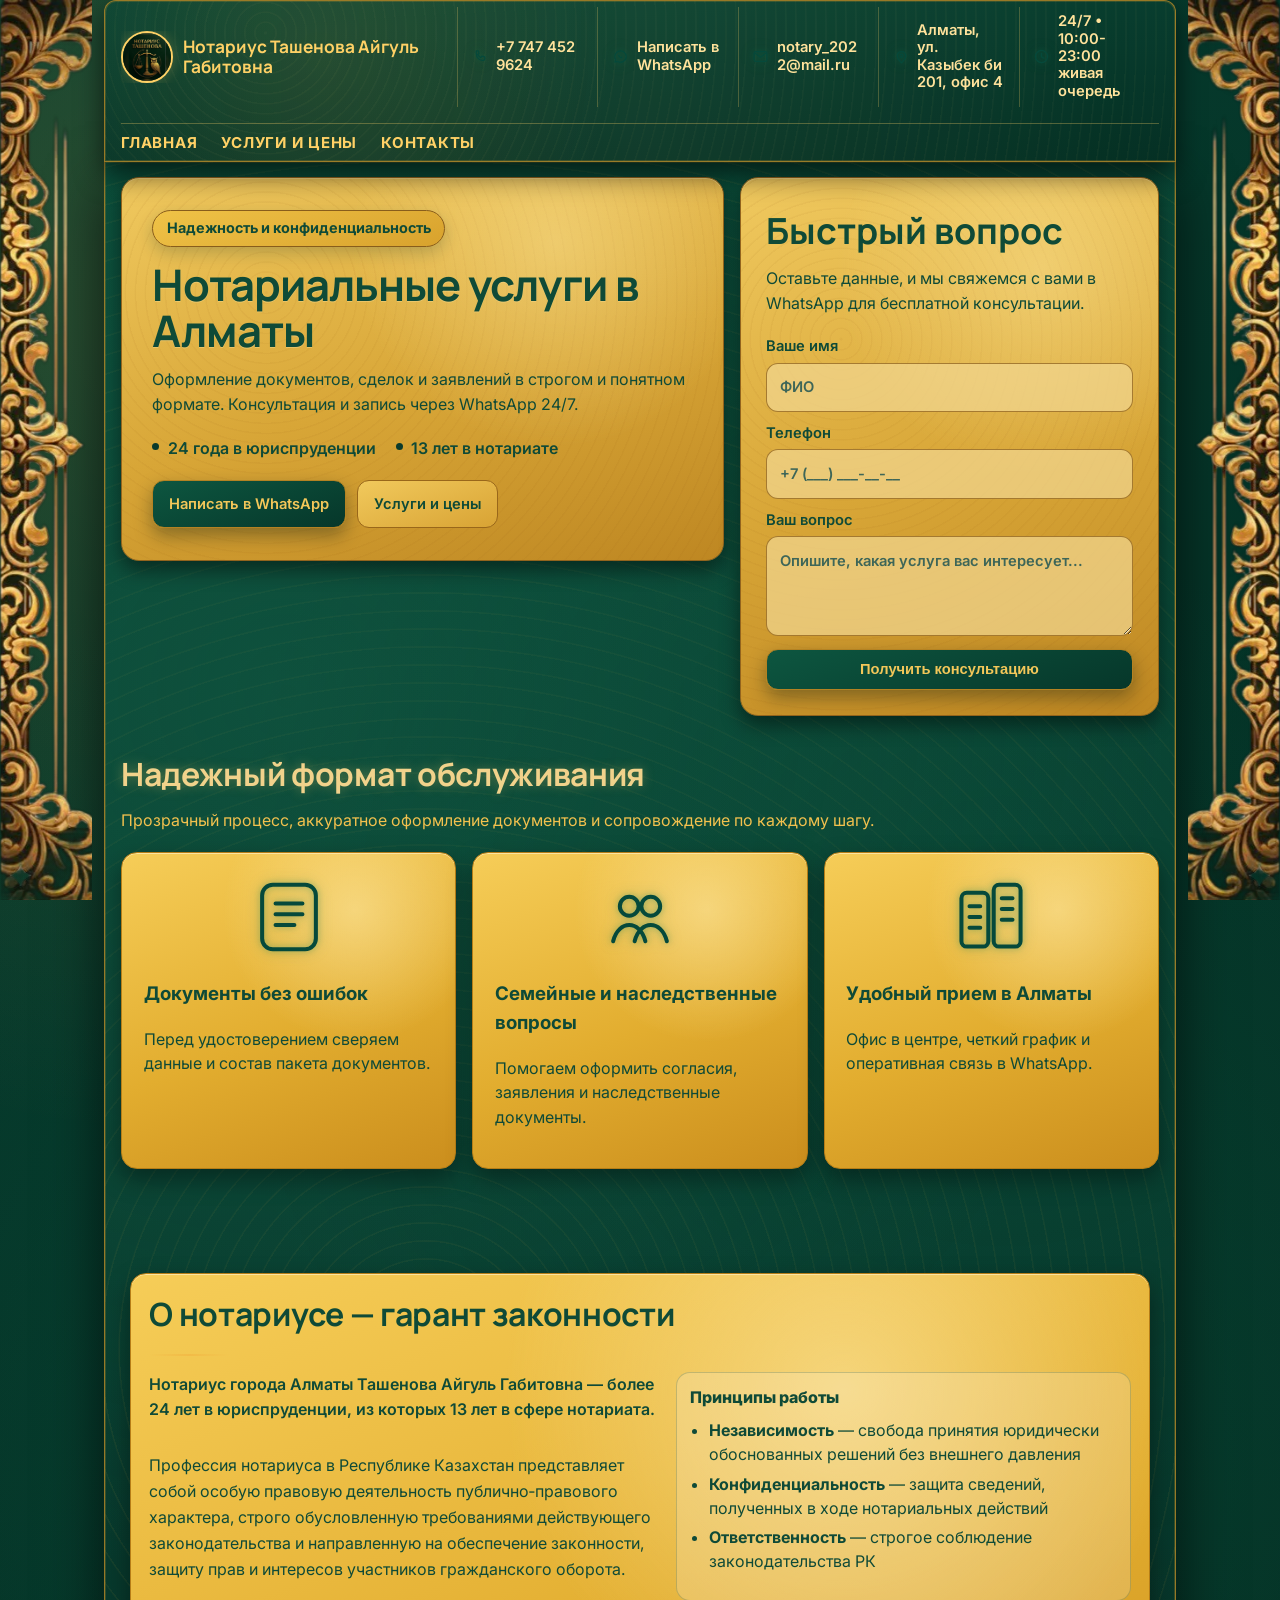
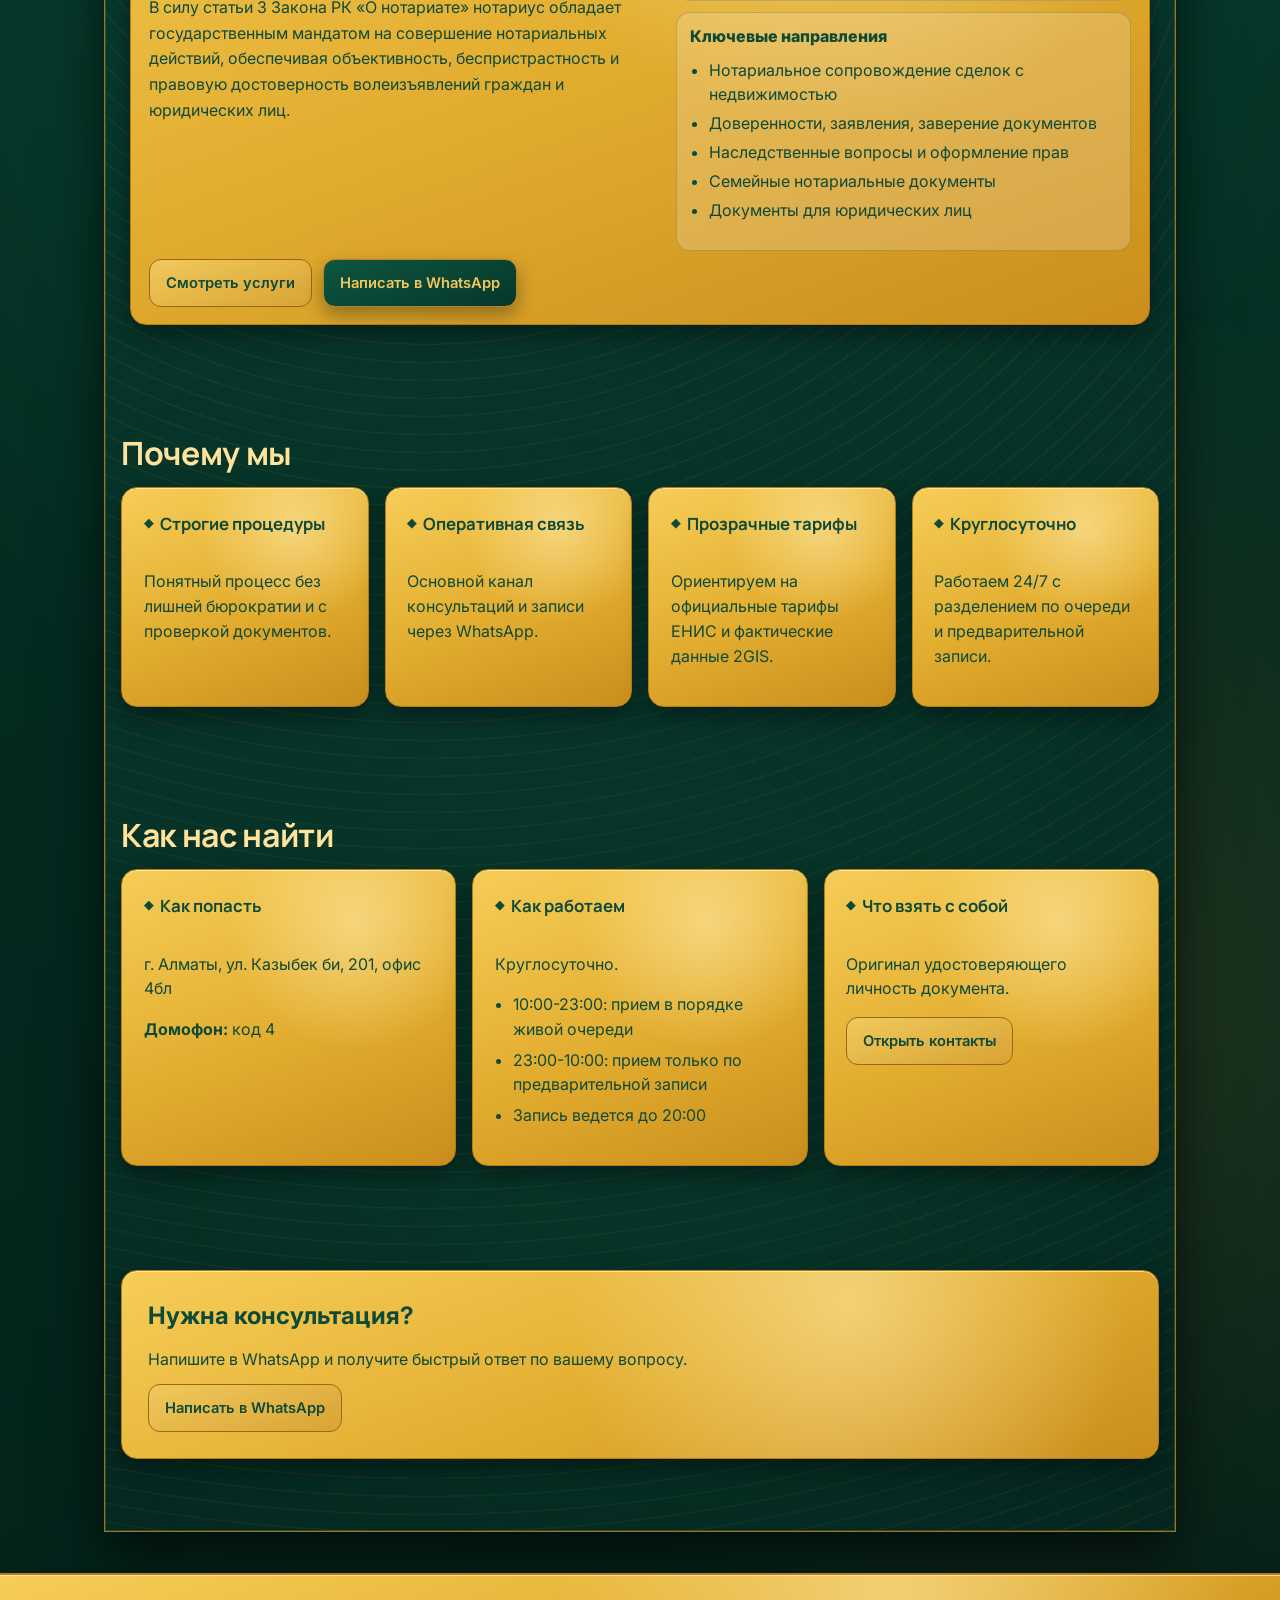
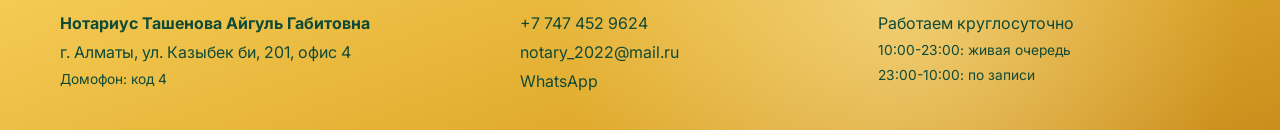
<file: Aigul_project_updated/Aigul project/index.html>
﻿<!doctype html>
<html lang="ru">
<head>
  <meta charset="UTF-8" />
  <meta name="viewport" content="width=device-width, initial-scale=1.0" />
  <title>Нотариус Ташенова Айгуль Габитовна | Нотариальные услуги в Алматы</title>
  <meta name="description" content="Нотариальные услуги в Алматы: доверенности, наследство, сделки, заявления. Связь и запись через WhatsApp." />
  <link rel="preconnect" href="https://fonts.googleapis.com" />
  <link rel="preconnect" href="https://fonts.gstatic.com" crossorigin />
  <link href="https://fonts.googleapis.com/css2?family=Inter:wght@400;500;600;700&family=Manrope:wght@600;700;800&display=swap" rel="stylesheet" />
  <link rel="stylesheet" href="css/style.css" />
  <script type="application/ld+json">
  {
    "@context": "https://schema.org",
    "@type": "Notary",
    "name": "Нотариус Ташенова Айгуль Габитовна",
    "address": {
      "@type": "PostalAddress",
      "streetAddress": "ул. Казыбек би, 201, офис 4",
      "addressLocality": "Алматы",
      "addressCountry": "KZ"
    },
    "telephone": "+77474529624",
    "email": "notary_2022@mail.ru",
    "url": "[Заменить домен]"
  }
  </script>
</head>
<body class="home-reference home-index">
  <div class="topbar">
    <div class="container topbar__inner">
      <a class="topbar__brand" href="index.html">
        <img class="topbar__avatar" src="assets/topbar-avatar.jpeg" alt="Логотип нотариуса" />
        <span class="topbar__brand-text">Нотариус Ташенова Айгуль Габитовна</span>
      </a>
      <div class="topbar__items">
        <a class="topbar__item" href="tel:+77474529624">
          <img class="topbar__icon" src="assets/icons/contact-phone.svg" alt="" aria-hidden="true" />
          <span class="topbar__meta"><span class="topbar__value">+7 747 452 9624</span></span>
        </a>
        <a class="topbar__item" href="https://wa.me/77474529624">
          <img class="topbar__icon" src="assets/icons/contact-wa.svg" alt="" aria-hidden="true" />
          <span class="topbar__meta"><span class="topbar__value">Написать в WhatsApp</span></span>
        </a>
        <a class="topbar__item" href="mailto:notary_2022@mail.ru">
          <img class="topbar__icon" src="assets/icons/contact-mail.svg" alt="" aria-hidden="true" />
          <span class="topbar__meta"><span class="topbar__value">notary_2022@mail.ru</span></span>
        </a>
        <a class="topbar__item" href="https://2gis.kz/almaty/geo/70000001065609643" target="_blank" rel="noopener noreferrer">
          <img class="topbar__icon" src="assets/icons/contact-loc.svg" alt="" aria-hidden="true" />
          <span class="topbar__meta"><span class="topbar__value">Алматы, ул. Казыбек би 201, офис 4</span></span>
        </a>
        <div class="topbar__item">
          <img class="topbar__icon" src="assets/icons/contact-time.svg" alt="" aria-hidden="true" />
          <span class="topbar__meta"><span class="topbar__value">24/7 • 10:00-23:00 живая очередь</span></span>
        </div>
      </div>
      <nav class="topbar__nav" aria-label="Навигация сайта">
        <a href="index.html">Главная</a>
        <a href="services.html">Услуги и цены</a>
        <a href="contacts.html">Контакты</a>
      </nav>
    </div>
  </div>
<main>
    <section class="hero">
      <div class="container hero-wrap">
        <div class="hero-card hero-lead reveal">
          <span class="hero-eyebrow">Надежность и конфиденциальность</span>
          <h1>Нотариальные услуги в Алматы</h1>
          <p>Оформление документов, сделок и заявлений в строгом и понятном формате. Консультация и запись через WhatsApp 24/7.</p>
          <ul class="hero-facts" aria-label="Ключевые показатели">
            <li>24 года в юриспруденции</li>
            <li>13 лет в нотариате</li>
          </ul>
          <div class="actions">
            <a class="btn btn-primary" href="https://wa.me/77474529624" data-wa-message="Здравствуйте, Айгуль Габитовна. Меня зовут [Заменить]. Нахожусь в Алматы. Вопрос: [Заменить]">Написать в WhatsApp</a>
            <a class="btn btn-secondary" href="services.html">Услуги и цены</a>
          </div>
        </div>
        <div class="hero-card hero-quick reveal delay-1">
          <h2>Быстрый вопрос</h2>
          <p>Оставьте данные, и мы свяжемся с вами в WhatsApp для бесплатной консультации.</p>
          <form id="consultationForm" class="consult-form">
            <label>Ваше имя
              <input type="text" name="name" placeholder="ФИО" required />
            </label>
            <label>Телефон
              <input type="tel" name="phone" placeholder="+7 (___) ___-__-__" required />
            </label>
            <label>Ваш вопрос
              <textarea name="message" placeholder="Опишите, какая услуга вас интересует..." required></textarea>
            </label>
            <button class="btn btn-primary" type="submit">Получить консультацию</button>
          </form>
        </div>
      </div>
    </section>

    <section class="home-trust-section">
      <div class="container">
        <h2 class="section-title">Надежный формат обслуживания</h2>
        <p class="section-subtitle">Прозрачный процесс, аккуратное оформление документов и сопровождение по каждому шагу.</p>
        <div class="image-grid">
          <article class="card glass-card image-card reveal">
            <img class="feature-icon" src="assets/icons/docs.svg" alt="Иконка документов" loading="lazy" />
            <h3>Документы без ошибок</h3>
            <p>Перед удостоверением сверяем данные и состав пакета документов.</p>
          </article>
          <article class="card glass-card image-card reveal delay-1">
            <img class="feature-icon" src="assets/icons/family.svg" alt="Иконка семейных вопросов" loading="lazy" />
            <h3>Семейные и наследственные вопросы</h3>
            <p>Помогаем оформить согласия, заявления и наследственные документы.</p>
          </article>
          <article class="card glass-card image-card reveal delay-2">
            <img class="feature-icon" src="assets/icons/office.svg" alt="Иконка нотариального офиса" loading="lazy" />
            <h3>Удобный прием в Алматы</h3>
            <p>Офис в центре, четкий график и оперативная связь в WhatsApp.</p>
          </article>
        </div>
      </div>
    </section>

    <section id="about">
      <div class="container">
        <div class="card glass-card reveal about-card">
          <h2 class="section-title">О нотариусе — гарант законности</h2>
          <div class="gold-divider"></div>
          <div class="about-layout">
            <div class="about-main">
              <p class="section-subtitle about-lead">Нотариус города Алматы Ташенова Айгуль Габитовна — более 24 лет в юриспруденции, из которых 13 лет в сфере нотариата.</p>
              <div class="about-text-block">
                <p>Профессия нотариуса в Республике Казахстан представляет собой особую правовую деятельность публично‑правового характера, строго обусловленную требованиями действующего законодательства и направленную на обеспечение законности, защиту прав и интересов участников гражданского оборота.</p>
                <p>В силу статьи 3 Закона РК «О нотариате» нотариус обладает государственным мандатом на совершение нотариальных действий, обеспечивая объективность, беспристрастность и правовую достоверность волеизъявлений граждан и юридических лиц.</p>
              </div>
            </div>
            <aside class="about-side" aria-label="Принципы и направления работы">
              <div class="about-mini">
                <h4>Принципы работы</h4>
                <ul class="about-list about-pillars">
                  <li><strong>Независимость</strong> — свобода принятия юридически обоснованных решений без внешнего давления</li>
                  <li><strong>Конфиденциальность</strong> — защита сведений, полученных в ходе нотариальных действий</li>
                  <li><strong>Ответственность</strong> — строгое соблюдение законодательства РК</li>
                </ul>
              </div>
              <div class="about-mini">
                <h4>Ключевые направления</h4>
                <ul class="about-list about-services">
                  <li>Нотариальное сопровождение сделок с недвижимостью</li>
                  <li>Доверенности, заявления, заверение документов</li>
                  <li>Наследственные вопросы и оформление прав</li>
                  <li>Семейные нотариальные документы</li>
                  <li>Документы для юридических лиц</li>
                </ul>
              </div>
            </aside>
          </div>
          <div class="actions">
            <a class="btn btn-secondary" href="services.html">Смотреть услуги</a>
            <a class="btn btn-primary" href="https://wa.me/77474529624" data-wa-message="Здравствуйте, Айгуль Габитовна. Меня зовут [Заменить]. Нахожусь в Алматы. Вопрос: консультация по услуге">Написать в WhatsApp</a>
          </div>
        </div>
      </div>
    </section>

    <section>
      <div class="container">
        <h2 class="section-title">Почему мы</h2>
        <div class="why-grid">
          <article class="card glass-card why-card reveal"><h3>Строгие процедуры</h3><p>Понятный процесс без лишней бюрократии и с проверкой документов.</p></article>
          <article class="card glass-card why-card reveal delay-1"><h3>Оперативная связь</h3><p>Основной канал консультаций и записи через WhatsApp.</p></article>
          <article class="card glass-card why-card reveal delay-2"><h3>Прозрачные тарифы</h3><p>Ориентируем на официальные тарифы ЕНИС и фактические данные 2GIS.</p></article>
          <article class="card glass-card why-card reveal delay-3"><h3>Круглосуточно</h3><p>Работаем 24/7 с разделением по очереди и предварительной записи.</p></article>
        </div>
      </div>
    </section>

    <section>
      <div class="container">
        <h2 class="section-title">Как нас найти</h2>
        <div class="find-grid">
          <article class="card glass-card find-card reveal">
            <h3>Как попасть</h3>
            <p>г. Алматы, ул. Казыбек би, 201, офис 4бл</p>
            <p><strong>Домофон:</strong> код 4</p>
          </article>
          <article class="card glass-card find-card reveal delay-1">
            <h3>Как работаем</h3>
            <p>Круглосуточно.</p>
            <ul class="simple-list">
              <li>10:00-23:00: прием в порядке живой очереди</li>
              <li>23:00-10:00: прием только по предварительной записи</li>
              <li>Запись ведется до 20:00</li>
            </ul>
          </article>
          <article class="card glass-card find-card reveal delay-2">
            <h3>Что взять с собой</h3>
            <p>Оригинал удостоверяющего личность документа.</p>
            <a class="btn btn-secondary" href="contacts.html">Открыть контакты</a>
          </article>
        </div>
      </div>
    </section>

    <section>
      <div class="container">
        <div class="cta-band reveal">
          <h2>Нужна консультация?</h2>
          <p class="cta-band-note">Напишите в WhatsApp и получите быстрый ответ по вашему вопросу.</p>
          <a class="btn btn-light" href="https://wa.me/77474529624" data-wa-message="Здравствуйте, Айгуль Габитовна. Меня зовут [Заменить]. Нахожусь в Алматы. Вопрос: [Заменить]">Написать в WhatsApp</a>
        </div>
      </div>
    </section>
  </main>

  <footer class="site-footer">
    <div class="container footer-grid">
      <div>
        <p><strong>Нотариус Ташенова Айгуль Габитовна</strong></p>
        <p>г. Алматы, ул. Казыбек би, 201, офис 4</p>
        <p class="small-muted">Домофон: код 4</p>
      </div>
      <div>
        <p><a href="tel:+77474529624">+7 747 452 9624</a></p>
        <p><a href="mailto:notary_2022@mail.ru">notary_2022@mail.ru</a></p>
        <p><a href="https://wa.me/77474529624">WhatsApp</a></p>
      </div>
      <div>
        <p>Работаем круглосуточно</p>
        <p class="small-muted">10:00-23:00: живая очередь</p>
        <p class="small-muted">23:00-10:00: по записи</p>
      </div>
    </div>
  </footer>

  <script src="js/script.js"></script>
</body>
</html>
</file>
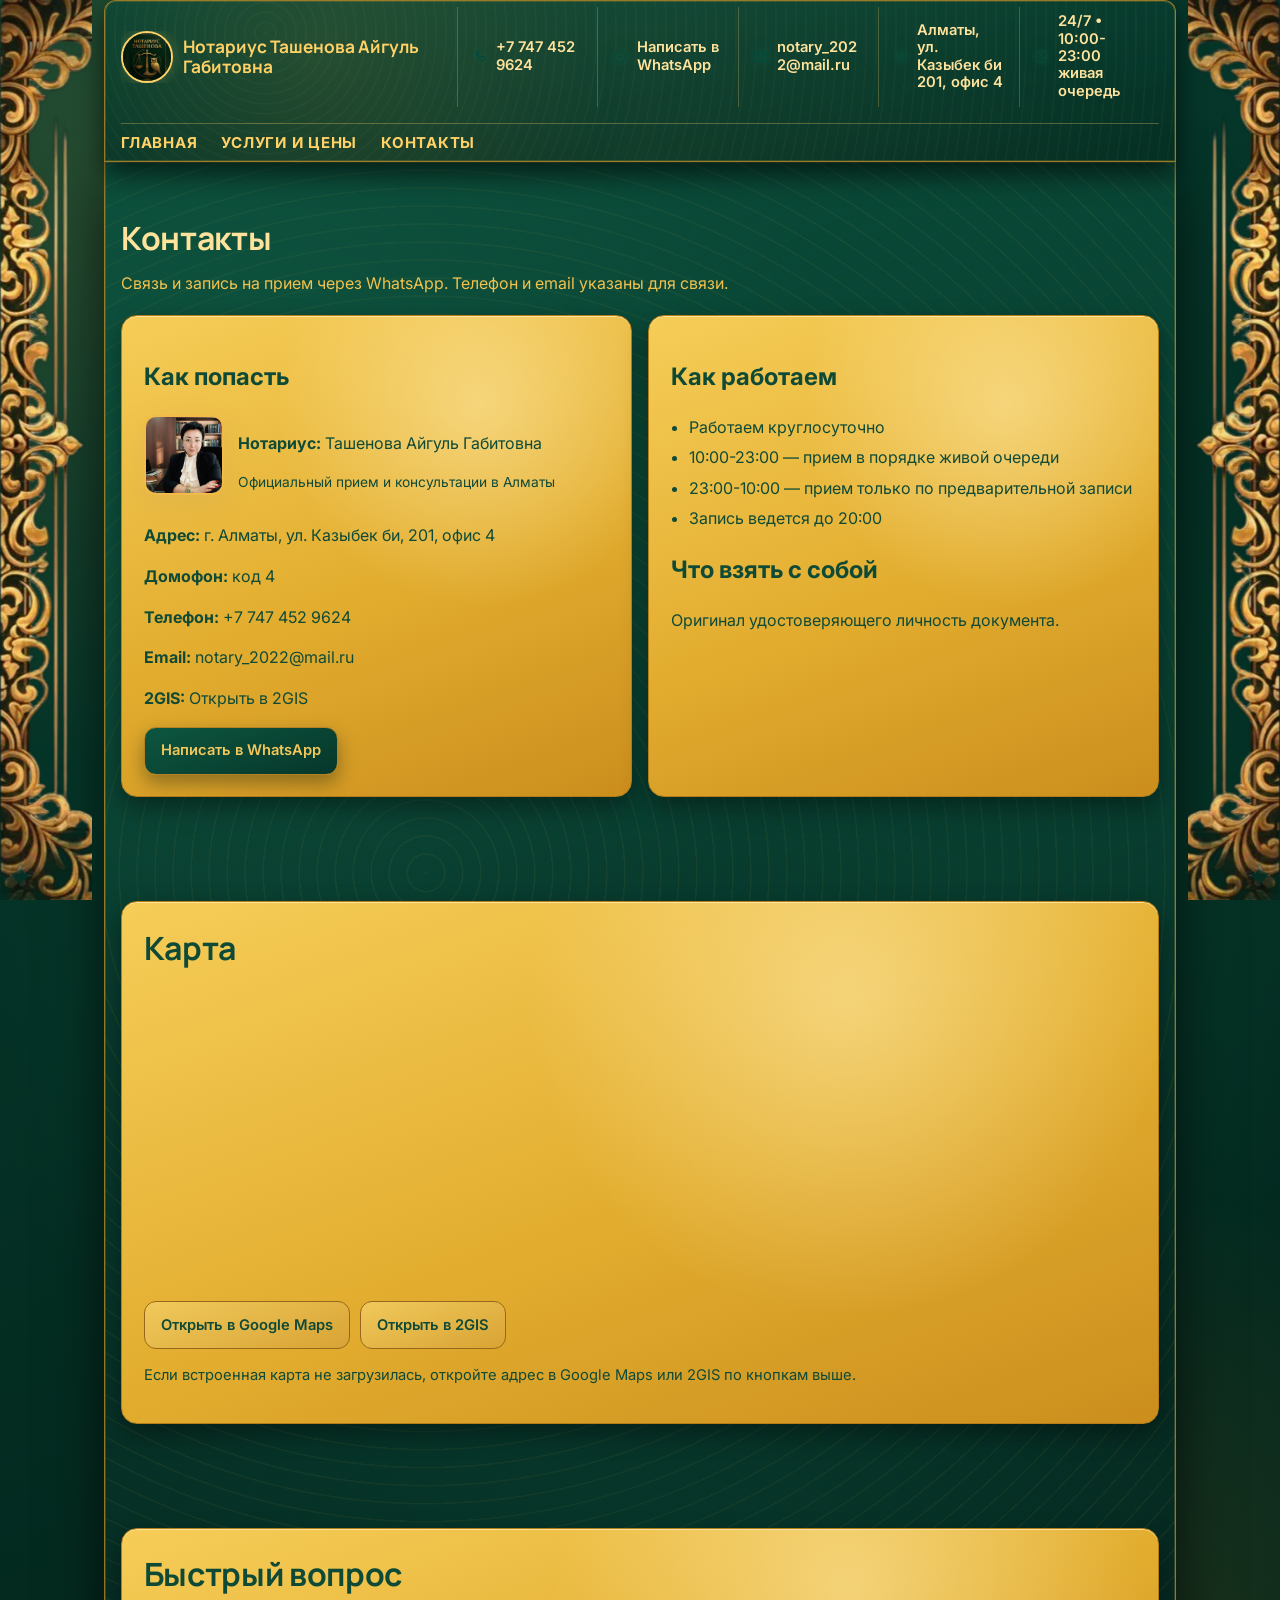
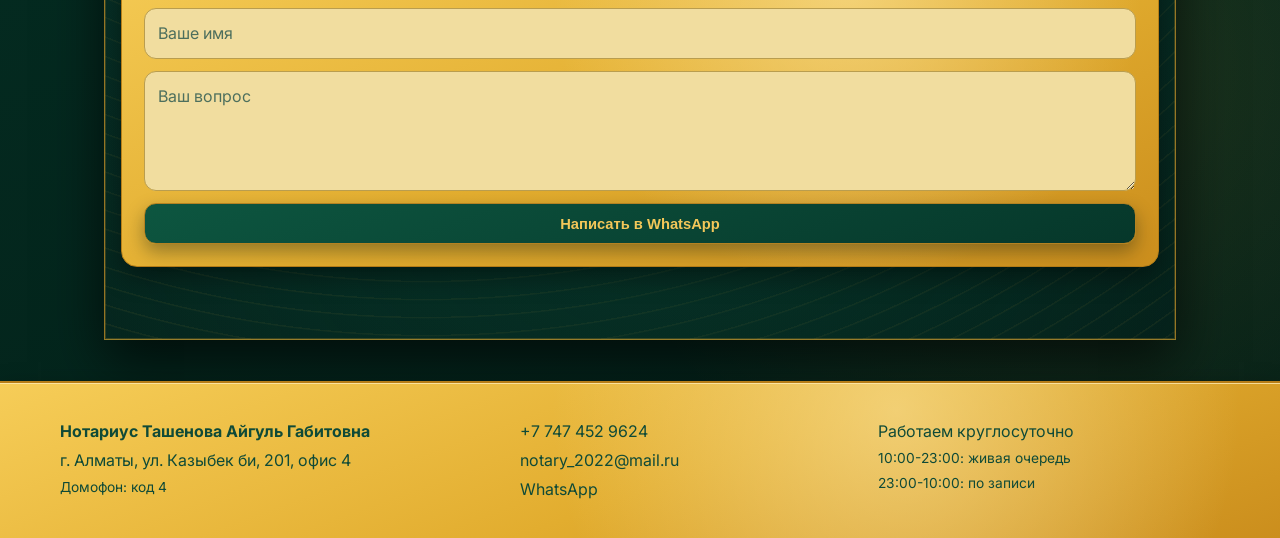
<file: Aigul_project_updated/Aigul project/contacts.html>
﻿<!doctype html>
<html lang="ru">
<head>
  <meta charset="UTF-8" />
  <meta name="viewport" content="width=device-width, initial-scale=1.0" />
  <title>Контакты | Нотариус Ташенова Айгуль Габитовна</title>
  <meta name="description" content="Контакты нотариуса в Алматы: адрес, график, домофон, телефон, email и WhatsApp." />
  <link rel="preconnect" href="https://fonts.googleapis.com" />
  <link rel="preconnect" href="https://fonts.gstatic.com" crossorigin />
  <link href="https://fonts.googleapis.com/css2?family=Inter:wght@400;500;600;700&family=Manrope:wght@600;700;800&display=swap" rel="stylesheet" />
  <link rel="stylesheet" href="css/style.css" />
  <script type="application/ld+json">
  {
    "@context": "https://schema.org",
    "@type": "LocalBusiness",
    "name": "Нотариус Ташенова Айгуль Габитовна",
    "telephone": "+77474529624",
    "email": "notary_2022@mail.ru",
    "address": {
      "@type": "PostalAddress",
      "streetAddress": "ул. Казыбек би, 201, офис 4",
      "addressLocality": "Алматы",
      "addressCountry": "KZ"
    },
    "openingHours": "Mo-Su 00:00-24:00"
  }
  </script>
  <link rel="icon" type="image/jpeg" href="assets/photo_2026-02-24 18.19.04.jpeg" />
</head>
<body class="home-reference">
<div class="topbar">
    <div class="container topbar__inner">
      <a class="topbar__brand" href="index.html">
        <img class="topbar__avatar" src="assets/topbar-avatar.jpeg" alt="Логотип нотариуса" />
        <span class="topbar__brand-text">Нотариус Ташенова Айгуль Габитовна</span>
      </a>
      <div class="topbar__items">
        <a class="topbar__item" href="tel:+77474529624">
          <img class="topbar__icon" src="assets/icons/contact-phone.svg" alt="" aria-hidden="true" />
          <span class="topbar__meta"><span class="topbar__value">+7 747 452 9624</span></span>
        </a>
        <a class="topbar__item" href="https://wa.me/77474529624">
          <img class="topbar__icon" src="assets/icons/contact-wa.svg" alt="" aria-hidden="true" />
          <span class="topbar__meta"><span class="topbar__value">Написать в WhatsApp</span></span>
        </a>
        <a class="topbar__item" href="mailto:notary_2022@mail.ru">
          <img class="topbar__icon" src="assets/icons/contact-mail.svg" alt="" aria-hidden="true" />
          <span class="topbar__meta"><span class="topbar__value">notary_2022@mail.ru</span></span>
        </a>
        <a class="topbar__item" href="https://2gis.kz/almaty/geo/70000001065609643" target="_blank" rel="noopener noreferrer">
          <img class="topbar__icon" src="assets/icons/contact-loc.svg" alt="" aria-hidden="true" />
          <span class="topbar__meta"><span class="topbar__value">Алматы, ул. Казыбек би 201, офис 4</span></span>
        </a>
        <div class="topbar__item">
          <img class="topbar__icon" src="assets/icons/contact-time.svg" alt="" aria-hidden="true" />
          <span class="topbar__meta"><span class="topbar__value">24/7 • 10:00-23:00 живая очередь</span></span>
        </div>
      </div>
      <nav class="topbar__nav" aria-label="Навигация сайта">
        <a href="index.html">Главная</a>
        <a href="services.html">Услуги и цены</a>
        <a href="contacts.html">Контакты</a>
      </nav>
    </div>
  </div>
<main>
    <section>
      <div class="container">
        <h1 class="section-title">Контакты</h1>
        <p class="section-subtitle">Связь и запись на прием через WhatsApp. Телефон и email указаны для связи.</p>
        <div class="contact-grid">
          <article class="card glass-card reveal">
            <h2 style="color:var(--gold-light);">Как попасть</h2>
            <div class="contact-profile">
              <img class="official-photo" src="assets/photo-aigul.jpg" alt="Нотариус Ташенова Айгуль Габитовна" loading="lazy" />
              <div>
                <p><strong style="color:var(--gold-light);">Нотариус:</strong> Ташенова Айгуль Габитовна</p>
                <p class="small-muted">Официальный прием и консультации в Алматы</p>
              </div>
            </div>
            <p><strong style="color:var(--gold-light);">Адрес:</strong> г. Алматы, ул. Казыбек би, 201, офис 4</p>
            <p><strong style="color:var(--gold-light);">Домофон:</strong> код 4</p>
            <p><strong style="color:var(--gold-light);">Телефон:</strong> <a href="tel:+77474529624">+7 747 452 9624</a></p>
            <p><strong style="color:var(--gold-light);">Email:</strong> <a href="mailto:notary_2022@mail.ru">notary_2022@mail.ru</a></p>
            <p><strong style="color:var(--gold-light);">2GIS:</strong> <a href="https://2gis.kz/almaty/geo/70000001065609643" target="_blank" rel="noopener noreferrer">Открыть в 2GIS</a></p>
            <a class="btn btn-primary" href="https://wa.me/77474529624" data-wa-message="Здравствуйте, Айгуль Габитовна. Меня зовут [Заменить]. Нахожусь в Алматы. Вопрос: запись на прием">Написать в WhatsApp</a>
          </article>

          <article class="card glass-card reveal delay-1">
            <h2 style="color:var(--gold-light);">Как работаем</h2>
            <ul class="simple-list">
              <li>Работаем круглосуточно</li>
              <li>10:00-23:00 — прием в порядке живой очереди</li>
              <li>23:00-10:00 — прием только по предварительной записи</li>
              <li>Запись ведется до 20:00</li>
            </ul>
            <h2 style="color:var(--gold-light);">Что взять с собой</h2>
            <p>Оригинал удостоверяющего личность документа.</p>
          </article>
        </div>
      </div>
    </section>

    <section>
      <div class="container">
        <div class="card glass-card map-card reveal">
          <h2 class="section-title">Карта</h2>
          <iframe title="Карта проезда" src="https://www.google.com/maps?q=%D0%90%D0%BB%D0%BC%D0%B0%D1%82%D1%8B,%20%D1%83%D0%BB.%20%D0%9A%D0%B0%D0%B7%D1%8B%D0%B1%D0%B5%D0%BA%20%D0%B1%D0%B8%20201,%20%D0%BE%D1%84%D0%B8%D1%81%204&output=embed" loading="lazy" referrerpolicy="no-referrer-when-downgrade"></iframe>
          <div class="actions" style="margin-top: .8rem;">
            <a class="btn btn-secondary" href="https://maps.google.com/?q=%D0%90%D0%BB%D0%BC%D0%B0%D1%82%D1%8B,%20%D1%83%D0%BB.%20%D0%9A%D0%B0%D0%B7%D1%8B%D0%B1%D0%B5%D0%BA%20%D0%B1%D0%B8%20201,%20%D0%BE%D1%84%D0%B8%D1%81%204" target="_blank" rel="noopener noreferrer">Открыть в Google Maps</a>
            <a class="btn btn-secondary" href="https://2gis.kz/almaty/geo/70000001065609643" target="_blank" rel="noopener noreferrer">Открыть в 2GIS</a>
          </div>
          <p class="notice">Если встроенная карта не загрузилась, откройте адрес в Google Maps или 2GIS по кнопкам выше.</p>
        </div>
      </div>
    </section>

    <section>
      <div class="container">
        <div class="card glass-card reveal">
          <h2 class="section-title">Быстрый вопрос</h2>
          <form id="contactQuestionForm" class="contact-form">
            <input name="name" placeholder="Ваше имя" required />
            <textarea name="message" placeholder="Ваш вопрос" required></textarea>
            <button class="btn btn-primary" type="submit">Написать в WhatsApp</button>
          </form>
        </div>
      </div>
    </section>
  </main>

  <footer class="site-footer">
    <div class="container footer-grid">
      <div><p><strong>Нотариус Ташенова Айгуль Габитовна</strong></p><p>г. Алматы, ул. Казыбек би, 201, офис 4</p><p class="small-muted">Домофон: код 4</p></div>
      <div><p><a href="tel:+77474529624">+7 747 452 9624</a></p><p><a href="mailto:notary_2022@mail.ru">notary_2022@mail.ru</a></p><p><a href="https://wa.me/77474529624">WhatsApp</a></p></div>
      <div><p>Работаем круглосуточно</p><p class="small-muted">10:00-23:00: живая очередь</p><p class="small-muted">23:00-10:00: по записи</p></div>
    </div>
  </footer>

  <script src="js/script.js"></script>
</body>
</html>
</file>
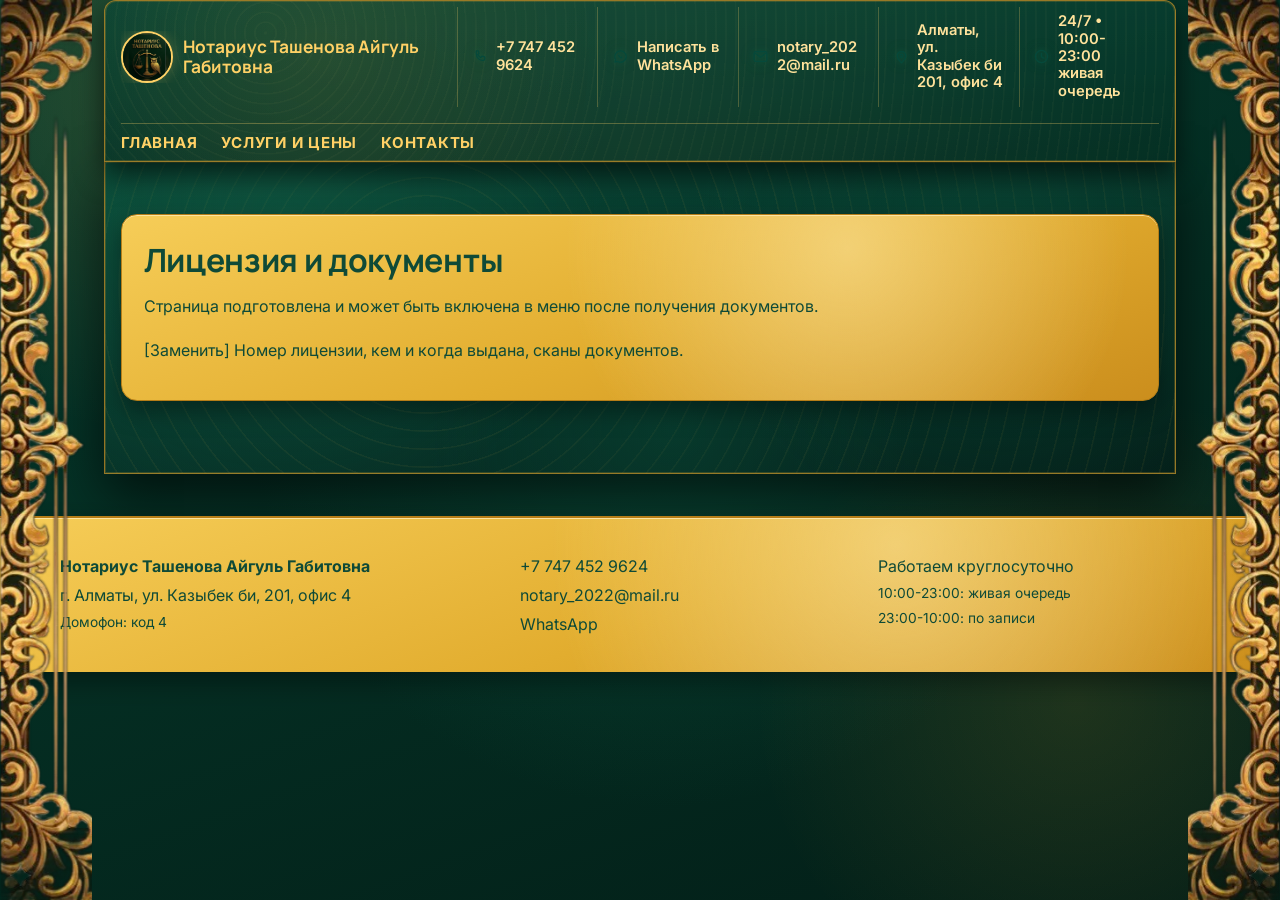
<file: Aigul_project_updated/Aigul project/license.html>
﻿<!doctype html>
<html lang="ru">
<head>
  <meta charset="UTF-8" />
  <meta name="viewport" content="width=device-width, initial-scale=1.0" />
  <title>Лицензия и документы | Нотариус Ташенова Айгуль Габитовна</title>
  <meta name="description" content="Лицензия и документы нотариуса. Страница публикуется после предоставления данных." />
  <link rel="preconnect" href="https://fonts.googleapis.com" />
  <link rel="preconnect" href="https://fonts.gstatic.com" crossorigin />
  <link href="https://fonts.googleapis.com/css2?family=Inter:wght@400;500;600;700&family=Manrope:wght@600;700;800&display=swap" rel="stylesheet" />
  <link rel="stylesheet" href="css/style.css" />
  <link rel="icon" type="image/jpeg" href="assets/photo_2026-02-24 18.19.04.jpeg" />
</head>
<body class="home-reference">
<div class="topbar">
    <div class="container topbar__inner">
      <a class="topbar__brand" href="index.html">
        <img class="topbar__avatar" src="assets/topbar-avatar.jpeg" alt="Логотип нотариуса" />
        <span class="topbar__brand-text">Нотариус Ташенова Айгуль Габитовна</span>
      </a>
      <div class="topbar__items">
        <a class="topbar__item" href="tel:+77474529624">
          <img class="topbar__icon" src="assets/icons/contact-phone.svg" alt="" aria-hidden="true" />
          <span class="topbar__meta"><span class="topbar__value">+7 747 452 9624</span></span>
        </a>
        <a class="topbar__item" href="https://wa.me/77474529624">
          <img class="topbar__icon" src="assets/icons/contact-wa.svg" alt="" aria-hidden="true" />
          <span class="topbar__meta"><span class="topbar__value">Написать в WhatsApp</span></span>
        </a>
        <a class="topbar__item" href="mailto:notary_2022@mail.ru">
          <img class="topbar__icon" src="assets/icons/contact-mail.svg" alt="" aria-hidden="true" />
          <span class="topbar__meta"><span class="topbar__value">notary_2022@mail.ru</span></span>
        </a>
        <a class="topbar__item" href="https://2gis.kz/almaty/geo/70000001065609643" target="_blank" rel="noopener noreferrer">
          <img class="topbar__icon" src="assets/icons/contact-loc.svg" alt="" aria-hidden="true" />
          <span class="topbar__meta"><span class="topbar__value">Алматы, ул. Казыбек би 201, офис 4</span></span>
        </a>
        <div class="topbar__item">
          <img class="topbar__icon" src="assets/icons/contact-time.svg" alt="" aria-hidden="true" />
          <span class="topbar__meta"><span class="topbar__value">24/7 • 10:00-23:00 живая очередь</span></span>
        </div>
      </div>
      <nav class="topbar__nav" aria-label="Навигация сайта">
        <a href="index.html">Главная</a>
        <a href="services.html">Услуги и цены</a>
        <a href="contacts.html">Контакты</a>
      </nav>
    </div>
  </div>
<main>
    <section>
      <div class="container">
        <div class="card">
          <h1 class="section-title">Лицензия и документы</h1>
          <p class="section-subtitle">Страница подготовлена и может быть включена в меню после получения документов.</p>
          <p>[Заменить] Номер лицензии, кем и когда выдана, сканы документов.</p>
        </div>
      </div>
    </section>
  </main>

  <footer class="site-footer">
    <div class="container footer-grid">
      <div><p><strong>Нотариус Ташенова Айгуль Габитовна</strong></p><p>г. Алматы, ул. Казыбек би, 201, офис 4</p><p class="small-muted">Домофон: код 4</p></div>
      <div><p><a href="tel:+77474529624">+7 747 452 9624</a></p><p><a href="mailto:notary_2022@mail.ru">notary_2022@mail.ru</a></p><p><a href="https://wa.me/77474529624">WhatsApp</a></p></div>
      <div><p>Работаем круглосуточно</p><p class="small-muted">10:00-23:00: живая очередь</p><p class="small-muted">23:00-10:00: по записи</p></div>
    </div>
  </footer>

  <script src="js/script.js"></script>
</body>
</html>
</file>
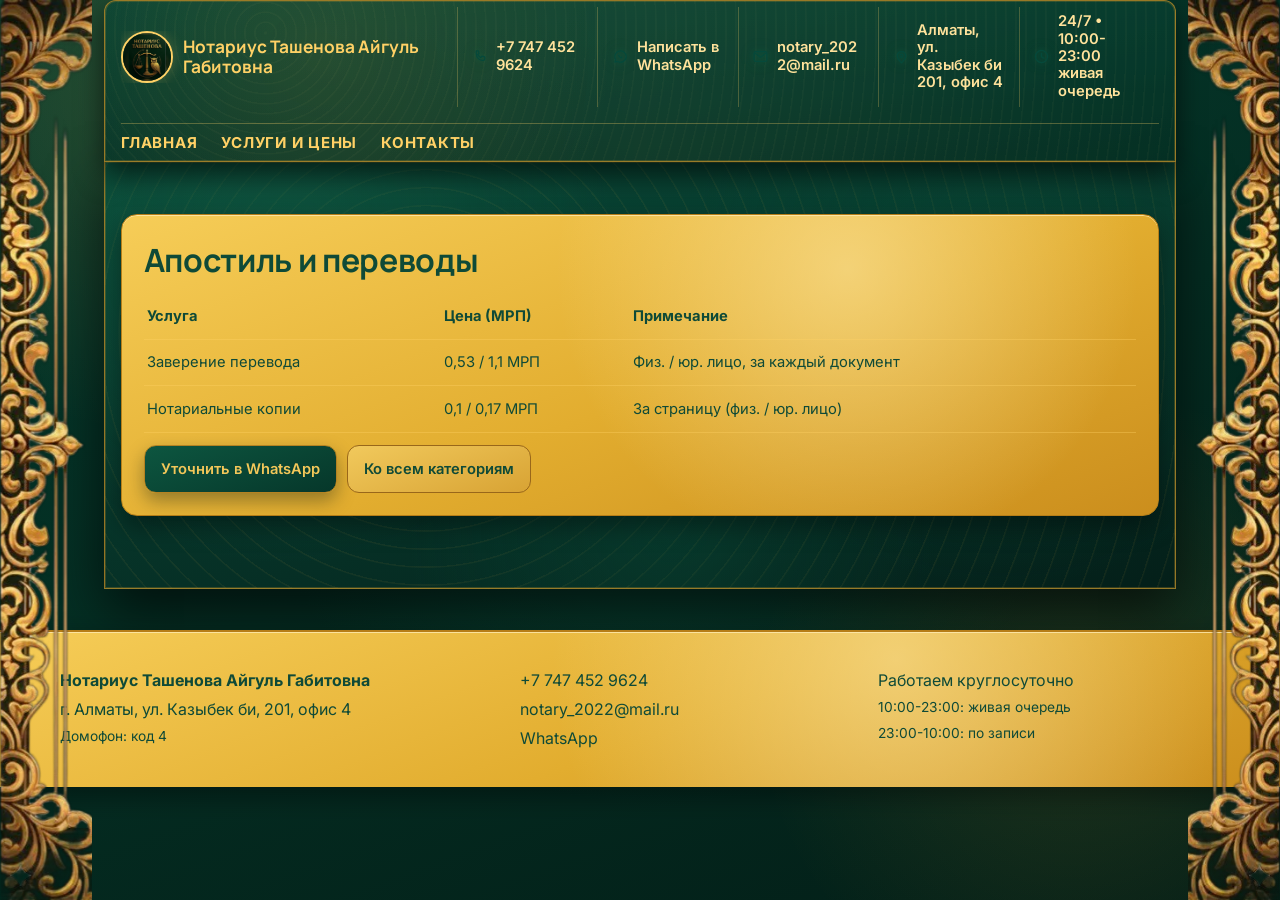
<file: Aigul_project_updated/Aigul project/service-apostille.html>
﻿<!doctype html><html lang="ru"><head><meta charset="UTF-8" /><meta name="viewport" content="width=device-width, initial-scale=1.0" /><title>Апостиль и переводы | Услуги нотариуса</title><link rel="preconnect" href="https://fonts.googleapis.com" /><link rel="preconnect" href="https://fonts.gstatic.com" crossorigin /><link href="https://fonts.googleapis.com/css2?family=Inter:wght@400;500;600;700&family=Manrope:wght@600;700;800&display=swap" rel="stylesheet" /><link rel="stylesheet" href="css/style.css" />  <link rel="icon" type="image/jpeg" href="assets/photo_2026-02-24 18.19.04.jpeg" />
</head><body class="home-reference">
<div class="topbar">
    <div class="container topbar__inner">
      <a class="topbar__brand" href="index.html">
        <img class="topbar__avatar" src="assets/topbar-avatar.jpeg" alt="Логотип нотариуса" />
        <span class="topbar__brand-text">Нотариус Ташенова Айгуль Габитовна</span>
      </a>
      <div class="topbar__items">
        <a class="topbar__item" href="tel:+77474529624">
          <img class="topbar__icon" src="assets/icons/contact-phone.svg" alt="" aria-hidden="true" />
          <span class="topbar__meta"><span class="topbar__value">+7 747 452 9624</span></span>
        </a>
        <a class="topbar__item" href="https://wa.me/77474529624" data-wa-message="Здравствуйте, Айгуль Габитовна. Меня зовут {Имя}. Нахожусь в Алматы. Вопрос: {Сообщение}">
          <img class="topbar__icon" src="assets/icons/contact-wa.svg" alt="" aria-hidden="true" />
          <span class="topbar__meta"><span class="topbar__value">Написать в WhatsApp</span></span>
        </a>
        <a class="topbar__item" href="mailto:notary_2022@mail.ru">
          <img class="topbar__icon" src="assets/icons/contact-mail.svg" alt="" aria-hidden="true" />
          <span class="topbar__meta"><span class="topbar__value">notary_2022@mail.ru</span></span>
        </a>
        <a class="topbar__item" href="https://2gis.kz/almaty/geo/70000001065609643" target="_blank" rel="noopener noreferrer">
          <img class="topbar__icon" src="assets/icons/contact-loc.svg" alt="" aria-hidden="true" />
          <span class="topbar__meta"><span class="topbar__value">Алматы, ул. Казыбек би 201, офис 4</span></span>
        </a>
        <div class="topbar__item">
          <img class="topbar__icon" src="assets/icons/contact-time.svg" alt="" aria-hidden="true" />
          <span class="topbar__meta"><span class="topbar__value">24/7 • 10:00-23:00 живая очередь</span></span>
        </div>
      </div>
      <nav class="topbar__nav" aria-label="Навигация сайта">
        <a href="index.html">Главная</a>
        <a href="services.html">Услуги и цены</a>
        <a href="contacts.html">Контакты</a>
      </nav>
    </div>
  </div>
<main><section><div class="container"><div class="card"><h1 class="section-title">Апостиль и переводы</h1><table class="service-table"><thead><tr><th>Услуга</th><th>Цена (МРП)</th><th>Примечание</th></tr></thead><tbody><tr><td>Заверение перевода</td><td>0,53 / 1,1 МРП</td><td>Физ. / юр. лицо, за каждый документ</td></tr><tr><td>Нотариальные копии</td><td>0,1 / 0,17 МРП</td><td>За страницу (физ. / юр. лицо)</td></tr></tbody></table><div class="actions" style="margin-top:.8rem;"><a class="btn btn-primary" href="https://wa.me/77474529624" data-wa-message="Здравствуйте, Айгуль Габитовна. Меня зовут [Заменить]. Нахожусь в Алматы. Вопрос по разделу: Апостиль и переводы">Уточнить в WhatsApp</a><a class="btn btn-light" href="services.html">Ко всем категориям</a></div></div></div></section></main><footer class="site-footer"><div class="container footer-grid"><div><p><strong>Нотариус Ташенова Айгуль Габитовна</strong></p><p>г. Алматы, ул. Казыбек би, 201, офис 4</p><p class="small-muted">Домофон: код 4</p></div><div><p><a href="tel:+77474529624">+7 747 452 9624</a></p><p><a href="mailto:notary_2022@mail.ru">notary_2022@mail.ru</a></p><p><a href="https://wa.me/77474529624">WhatsApp</a></p></div><div><p>Работаем круглосуточно</p><p class="small-muted">10:00-23:00: живая очередь</p><p class="small-muted">23:00-10:00: по записи</p></div></div></footer><script src="js/script.js"></script></body></html>
</file>
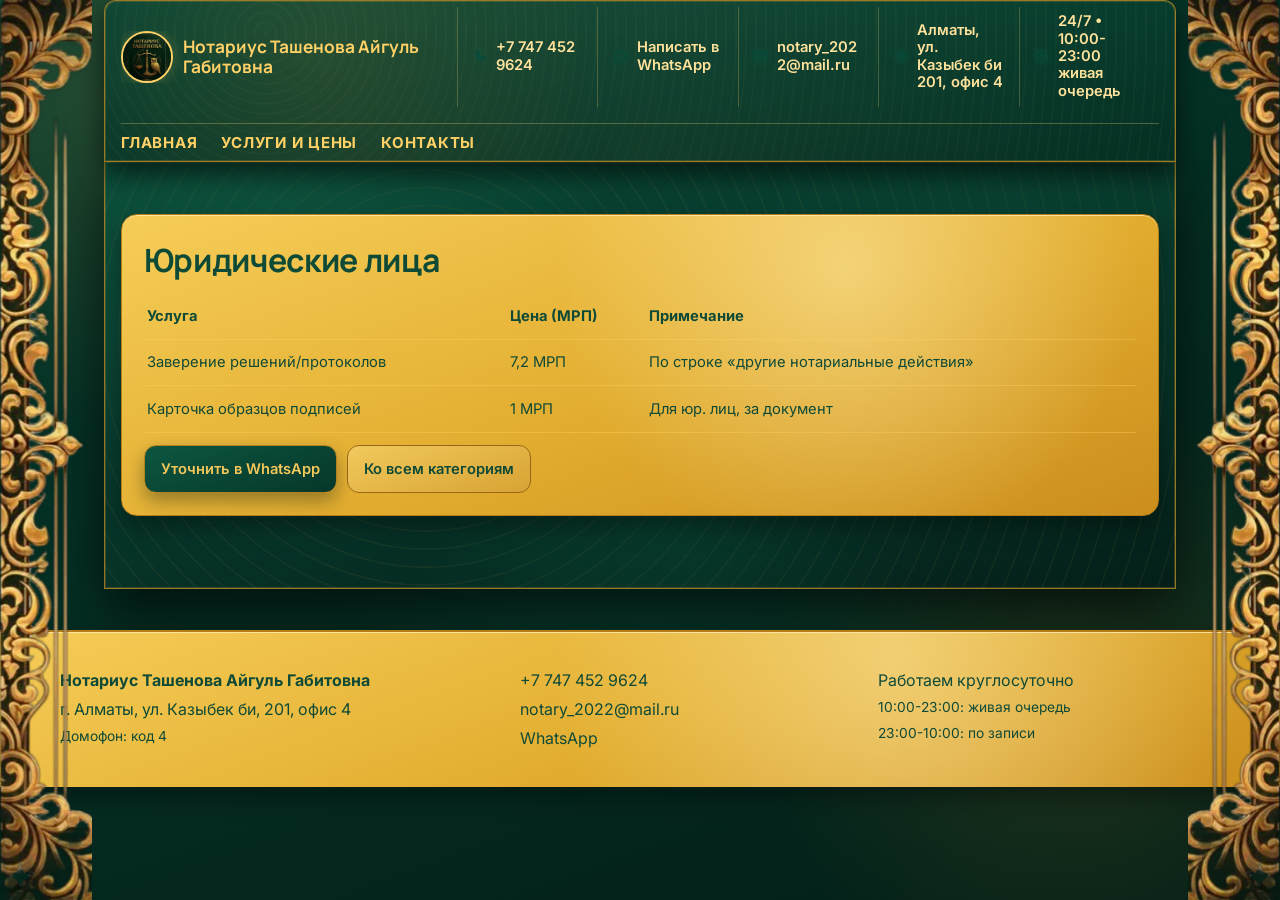
<file: Aigul_project_updated/Aigul project/service-business.html>
﻿<!doctype html><html lang="ru"><head><meta charset="UTF-8" /><meta name="viewport" content="width=device-width, initial-scale=1.0" /><title>Юридические лица | Услуги нотариуса</title><link rel="preconnect" href="https://fonts.googleapis.com" /><link rel="preconnect" href="https://fonts.gstatic.com" crossorigin /><link href="https://fonts.googleapis.com/css2?family=Inter:wght@400;500;600;700&family=Manrope:wght@600;700;800&display=swap" rel="stylesheet" /><link rel="stylesheet" href="css/style.css" />  <link rel="icon" type="image/jpeg" href="assets/photo_2026-02-24 18.19.04.jpeg" />
</head><body class="home-reference">
<div class="topbar">
    <div class="container topbar__inner">
      <a class="topbar__brand" href="index.html">
        <img class="topbar__avatar" src="assets/topbar-avatar.jpeg" alt="Логотип нотариуса" />
        <span class="topbar__brand-text">Нотариус Ташенова Айгуль Габитовна</span>
      </a>
      <div class="topbar__items">
        <a class="topbar__item" href="tel:+77474529624">
          <img class="topbar__icon" src="assets/icons/contact-phone.svg" alt="" aria-hidden="true" />
          <span class="topbar__meta"><span class="topbar__value">+7 747 452 9624</span></span>
        </a>
        <a class="topbar__item" href="https://wa.me/77474529624" data-wa-message="Здравствуйте, Айгуль Габитовна. Меня зовут {Имя}. Нахожусь в Алматы. Вопрос: {Сообщение}">
          <img class="topbar__icon" src="assets/icons/contact-wa.svg" alt="" aria-hidden="true" />
          <span class="topbar__meta"><span class="topbar__value">Написать в WhatsApp</span></span>
        </a>
        <a class="topbar__item" href="mailto:notary_2022@mail.ru">
          <img class="topbar__icon" src="assets/icons/contact-mail.svg" alt="" aria-hidden="true" />
          <span class="topbar__meta"><span class="topbar__value">notary_2022@mail.ru</span></span>
        </a>
        <a class="topbar__item" href="https://2gis.kz/almaty/geo/70000001065609643" target="_blank" rel="noopener noreferrer">
          <img class="topbar__icon" src="assets/icons/contact-loc.svg" alt="" aria-hidden="true" />
          <span class="topbar__meta"><span class="topbar__value">Алматы, ул. Казыбек би 201, офис 4</span></span>
        </a>
        <div class="topbar__item">
          <img class="topbar__icon" src="assets/icons/contact-time.svg" alt="" aria-hidden="true" />
          <span class="topbar__meta"><span class="topbar__value">24/7 • 10:00-23:00 живая очередь</span></span>
        </div>
      </div>
      <nav class="topbar__nav" aria-label="Навигация сайта">
        <a href="index.html">Главная</a>
        <a href="services.html">Услуги и цены</a>
        <a href="contacts.html">Контакты</a>
      </nav>
    </div>
  </div>
<main><section><div class="container"><div class="card"><h1 class="section-title">Юридические лица</h1><table class="service-table"><thead><tr><th>Услуга</th><th>Цена (МРП)</th><th>Примечание</th></tr></thead><tbody><tr><td>Заверение решений/протоколов</td><td>7,2 МРП</td><td>По строке «другие нотариальные действия»</td></tr><tr><td>Карточка образцов подписей</td><td>1 МРП</td><td>Для юр. лиц, за документ</td></tr></tbody></table><div class="actions" style="margin-top:.8rem;"><a class="btn btn-primary" href="https://wa.me/77474529624" data-wa-message="Здравствуйте, Айгуль Габитовна. Меня зовут [Заменить]. Нахожусь в Алматы. Вопрос по разделу: Юридические лица">Уточнить в WhatsApp</a><a class="btn btn-light" href="services.html">Ко всем категориям</a></div></div></div></section></main><footer class="site-footer"><div class="container footer-grid"><div><p><strong>Нотариус Ташенова Айгуль Габитовна</strong></p><p>г. Алматы, ул. Казыбек би, 201, офис 4</p><p class="small-muted">Домофон: код 4</p></div><div><p><a href="tel:+77474529624">+7 747 452 9624</a></p><p><a href="mailto:notary_2022@mail.ru">notary_2022@mail.ru</a></p><p><a href="https://wa.me/77474529624">WhatsApp</a></p></div><div><p>Работаем круглосуточно</p><p class="small-muted">10:00-23:00: живая очередь</p><p class="small-muted">23:00-10:00: по записи</p></div></div></footer><script src="js/script.js"></script></body></html>
</file>
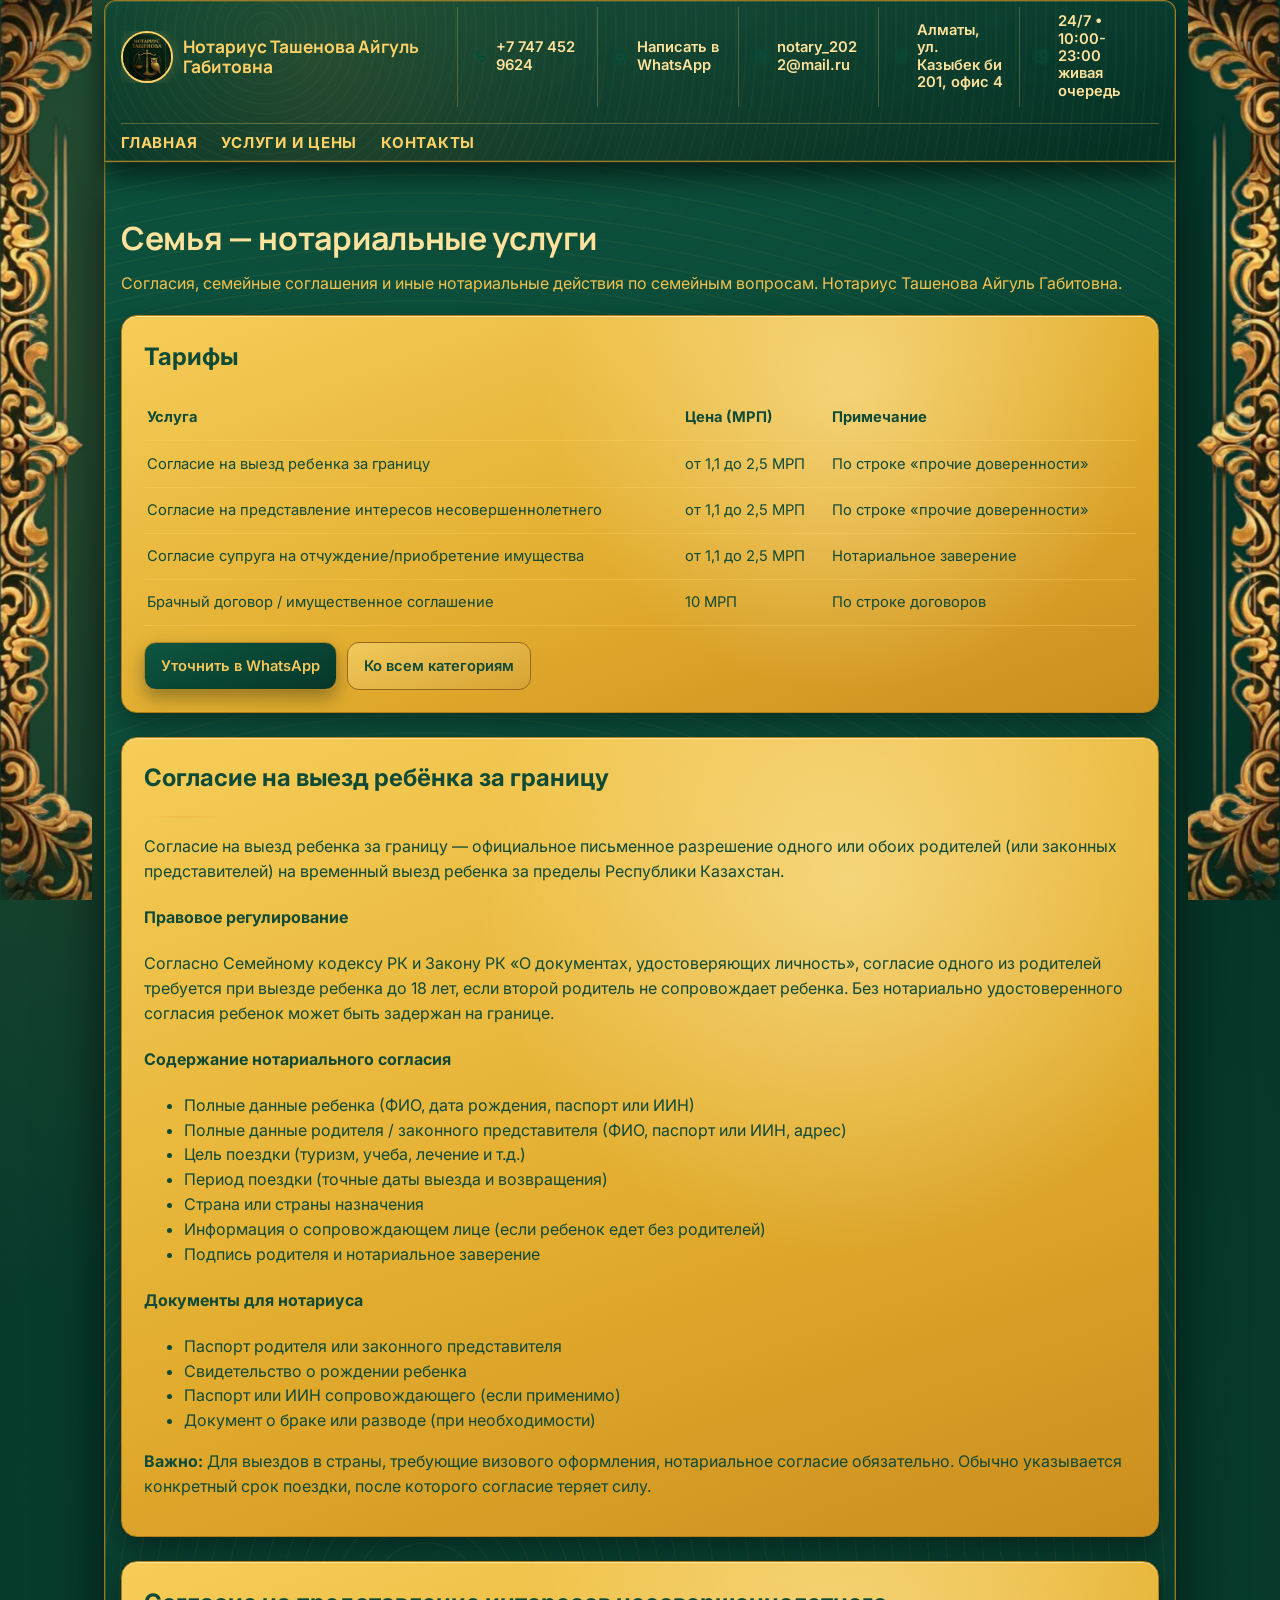
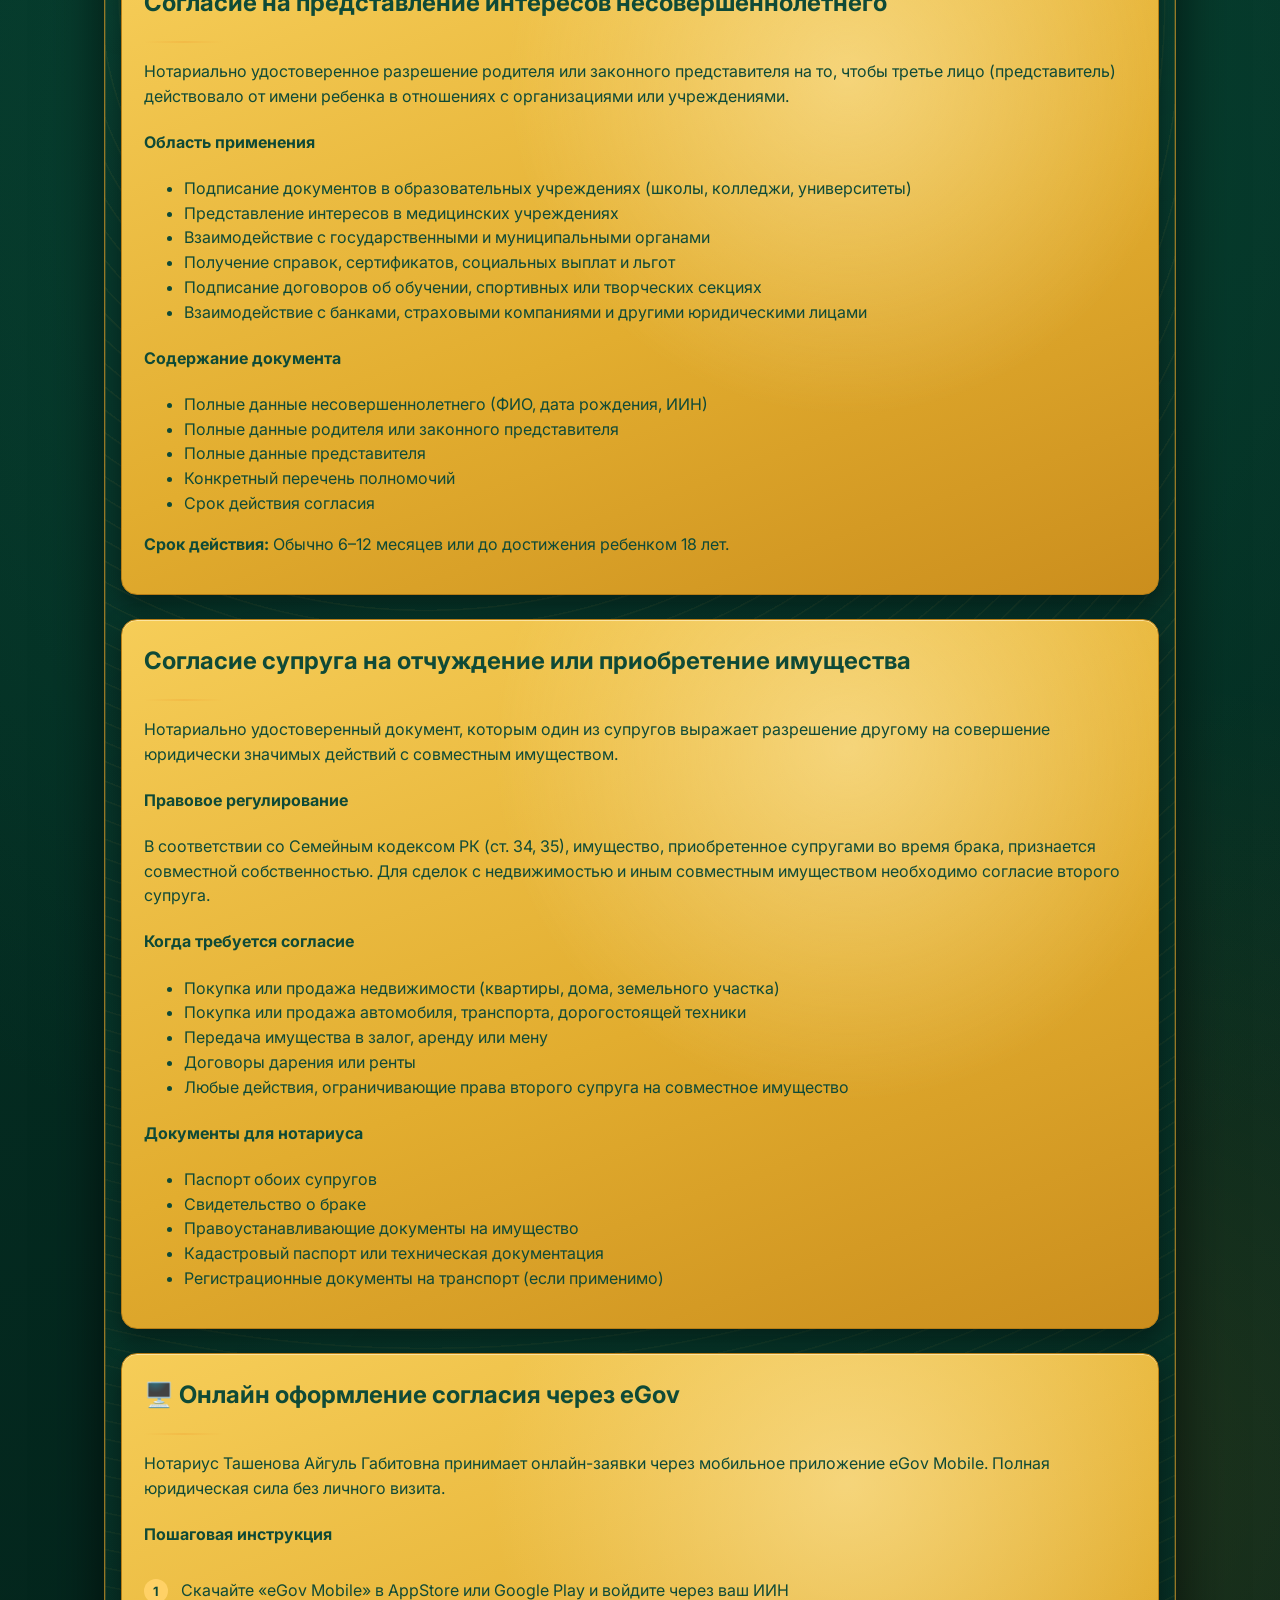
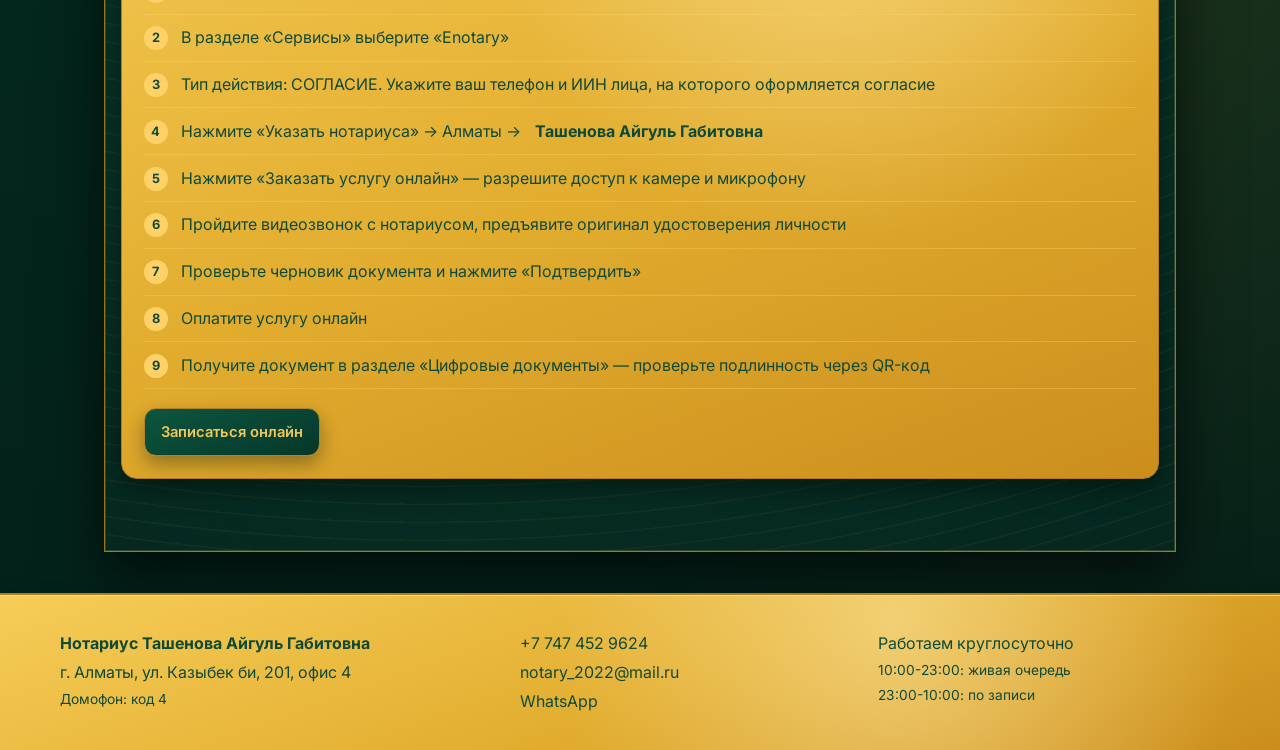
<file: Aigul_project_updated/Aigul project/service-family.html>
﻿<!doctype html>
<html lang="ru">
<head>
  <meta charset="UTF-8" />
  <meta name="viewport" content="width=device-width, initial-scale=1.0" />
  <title>Семья | Нотариус Ташенова Айгуль Габитовна</title>
  <link rel="preconnect" href="https://fonts.googleapis.com" />
  <link rel="preconnect" href="https://fonts.gstatic.com" crossorigin />
  <link href="https://fonts.googleapis.com/css2?family=Inter:wght@400;500;600;700&family=Manrope:wght@600;700;800&display=swap" rel="stylesheet" />
  <link rel="stylesheet" href="css/style.css" />
  <link rel="icon" type="image/jpeg" href="assets/photo_2026-02-24 18.19.04.jpeg" />
</head>
<body class="home-reference">
<div class="topbar">
    <div class="container topbar__inner">
      <a class="topbar__brand" href="index.html">
        <img class="topbar__avatar" src="assets/topbar-avatar.jpeg" alt="Логотип нотариуса" />
        <span class="topbar__brand-text">Нотариус Ташенова Айгуль Габитовна</span>
      </a>
      <div class="topbar__items">
        <a class="topbar__item" href="tel:+77474529624">
          <img class="topbar__icon" src="assets/icons/contact-phone.svg" alt="" aria-hidden="true" />
          <span class="topbar__meta"><span class="topbar__value">+7 747 452 9624</span></span>
        </a>
        <a class="topbar__item" href="https://wa.me/77474529624">
          <img class="topbar__icon" src="assets/icons/contact-wa.svg" alt="" aria-hidden="true" />
          <span class="topbar__meta"><span class="topbar__value">Написать в WhatsApp</span></span>
        </a>
        <a class="topbar__item" href="mailto:notary_2022@mail.ru">
          <img class="topbar__icon" src="assets/icons/contact-mail.svg" alt="" aria-hidden="true" />
          <span class="topbar__meta"><span class="topbar__value">notary_2022@mail.ru</span></span>
        </a>
        <a class="topbar__item" href="https://2gis.kz/almaty/geo/70000001065609643" target="_blank" rel="noopener noreferrer">
          <img class="topbar__icon" src="assets/icons/contact-loc.svg" alt="" aria-hidden="true" />
          <span class="topbar__meta"><span class="topbar__value">Алматы, ул. Казыбек би 201, офис 4</span></span>
        </a>
        <div class="topbar__item">
          <img class="topbar__icon" src="assets/icons/contact-time.svg" alt="" aria-hidden="true" />
          <span class="topbar__meta"><span class="topbar__value">24/7 • 10:00-23:00 живая очередь</span></span>
        </div>
      </div>
      <nav class="topbar__nav" aria-label="Навигация сайта">
        <a href="index.html">Главная</a>
        <a href="services.html">Услуги и цены</a>
        <a href="contacts.html">Контакты</a>
      </nav>
    </div>
  </div>

<main>
  <section>
    <div class="container">
      <h1 class="section-title">Семья — нотариальные услуги</h1>
      <p class="section-subtitle">Согласия, семейные соглашения и иные нотариальные действия по семейным вопросам. Нотариус Ташенова Айгуль Габитовна.</p>

      <!-- Price table -->
      <div class="card reveal" style="margin-bottom:1.5rem;">
        <h2 style="color:var(--gold-light);margin-top:0;">Тарифы</h2>
        <table class="service-table">
          <thead><tr><th>Услуга</th><th>Цена (МРП)</th><th>Примечание</th></tr></thead>
          <tbody>
            <tr><td>Согласие на выезд ребенка за границу</td><td>от 1,1 до 2,5 МРП</td><td>По строке «прочие доверенности»</td></tr>
            <tr><td>Согласие на представление интересов несовершеннолетнего</td><td>от 1,1 до 2,5 МРП</td><td>По строке «прочие доверенности»</td></tr>
            <tr><td>Согласие супруга на отчуждение/приобретение имущества</td><td>от 1,1 до 2,5 МРП</td><td>Нотариальное заверение</td></tr>
            <tr><td>Брачный договор / имущественное соглашение</td><td>10 МРП</td><td>По строке договоров</td></tr>
          </tbody>
        </table>
        <div class="accordion">
          <details><summary>Согласие на выезд ребенка — от 1,1 до 2,5 МРП</summary><p style="color:#c6dacf;margin:.5rem 0 0;">По строке «прочие доверенности»</p></details>
          <details><summary>Согласие на представление интересов несовершеннолетнего — от 1,1 до 2,5 МРП</summary><p style="color:#c6dacf;margin:.5rem 0 0;">По строке «прочие доверенности»</p></details>
          <details><summary>Согласие супруга на сделку с имуществом — от 1,1 до 2,5 МРП</summary><p style="color:#c6dacf;margin:.5rem 0 0;">Нотариальное заверение</p></details>
          <details><summary>Брачный договор — 10 МРП</summary><p style="color:#c6dacf;margin:.5rem 0 0;">По строке договоров</p></details>
        </div>
        <div class="actions" style="margin-top:1rem;">
          <a class="btn btn-primary" href="https://wa.me/77474529624" data-wa-message="Здравствуйте, Айгуль Габитовна. Меня зовут [Имя]. Нахожусь в Алматы. Вопрос по разделу: Семья">Уточнить в WhatsApp</a>
          <a class="btn btn-light" href="services.html">Ко всем категориям</a>
        </div>
      </div>

      <!-- CONSENT FOR CHILD TRAVEL -->
      <div class="card reveal" style="margin-bottom:1.5rem;">
        <h2 style="color:var(--gold-light);margin-top:0;">Согласие на выезд ребёнка за границу</h2>
        <div class="gold-divider"></div>
        <p>Согласие на выезд ребенка за границу — официальное письменное разрешение одного или обоих родителей (или законных представителей) на временный выезд ребенка за пределы Республики Казахстан.</p>
        <h4>Правовое регулирование</h4>
        <p>Согласно Семейному кодексу РК и Закону РК «О документах, удостоверяющих личность», согласие одного из родителей требуется при выезде ребенка до 18 лет, если второй родитель не сопровождает ребенка. Без нотариально удостоверенного согласия ребенок может быть задержан на границе.</p>
        <h4>Содержание нотариального согласия</h4>
        <ul>
          <li>Полные данные ребенка (ФИО, дата рождения, паспорт или ИИН)</li>
          <li>Полные данные родителя / законного представителя (ФИО, паспорт или ИИН, адрес)</li>
          <li>Цель поездки (туризм, учеба, лечение и т.д.)</li>
          <li>Период поездки (точные даты выезда и возвращения)</li>
          <li>Страна или страны назначения</li>
          <li>Информация о сопровождающем лице (если ребенок едет без родителей)</li>
          <li>Подпись родителя и нотариальное заверение</li>
        </ul>
        <h4>Документы для нотариуса</h4>
        <ul>
          <li>Паспорт родителя или законного представителя</li>
          <li>Свидетельство о рождении ребенка</li>
          <li>Паспорт или ИИН сопровождающего (если применимо)</li>
          <li>Документ о браке или разводе (при необходимости)</li>
        </ul>
        <p><strong style="color:var(--gold-light);">Важно:</strong> Для выездов в страны, требующие визового оформления, нотариальное согласие обязательно. Обычно указывается конкретный срок поездки, после которого согласие теряет силу.</p>
      </div>

      <!-- REPRESENTATION OF MINOR -->
      <div class="card reveal" style="margin-bottom:1.5rem;">
        <h2 style="color:var(--gold-light);margin-top:0;">Согласие на представление интересов несовершеннолетнего</h2>
        <div class="gold-divider"></div>
        <p>Нотариально удостоверенное разрешение родителя или законного представителя на то, чтобы третье лицо (представитель) действовало от имени ребенка в отношениях с организациями или учреждениями.</p>
        <h4>Область применения</h4>
        <ul>
          <li>Подписание документов в образовательных учреждениях (школы, колледжи, университеты)</li>
          <li>Представление интересов в медицинских учреждениях</li>
          <li>Взаимодействие с государственными и муниципальными органами</li>
          <li>Получение справок, сертификатов, социальных выплат и льгот</li>
          <li>Подписание договоров об обучении, спортивных или творческих секциях</li>
          <li>Взаимодействие с банками, страховыми компаниями и другими юридическими лицами</li>
        </ul>
        <h4>Содержание документа</h4>
        <ul>
          <li>Полные данные несовершеннолетнего (ФИО, дата рождения, ИИН)</li>
          <li>Полные данные родителя или законного представителя</li>
          <li>Полные данные представителя</li>
          <li>Конкретный перечень полномочий</li>
          <li>Срок действия согласия</li>
        </ul>
        <p><strong style="color:var(--gold-light);">Срок действия:</strong> Обычно 6–12 месяцев или до достижения ребенком 18 лет.</p>
      </div>

      <!-- SPOUSE CONSENT -->
      <div class="card reveal" style="margin-bottom:1.5rem;">
        <h2 style="color:var(--gold-light);margin-top:0;">Согласие супруга на отчуждение или приобретение имущества</h2>
        <div class="gold-divider"></div>
        <p>Нотариально удостоверенный документ, которым один из супругов выражает разрешение другому на совершение юридически значимых действий с совместным имуществом.</p>
        <h4>Правовое регулирование</h4>
        <p>В соответствии со Семейным кодексом РК (ст. 34, 35), имущество, приобретенное супругами во время брака, признается совместной собственностью. Для сделок с недвижимостью и иным совместным имуществом необходимо согласие второго супруга.</p>
        <h4>Когда требуется согласие</h4>
        <ul>
          <li>Покупка или продажа недвижимости (квартиры, дома, земельного участка)</li>
          <li>Покупка или продажа автомобиля, транспорта, дорогостоящей техники</li>
          <li>Передача имущества в залог, аренду или мену</li>
          <li>Договоры дарения или ренты</li>
          <li>Любые действия, ограничивающие права второго супруга на совместное имущество</li>
        </ul>
        <h4>Документы для нотариуса</h4>
        <ul>
          <li>Паспорт обоих супругов</li>
          <li>Свидетельство о браке</li>
          <li>Правоустанавливающие документы на имущество</li>
          <li>Кадастровый паспорт или техническая документация</li>
          <li>Регистрационные документы на транспорт (если применимо)</li>
        </ul>
      </div>

      <!-- EGOV ONLINE -->
      <div class="card reveal">
        <h2 style="color:var(--gold-light);margin-top:0;">🖥️ Онлайн оформление согласия через eGov</h2>
        <div class="gold-divider"></div>
        <p>Нотариус Ташенова Айгуль Габитовна принимает онлайн-заявки через мобильное приложение eGov Mobile. Полная юридическая сила без личного визита.</p>
        <h4>Пошаговая инструкция</h4>
        <ol class="step-list">
          <li><span class="step-num">1</span>Скачайте «eGov Mobile» в AppStore или Google Play и войдите через ваш ИИН</li>
          <li><span class="step-num">2</span>В разделе «Сервисы» выберите «Enotary»</li>
          <li><span class="step-num">3</span>Тип действия: СОГЛАСИЕ. Укажите ваш телефон и ИИН лица, на которого оформляется согласие</li>
          <li><span class="step-num">4</span>Нажмите «Указать нотариуса» → Алматы → <strong>Ташенова Айгуль Габитовна</strong></li>
          <li><span class="step-num">5</span>Нажмите «Заказать услугу онлайн» — разрешите доступ к камере и микрофону</li>
          <li><span class="step-num">6</span>Пройдите видеозвонок с нотариусом, предъявите оригинал удостоверения личности</li>
          <li><span class="step-num">7</span>Проверьте черновик документа и нажмите «Подтвердить»</li>
          <li><span class="step-num">8</span>Оплатите услугу онлайн</li>
          <li><span class="step-num">9</span>Получите документ в разделе «Цифровые документы» — проверьте подлинность через QR-код</li>
        </ol>
        <div class="actions" style="margin-top:1.2rem;">
          <a class="btn btn-primary" href="https://wa.me/77474529624" data-wa-message="Здравствуйте, Айгуль Габитовна. Меня зовут [Имя]. Хочу оформить онлайн согласие через eGov">Записаться онлайн</a>
        </div>
      </div>
    </div>
  </section>
</main>

<footer class="site-footer">
  <div class="container footer-grid">
    <div><p><strong>Нотариус Ташенова Айгуль Габитовна</strong></p><p>г. Алматы, ул. Казыбек би, 201, офис 4</p><p class="small-muted">Домофон: код 4</p></div>
    <div><p><a href="tel:+77474529624">+7 747 452 9624</a></p><p><a href="mailto:notary_2022@mail.ru">notary_2022@mail.ru</a></p><p><a href="https://wa.me/77474529624">WhatsApp</a></p></div>
    <div><p>Работаем круглосуточно</p><p class="small-muted">10:00-23:00: живая очередь</p><p class="small-muted">23:00-10:00: по записи</p></div>
  </div>
</footer>

<script src="js/script.js"></script>
</body>
</html>
</file>
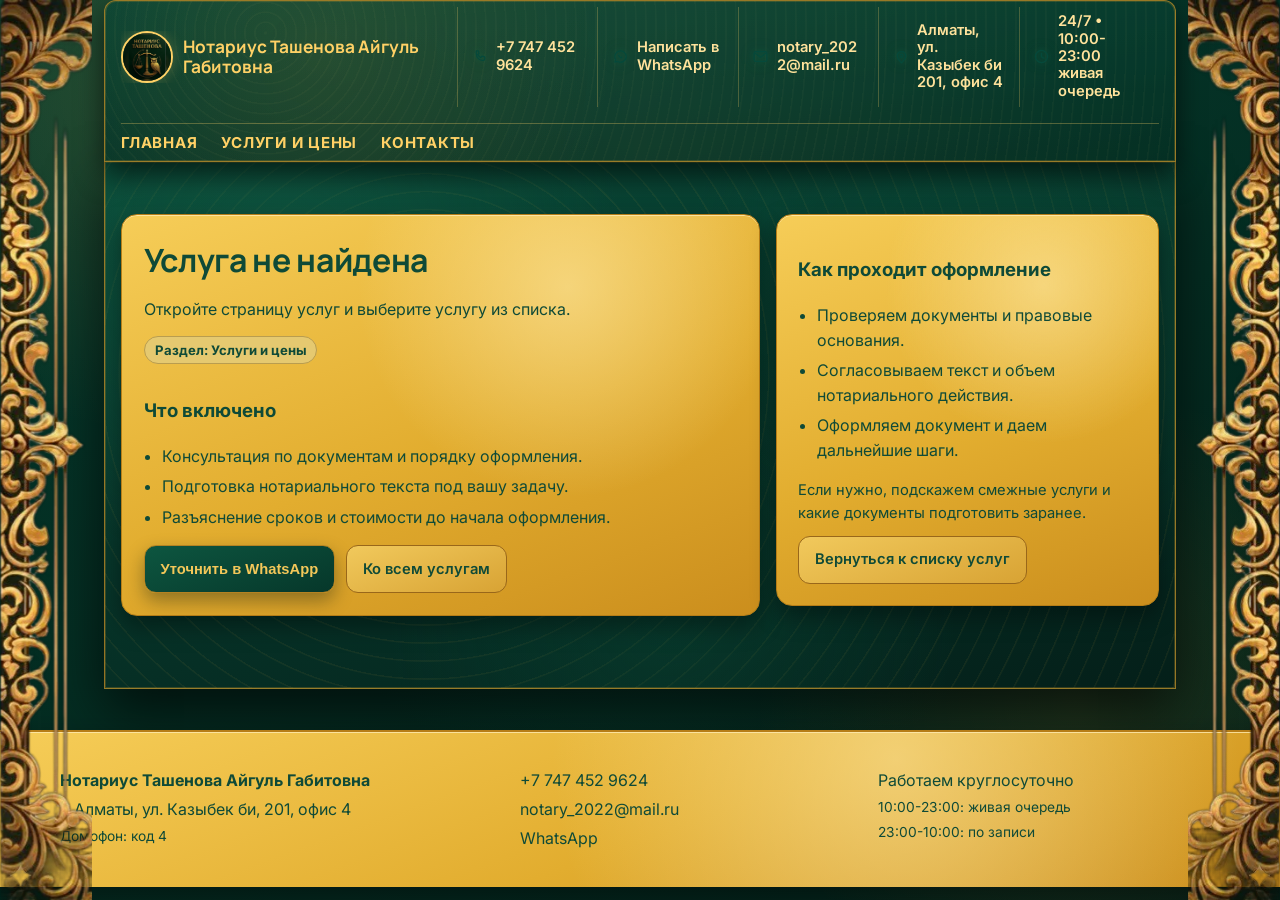
<file: Aigul_project_updated/Aigul project/service-info.html>
﻿<!doctype html>
<html lang="ru">
<head>
  <meta charset="UTF-8" />
  <meta name="viewport" content="width=device-width, initial-scale=1.0" />
  <title>Услуга | Нотариус Ташенова Айгуль Габитовна</title>
  <meta name="description" content="Подробная информация по нотариальной услуге: описание, порядок оформления и переход в профильный раздел." />
  <link rel="preconnect" href="https://fonts.googleapis.com" />
  <link rel="preconnect" href="https://fonts.gstatic.com" crossorigin />
  <link href="https://fonts.googleapis.com/css2?family=Inter:wght@400;500;600;700&family=Manrope:wght@600;700;800&display=swap" rel="stylesheet" />
  <link rel="stylesheet" href="css/style.css" />
  <link rel="icon" type="image/jpeg" href="assets/photo_2026-02-24 18.19.04.jpeg" />
</head>
<body class="home-reference" data-service-info-page="true">
  <div class="topbar">
    <div class="container topbar__inner">
      <a class="topbar__brand" href="index.html">
        <img class="topbar__avatar" src="assets/topbar-avatar.jpeg" alt="Логотип нотариуса" />
        <span class="topbar__brand-text">Нотариус Ташенова Айгуль Габитовна</span>
      </a>
      <div class="topbar__items">
        <a class="topbar__item" href="tel:+77474529624">
          <img class="topbar__icon" src="assets/icons/contact-phone.svg" alt="" aria-hidden="true" />
          <span class="topbar__meta"><span class="topbar__value">+7 747 452 9624</span></span>
        </a>
        <a class="topbar__item" href="https://wa.me/77474529624">
          <img class="topbar__icon" src="assets/icons/contact-wa.svg" alt="" aria-hidden="true" />
          <span class="topbar__meta"><span class="topbar__value">Написать в WhatsApp</span></span>
        </a>
        <a class="topbar__item" href="mailto:notary_2022@mail.ru">
          <img class="topbar__icon" src="assets/icons/contact-mail.svg" alt="" aria-hidden="true" />
          <span class="topbar__meta"><span class="topbar__value">notary_2022@mail.ru</span></span>
        </a>
        <a class="topbar__item" href="https://2gis.kz/almaty/geo/70000001065609643" target="_blank" rel="noopener noreferrer">
          <img class="topbar__icon" src="assets/icons/contact-loc.svg" alt="" aria-hidden="true" />
          <span class="topbar__meta"><span class="topbar__value">Алматы, ул. Казыбек би 201, офис 4</span></span>
        </a>
        <div class="topbar__item">
          <img class="topbar__icon" src="assets/icons/contact-time.svg" alt="" aria-hidden="true" />
          <span class="topbar__meta"><span class="topbar__value">24/7 • 10:00-23:00 живая очередь</span></span>
        </div>
      </div>
      <nav class="topbar__nav" aria-label="Навигация сайта">
        <a href="index.html">Главная</a>
        <a href="services.html">Услуги и цены</a>
        <a href="contacts.html">Контакты</a>
      </nav>
    </div>
  </div>

  <main>
    <section>
      <div class="container service-info-grid">
        <article class="card glass-card service-info-main reveal">
          <img id="serviceInfoIcon" class="service-icon" src="assets/icons/docs.svg" alt="" loading="lazy" />
          <h1 id="serviceInfoTitle" class="section-title">Информация об услуге</h1>
          <p id="serviceInfoLead" class="section-subtitle">Выберите услугу на странице «Услуги и цены».</p>
          <p id="serviceInfoCategory" class="badge">Раздел: Услуги и цены</p>
          <h3>Что включено</h3>
          <ul id="serviceInfoChecklist" class="simple-list">
            <li>Консультация по документам и порядку оформления.</li>
            <li>Подготовка нотариального текста под вашу задачу.</li>
            <li>Разъяснение сроков и стоимости до начала оформления.</li>
          </ul>
          <div class="actions">
            <button id="serviceInfoWhatsApp" class="btn btn-primary" type="button">Уточнить в WhatsApp</button>
            <a id="serviceInfoSectionLink" class="btn btn-light" href="services.html">Ко всем услугам</a>
          </div>
        </article>

        <aside class="card glass-card service-info-side reveal delay-1">
          <h3>Как проходит оформление</h3>
          <ul class="simple-list">
            <li>Проверяем документы и правовые основания.</li>
            <li>Согласовываем текст и объем нотариального действия.</li>
            <li>Оформляем документ и даем дальнейшие шаги.</li>
          </ul>
          <p class="notice">Если нужно, подскажем смежные услуги и какие документы подготовить заранее.</p>
          <a class="btn btn-secondary" href="services.html">Вернуться к списку услуг</a>
        </aside>
      </div>
    </section>
  </main>

  <footer class="site-footer">
    <div class="container footer-grid">
      <div>
        <p><strong>Нотариус Ташенова Айгуль Габитовна</strong></p>
        <p>г. Алматы, ул. Казыбек би, 201, офис 4</p>
        <p class="small-muted">Домофон: код 4</p>
      </div>
      <div>
        <p><a href="tel:+77474529624">+7 747 452 9624</a></p>
        <p><a href="mailto:notary_2022@mail.ru">notary_2022@mail.ru</a></p>
        <p><a href="https://wa.me/77474529624">WhatsApp</a></p>
      </div>
      <div>
        <p>Работаем круглосуточно</p>
        <p class="small-muted">10:00-23:00: живая очередь</p>
        <p class="small-muted">23:00-10:00: по записи</p>
      </div>
    </div>
  </footer>

  <script src="js/script.js"></script>
</body>
</html>
</file>
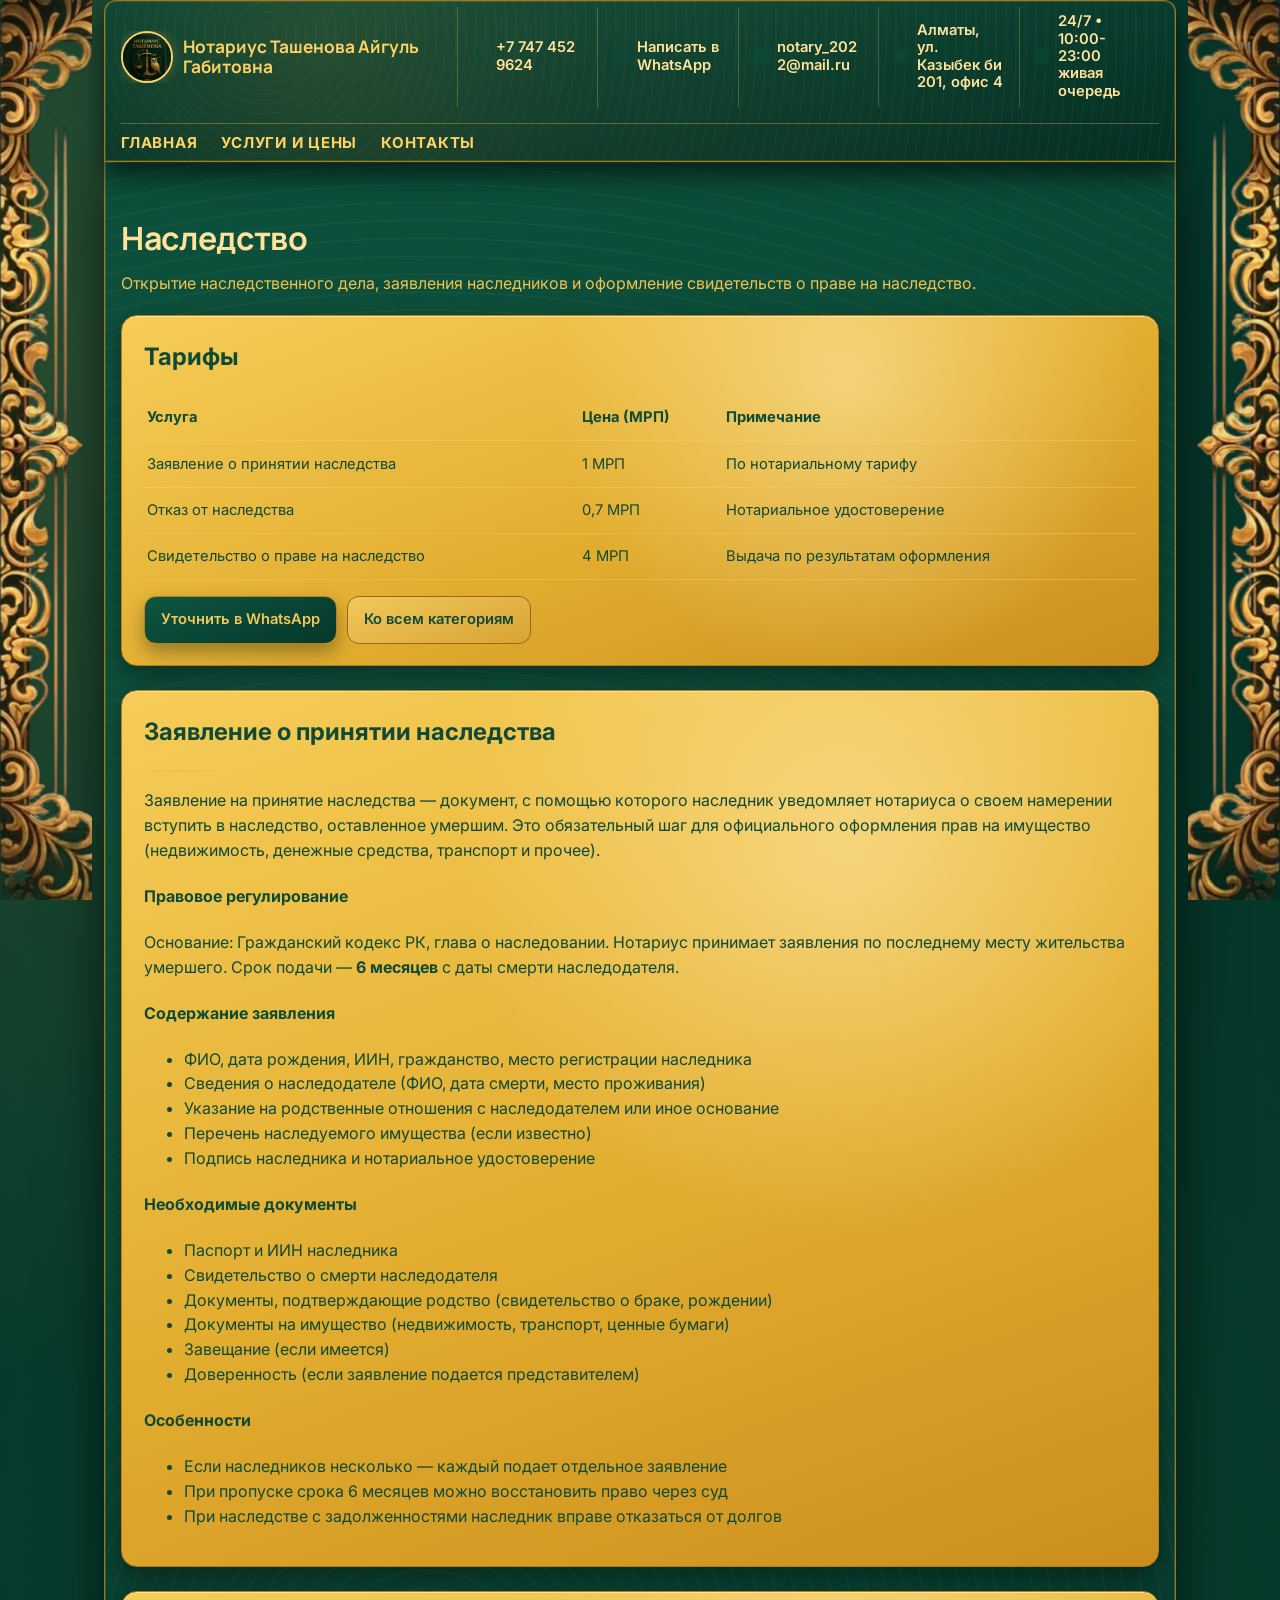
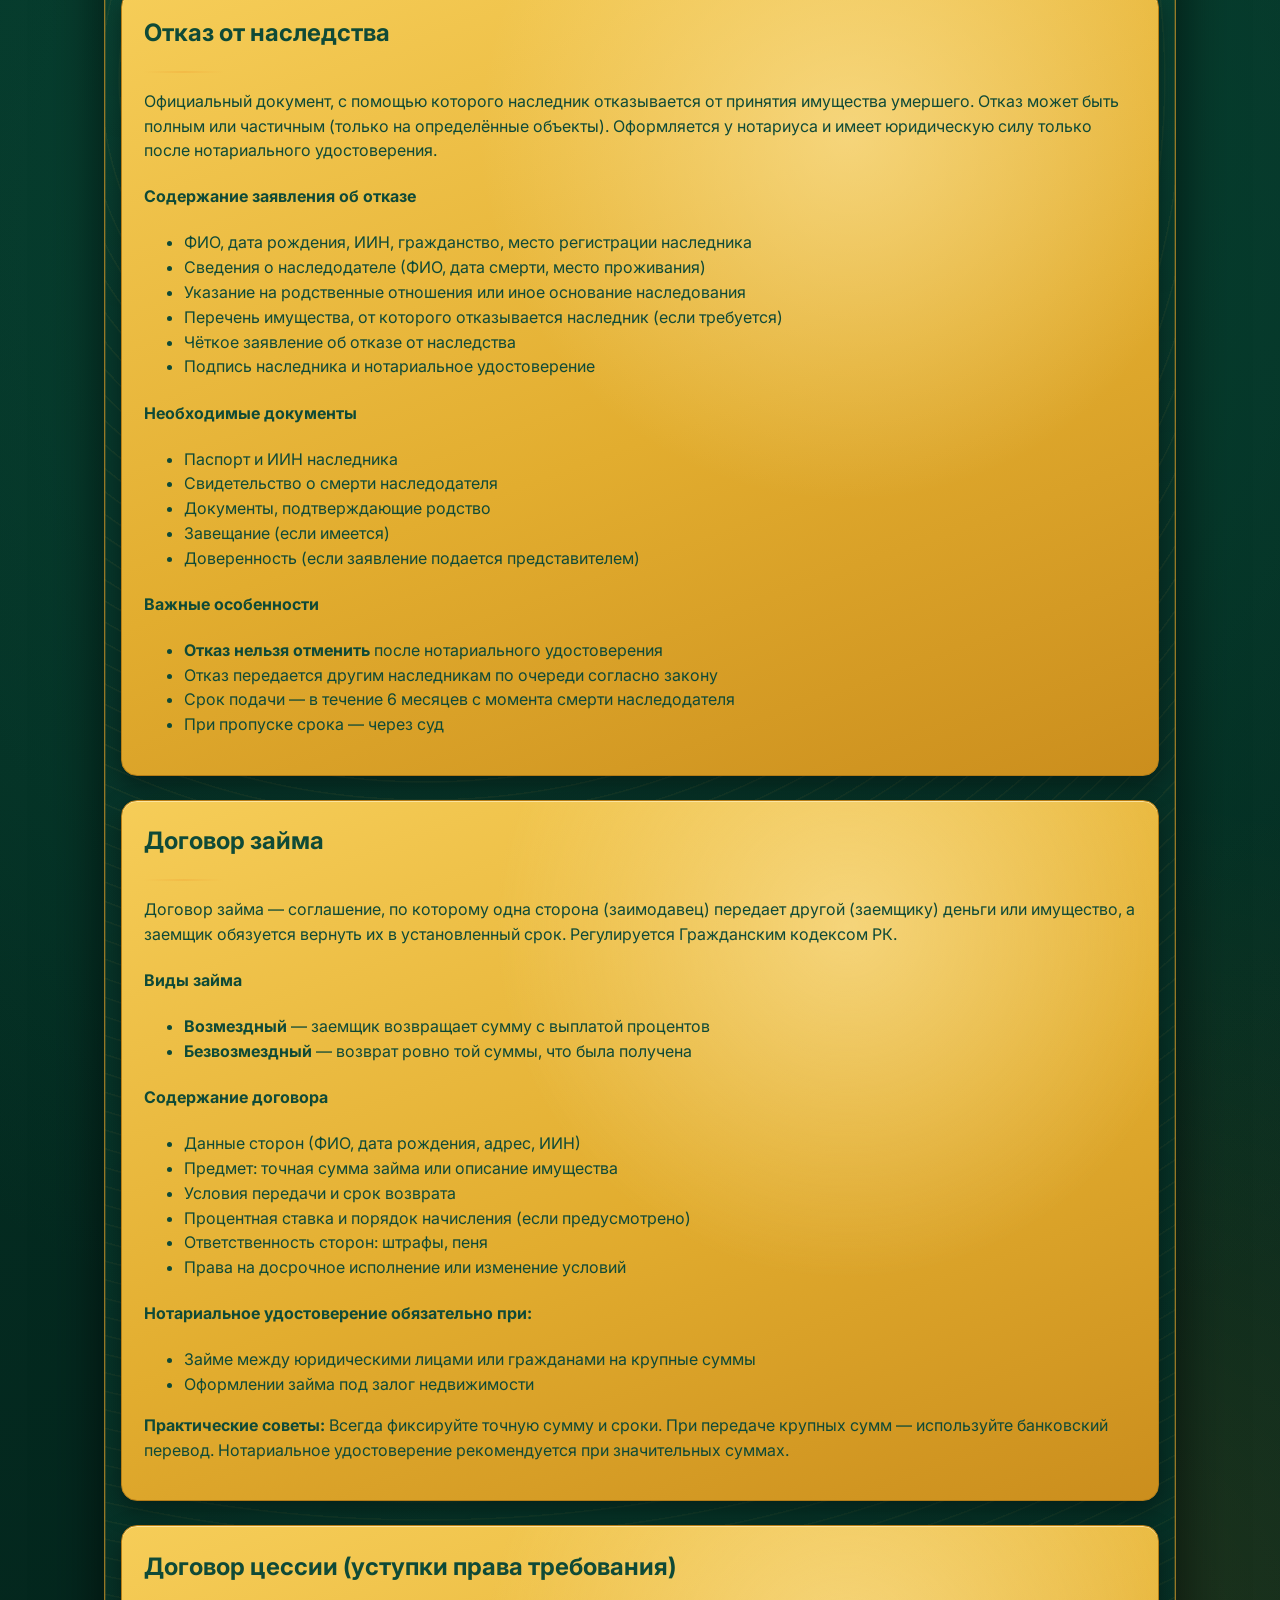
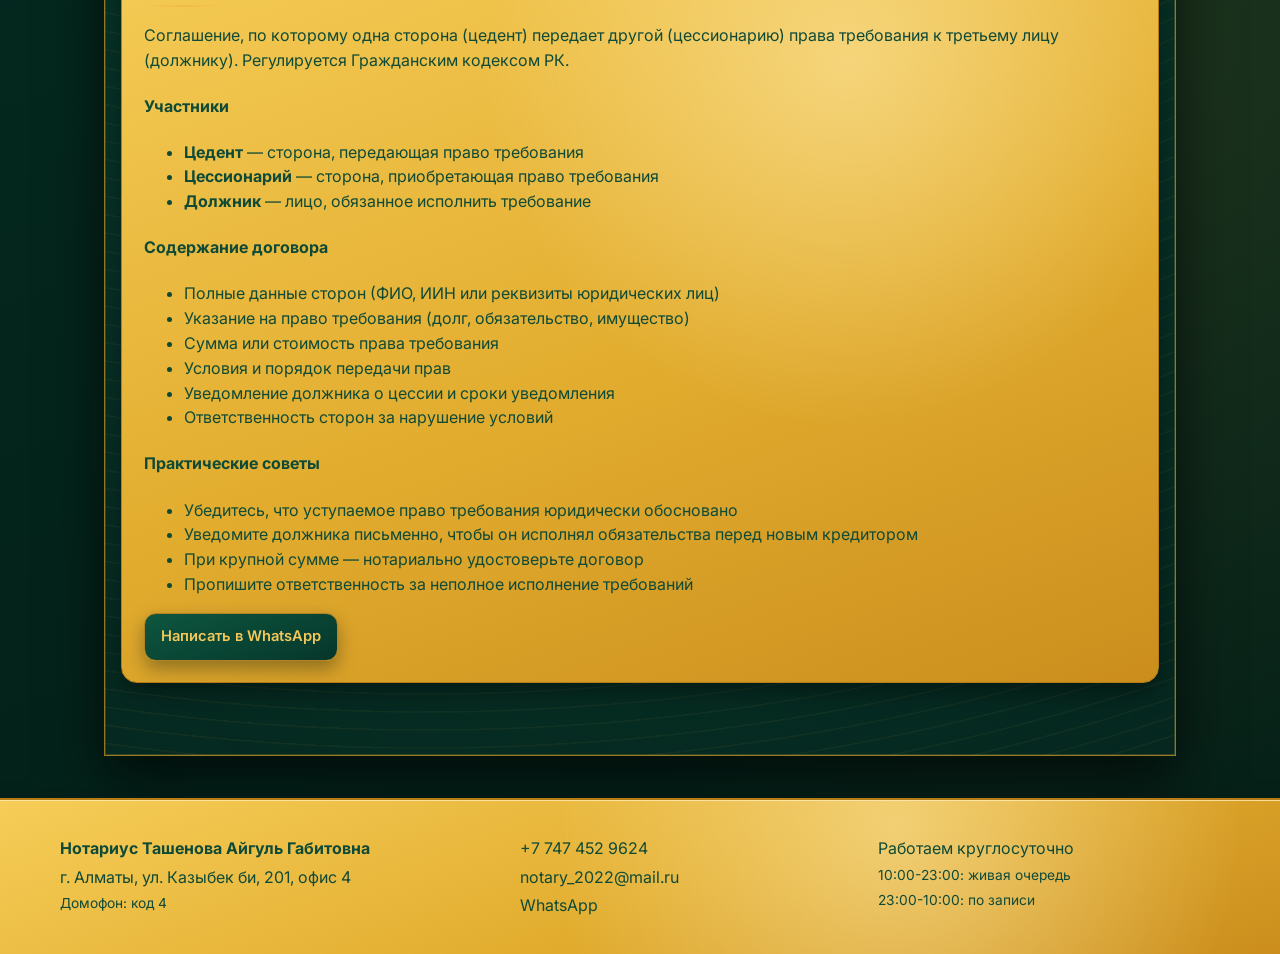
<file: Aigul_project_updated/Aigul project/service-inheritance.html>
﻿<!doctype html>
<html lang="ru">
<head>
  <meta charset="UTF-8" />
  <meta name="viewport" content="width=device-width, initial-scale=1.0" />
  <title>Наследство | Нотариус Ташенова Айгуль Габитовна</title>
  <link rel="preconnect" href="https://fonts.googleapis.com" />
  <link rel="preconnect" href="https://fonts.gstatic.com" crossorigin />
  <link href="https://fonts.googleapis.com/css2?family=Inter:wght@400;500;600;700&family=Manrope:wght@600;700;800&display=swap" rel="stylesheet" />
  <link rel="stylesheet" href="css/style.css" />
  <link rel="icon" type="image/jpeg" href="assets/photo_2026-02-24 18.19.04.jpeg" />
</head>
<body class="home-reference">
<div class="topbar">
    <div class="container topbar__inner">
      <a class="topbar__brand" href="index.html">
        <img class="topbar__avatar" src="assets/topbar-avatar.jpeg" alt="Логотип нотариуса" />
        <span class="topbar__brand-text">Нотариус Ташенова Айгуль Габитовна</span>
      </a>
      <div class="topbar__items">
        <a class="topbar__item" href="tel:+77474529624">
          <img class="topbar__icon" src="assets/icons/contact-phone.svg" alt="" />
          <span class="topbar__meta"><span class="topbar__value">+7 747 452 9624</span></span>
        </a>
        <a class="topbar__item" href="https://wa.me/77474529624">
          <img class="topbar__icon" src="assets/icons/contact-wa.svg" alt="" />
          <span class="topbar__meta"><span class="topbar__value">Написать в WhatsApp</span></span>
        </a>
        <a class="topbar__item" href="mailto:notary_2022@mail.ru">
          <img class="topbar__icon" src="assets/icons/contact-mail.svg" alt="" />
          <span class="topbar__meta"><span class="topbar__value">notary_2022@mail.ru</span></span>
        </a>
        <a class="topbar__item" href="https://2gis.kz/almaty/geo/70000001065609643" target="_blank" rel="noopener noreferrer">
          <img class="topbar__icon" src="assets/icons/contact-loc.svg" alt="" />
          <span class="topbar__meta"><span class="topbar__value">Алматы, ул. Казыбек би 201, офис 4</span></span>
        </a>
        <div class="topbar__item">
          <img class="topbar__icon" src="assets/icons/contact-time.svg" alt="" />
          <span class="topbar__meta"><span class="topbar__value">24/7 • 10:00-23:00 живая очередь</span></span>
        </div>
      </div>
      <nav class="topbar__nav">
        <a href="index.html">Главная</a>
        <a href="services.html">Услуги и цены</a>
        <a href="contacts.html">Контакты</a>
      </nav>
    </div>
  </div>

<main>
  <section>
    <div class="container">
      <h1 class="section-title">Наследство</h1>
      <p class="section-subtitle">Открытие наследственного дела, заявления наследников и оформление свидетельств о праве на наследство.</p>

      <div class="card reveal" style="margin-bottom:1.5rem;">
        <h2 style="color:var(--gold-light);margin-top:0;">Тарифы</h2>
        <table class="service-table">
          <thead><tr><th>Услуга</th><th>Цена (МРП)</th><th>Примечание</th></tr></thead>
          <tbody>
            <tr><td>Заявление о принятии наследства</td><td>1 МРП</td><td>По нотариальному тарифу</td></tr>
            <tr><td>Отказ от наследства</td><td>0,7 МРП</td><td>Нотариальное удостоверение</td></tr>
            <tr><td>Свидетельство о праве на наследство</td><td>4 МРП</td><td>Выдача по результатам оформления</td></tr>
          </tbody>
        </table>
        <div class="accordion">
          <details><summary>Заявление о принятии наследства — 1 МРП</summary><p style="color:#c6dacf;margin:.5rem 0 0;">По нотариальному тарифу</p></details>
          <details><summary>Отказ от наследства — 0,7 МРП</summary><p style="color:#c6dacf;margin:.5rem 0 0;">Нотариальное удостоверение</p></details>
          <details><summary>Свидетельство о праве на наследство — 4 МРП</summary><p style="color:#c6dacf;margin:.5rem 0 0;">Выдача по результатам оформления</p></details>
        </div>
        <div class="actions" style="margin-top:1rem;">
          <a class="btn btn-primary" href="https://wa.me/77474529624" data-wa-message="Здравствуйте, Айгуль Габитовна. Меня зовут [Имя]. Нахожусь в Алматы. Вопрос: наследство">Уточнить в WhatsApp</a>
          <a class="btn btn-light" href="services.html">Ко всем категориям</a>
        </div>
      </div>

      <!-- ACCEPTANCE OF INHERITANCE -->
      <div class="card reveal" style="margin-bottom:1.5rem;">
        <h2 style="color:var(--gold-light);margin-top:0;">Заявление о принятии наследства</h2>
        <div class="gold-divider"></div>
        <p>Заявление на принятие наследства — документ, с помощью которого наследник уведомляет нотариуса о своем намерении вступить в наследство, оставленное умершим. Это обязательный шаг для официального оформления прав на имущество (недвижимость, денежные средства, транспорт и прочее).</p>
        <h4>Правовое регулирование</h4>
        <p>Основание: Гражданский кодекс РК, глава о наследовании. Нотариус принимает заявления по последнему месту жительства умершего. Срок подачи — <strong style="color:var(--gold-light);">6 месяцев</strong> с даты смерти наследодателя.</p>
        <h4>Содержание заявления</h4>
        <ul>
          <li>ФИО, дата рождения, ИИН, гражданство, место регистрации наследника</li>
          <li>Сведения о наследодателе (ФИО, дата смерти, место проживания)</li>
          <li>Указание на родственные отношения с наследодателем или иное основание</li>
          <li>Перечень наследуемого имущества (если известно)</li>
          <li>Подпись наследника и нотариальное удостоверение</li>
        </ul>
        <h4>Необходимые документы</h4>
        <ul>
          <li>Паспорт и ИИН наследника</li>
          <li>Свидетельство о смерти наследодателя</li>
          <li>Документы, подтверждающие родство (свидетельство о браке, рождении)</li>
          <li>Документы на имущество (недвижимость, транспорт, ценные бумаги)</li>
          <li>Завещание (если имеется)</li>
          <li>Доверенность (если заявление подается представителем)</li>
        </ul>
        <h4>Особенности</h4>
        <ul>
          <li>Если наследников несколько — каждый подает отдельное заявление</li>
          <li>При пропуске срока 6 месяцев можно восстановить право через суд</li>
          <li>При наследстве с задолженностями наследник вправе отказаться от долгов</li>
        </ul>
      </div>

      <!-- RENOUNCEMENT -->
      <div class="card reveal" style="margin-bottom:1.5rem;">
        <h2 style="color:var(--gold-light);margin-top:0;">Отказ от наследства</h2>
        <div class="gold-divider"></div>
        <p>Официальный документ, с помощью которого наследник отказывается от принятия имущества умершего. Отказ может быть полным или частичным (только на определённые объекты). Оформляется у нотариуса и имеет юридическую силу только после нотариального удостоверения.</p>
        <h4>Содержание заявления об отказе</h4>
        <ul>
          <li>ФИО, дата рождения, ИИН, гражданство, место регистрации наследника</li>
          <li>Сведения о наследодателе (ФИО, дата смерти, место проживания)</li>
          <li>Указание на родственные отношения или иное основание наследования</li>
          <li>Перечень имущества, от которого отказывается наследник (если требуется)</li>
          <li>Чёткое заявление об отказе от наследства</li>
          <li>Подпись наследника и нотариальное удостоверение</li>
        </ul>
        <h4>Необходимые документы</h4>
        <ul>
          <li>Паспорт и ИИН наследника</li>
          <li>Свидетельство о смерти наследодателя</li>
          <li>Документы, подтверждающие родство</li>
          <li>Завещание (если имеется)</li>
          <li>Доверенность (если заявление подается представителем)</li>
        </ul>
        <h4>Важные особенности</h4>
        <ul>
          <li><strong style="color:var(--gold-light);">Отказ нельзя отменить</strong> после нотариального удостоверения</li>
          <li>Отказ передается другим наследникам по очереди согласно закону</li>
          <li>Срок подачи — в течение 6 месяцев с момента смерти наследодателя</li>
          <li>При пропуске срока — через суд</li>
        </ul>
      </div>

      <!-- ZAEM + CESSION -->
      <div class="card reveal" style="margin-bottom:1.5rem;">
        <h2 style="color:var(--gold-light);margin-top:0;">Договор займа</h2>
        <div class="gold-divider"></div>
        <p>Договор займа — соглашение, по которому одна сторона (заимодавец) передает другой (заемщику) деньги или имущество, а заемщик обязуется вернуть их в установленный срок. Регулируется Гражданским кодексом РК.</p>
        <h4>Виды займа</h4>
        <ul>
          <li><strong style="color:var(--gold-light);">Возмездный</strong> — заемщик возвращает сумму с выплатой процентов</li>
          <li><strong style="color:var(--gold-light);">Безвозмездный</strong> — возврат ровно той суммы, что была получена</li>
        </ul>
        <h4>Содержание договора</h4>
        <ul>
          <li>Данные сторон (ФИО, дата рождения, адрес, ИИН)</li>
          <li>Предмет: точная сумма займа или описание имущества</li>
          <li>Условия передачи и срок возврата</li>
          <li>Процентная ставка и порядок начисления (если предусмотрено)</li>
          <li>Ответственность сторон: штрафы, пеня</li>
          <li>Права на досрочное исполнение или изменение условий</li>
        </ul>
        <h4>Нотариальное удостоверение обязательно при:</h4>
        <ul>
          <li>Займе между юридическими лицами или гражданами на крупные суммы</li>
          <li>Оформлении займа под залог недвижимости</li>
        </ul>
        <p><strong style="color:var(--gold-light);">Практические советы:</strong> Всегда фиксируйте точную сумму и сроки. При передаче крупных сумм — используйте банковский перевод. Нотариальное удостоверение рекомендуется при значительных суммах.</p>
      </div>

      <div class="card reveal">
        <h2 style="color:var(--gold-light);margin-top:0;">Договор цессии (уступки права требования)</h2>
        <div class="gold-divider"></div>
        <p>Соглашение, по которому одна сторона (цедент) передает другой (цессионарию) права требования к третьему лицу (должнику). Регулируется Гражданским кодексом РК.</p>
        <h4>Участники</h4>
        <ul>
          <li><strong style="color:var(--gold-light);">Цедент</strong> — сторона, передающая право требования</li>
          <li><strong style="color:var(--gold-light);">Цессионарий</strong> — сторона, приобретающая право требования</li>
          <li><strong style="color:var(--gold-light);">Должник</strong> — лицо, обязанное исполнить требование</li>
        </ul>
        <h4>Содержание договора</h4>
        <ul>
          <li>Полные данные сторон (ФИО, ИИН или реквизиты юридических лиц)</li>
          <li>Указание на право требования (долг, обязательство, имущество)</li>
          <li>Сумма или стоимость права требования</li>
          <li>Условия и порядок передачи прав</li>
          <li>Уведомление должника о цессии и сроки уведомления</li>
          <li>Ответственность сторон за нарушение условий</li>
        </ul>
        <h4>Практические советы</h4>
        <ul>
          <li>Убедитесь, что уступаемое право требования юридически обосновано</li>
          <li>Уведомите должника письменно, чтобы он исполнял обязательства перед новым кредитором</li>
          <li>При крупной сумме — нотариально удостоверьте договор</li>
          <li>Пропишите ответственность за неполное исполнение требований</li>
        </ul>
        <div class="actions" style="margin-top:1rem;">
          <a class="btn btn-primary" href="https://wa.me/77474529624" data-wa-message="Здравствуйте, Айгуль Габитовна. Меня зовут [Имя]. Вопрос по наследству / договору займа / цессии">Написать в WhatsApp</a>
        </div>
      </div>
    </div>
  </section>
</main>

<footer class="site-footer">
  <div class="container footer-grid">
    <div><p><strong>Нотариус Ташенова Айгуль Габитовна</strong></p><p>г. Алматы, ул. Казыбек би, 201, офис 4</p><p class="small-muted">Домофон: код 4</p></div>
    <div><p><a href="tel:+77474529624">+7 747 452 9624</a></p><p><a href="mailto:notary_2022@mail.ru">notary_2022@mail.ru</a></p><p><a href="https://wa.me/77474529624">WhatsApp</a></p></div>
    <div><p>Работаем круглосуточно</p><p class="small-muted">10:00-23:00: живая очередь</p><p class="small-muted">23:00-10:00: по записи</p></div>
  </div>
</footer>
<script src="js/script.js"></script>
</body>
</html>
</file>
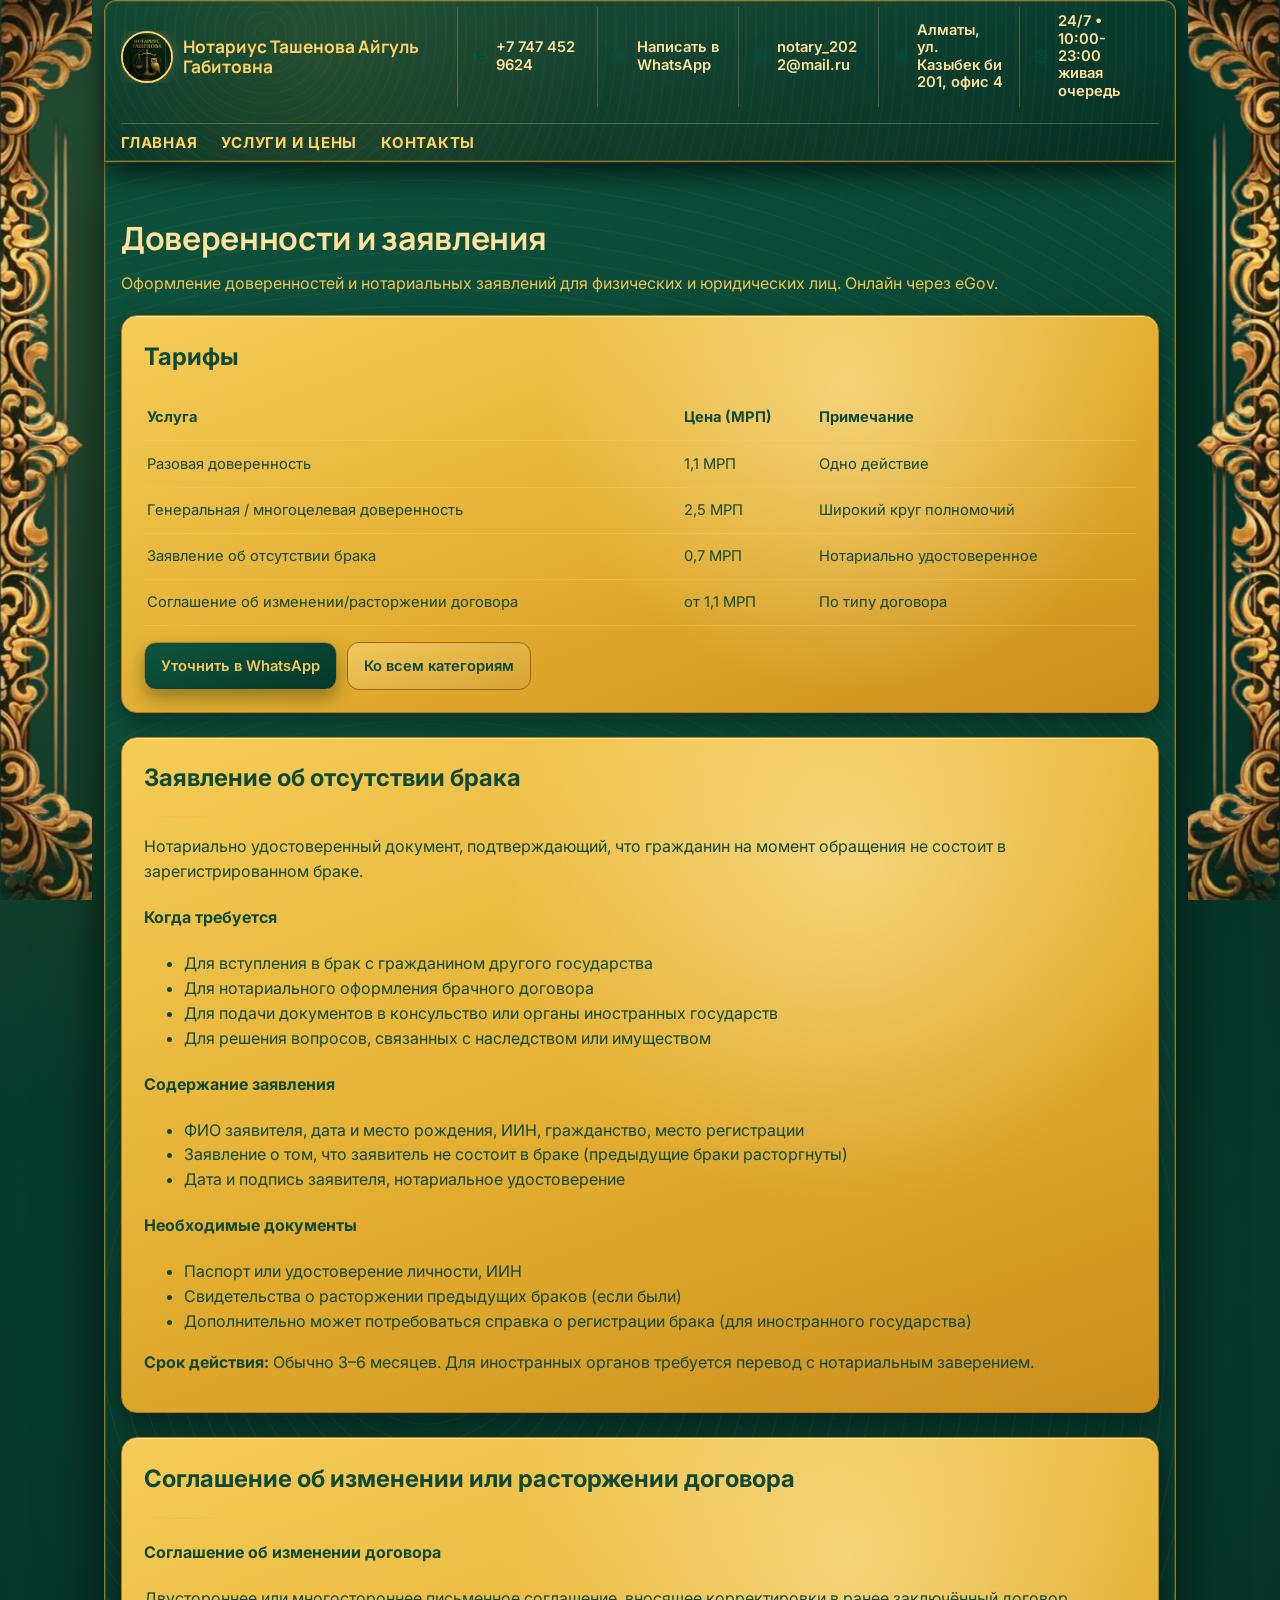
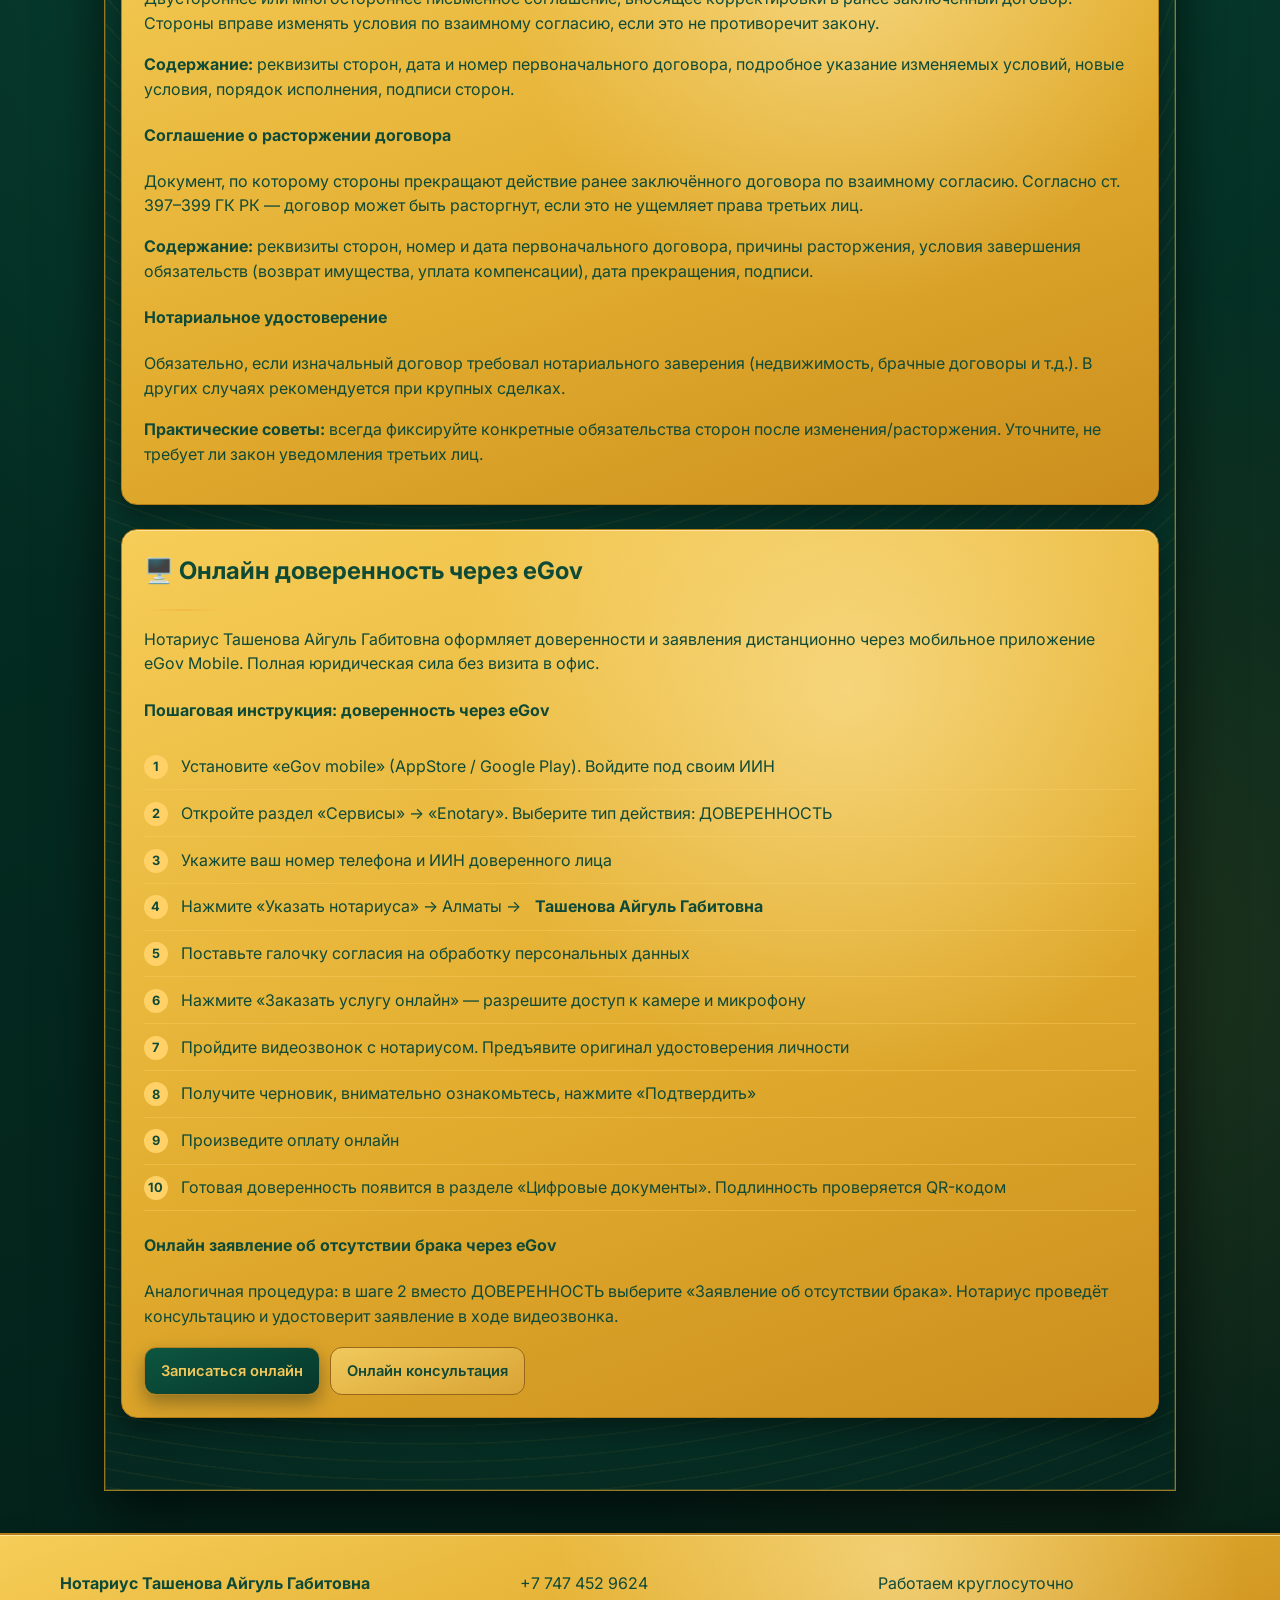
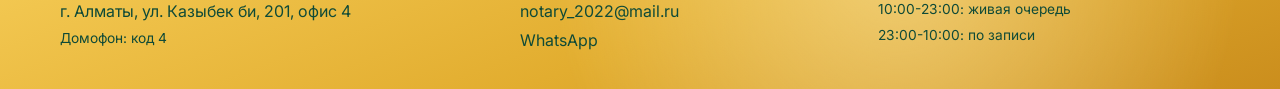
<file: Aigul_project_updated/Aigul project/service-powers.html>
﻿<!doctype html>
<html lang="ru">
<head>
  <meta charset="UTF-8" />
  <meta name="viewport" content="width=device-width, initial-scale=1.0" />
  <title>Доверенности и заявления | Нотариус Ташенова Айгуль Габитовна</title>
  <link rel="preconnect" href="https://fonts.googleapis.com" />
  <link rel="preconnect" href="https://fonts.gstatic.com" crossorigin />
  <link href="https://fonts.googleapis.com/css2?family=Inter:wght@400;500;600;700&family=Manrope:wght@600;700;800&display=swap" rel="stylesheet" />
  <link rel="stylesheet" href="css/style.css" />
  <link rel="icon" type="image/jpeg" href="assets/photo_2026-02-24 18.19.04.jpeg" />
</head>
<body class="home-reference">
<div class="topbar">
    <div class="container topbar__inner">
      <a class="topbar__brand" href="index.html">
        <img class="topbar__avatar" src="assets/topbar-avatar.jpeg" alt="Логотип нотариуса" />
        <span class="topbar__brand-text">Нотариус Ташенова Айгуль Габитовна</span>
      </a>
      <div class="topbar__items">
        <a class="topbar__item" href="tel:+77474529624">
          <img class="topbar__icon" src="assets/icons/contact-phone.svg" alt="" />
          <span class="topbar__meta"><span class="topbar__value">+7 747 452 9624</span></span>
        </a>
        <a class="topbar__item" href="https://wa.me/77474529624">
          <img class="topbar__icon" src="assets/icons/contact-wa.svg" alt="" />
          <span class="topbar__meta"><span class="topbar__value">Написать в WhatsApp</span></span>
        </a>
        <a class="topbar__item" href="mailto:notary_2022@mail.ru">
          <img class="topbar__icon" src="assets/icons/contact-mail.svg" alt="" />
          <span class="topbar__meta"><span class="topbar__value">notary_2022@mail.ru</span></span>
        </a>
        <a class="topbar__item" href="https://2gis.kz/almaty/geo/70000001065609643" target="_blank" rel="noopener noreferrer">
          <img class="topbar__icon" src="assets/icons/contact-loc.svg" alt="" />
          <span class="topbar__meta"><span class="topbar__value">Алматы, ул. Казыбек би 201, офис 4</span></span>
        </a>
        <div class="topbar__item">
          <img class="topbar__icon" src="assets/icons/contact-time.svg" alt="" />
          <span class="topbar__meta"><span class="topbar__value">24/7 • 10:00-23:00 живая очередь</span></span>
        </div>
      </div>
      <nav class="topbar__nav">
        <a href="index.html">Главная</a>
        <a href="services.html">Услуги и цены</a>
        <a href="contacts.html">Контакты</a>
      </nav>
    </div>
  </div>

<main>
  <section>
    <div class="container">
      <h1 class="section-title">Доверенности и заявления</h1>
      <p class="section-subtitle">Оформление доверенностей и нотариальных заявлений для физических и юридических лиц. Онлайн через eGov.</p>

      <div class="card reveal" style="margin-bottom:1.5rem;">
        <h2 style="color:var(--gold-light);margin-top:0;">Тарифы</h2>
        <table class="service-table">
          <thead><tr><th>Услуга</th><th>Цена (МРП)</th><th>Примечание</th></tr></thead>
          <tbody>
            <tr><td>Разовая доверенность</td><td>1,1 МРП</td><td>Одно действие</td></tr>
            <tr><td>Генеральная / многоцелевая доверенность</td><td>2,5 МРП</td><td>Широкий круг полномочий</td></tr>
            <tr><td>Заявление об отсутствии брака</td><td>0,7 МРП</td><td>Нотариально удостоверенное</td></tr>
            <tr><td>Соглашение об изменении/расторжении договора</td><td>от 1,1 МРП</td><td>По типу договора</td></tr>
          </tbody>
        </table>
        <div class="accordion">
          <details><summary>Разовая доверенность — 1,1 МРП</summary><p style="color:#c6dacf;margin:.5rem 0 0;">Одно конкретное действие</p></details>
          <details><summary>Генеральная доверенность — 2,5 МРП</summary><p style="color:#c6dacf;margin:.5rem 0 0;">Широкий круг полномочий</p></details>
          <details><summary>Заявление об отсутствии брака — 0,7 МРП</summary><p style="color:#c6dacf;margin:.5rem 0 0;">Нотариально удостоверенное</p></details>
        </div>
        <div class="actions" style="margin-top:1rem;">
          <a class="btn btn-primary" href="https://wa.me/77474529624" data-wa-message="Здравствуйте, Айгуль Габитовна. Меня зовут [Имя]. Вопрос: доверенности и заявления">Уточнить в WhatsApp</a>
          <a class="btn btn-light" href="services.html">Ко всем категориям</a>
        </div>
      </div>

      <!-- MARRIAGE ABSENCE STATEMENT -->
      <div class="card reveal" style="margin-bottom:1.5rem;">
        <h2 style="color:var(--gold-light);margin-top:0;">Заявление об отсутствии брака</h2>
        <div class="gold-divider"></div>
        <p>Нотариально удостоверенный документ, подтверждающий, что гражданин на момент обращения не состоит в зарегистрированном браке.</p>
        <h4>Когда требуется</h4>
        <ul>
          <li>Для вступления в брак с гражданином другого государства</li>
          <li>Для нотариального оформления брачного договора</li>
          <li>Для подачи документов в консульство или органы иностранных государств</li>
          <li>Для решения вопросов, связанных с наследством или имуществом</li>
        </ul>
        <h4>Содержание заявления</h4>
        <ul>
          <li>ФИО заявителя, дата и место рождения, ИИН, гражданство, место регистрации</li>
          <li>Заявление о том, что заявитель не состоит в браке (предыдущие браки расторгнуты)</li>
          <li>Дата и подпись заявителя, нотариальное удостоверение</li>
        </ul>
        <h4>Необходимые документы</h4>
        <ul>
          <li>Паспорт или удостоверение личности, ИИН</li>
          <li>Свидетельства о расторжении предыдущих браков (если были)</li>
          <li>Дополнительно может потребоваться справка о регистрации брака (для иностранного государства)</li>
        </ul>
        <p><strong style="color:var(--gold-light);">Срок действия:</strong> Обычно 3–6 месяцев. Для иностранных органов требуется перевод с нотариальным заверением.</p>
      </div>

      <!-- MODIFICATION/TERMINATION AGREEMENT -->
      <div class="card reveal" style="margin-bottom:1.5rem;">
        <h2 style="color:var(--gold-light);margin-top:0;">Соглашение об изменении или расторжении договора</h2>
        <div class="gold-divider"></div>

        <h4>Соглашение об изменении договора</h4>
        <p>Двустороннее или многостороннее письменное соглашение, вносящее корректировки в ранее заключённый договор. Стороны вправе изменять условия по взаимному согласию, если это не противоречит закону.</p>
        <p><strong style="color:var(--gold-light);">Содержание:</strong> реквизиты сторон, дата и номер первоначального договора, подробное указание изменяемых условий, новые условия, порядок исполнения, подписи сторон.</p>

        <h4>Соглашение о расторжении договора</h4>
        <p>Документ, по которому стороны прекращают действие ранее заключённого договора по взаимному согласию. Согласно ст. 397–399 ГК РК — договор может быть расторгнут, если это не ущемляет права третьих лиц.</p>
        <p><strong style="color:var(--gold-light);">Содержание:</strong> реквизиты сторон, номер и дата первоначального договора, причины расторжения, условия завершения обязательств (возврат имущества, уплата компенсации), дата прекращения, подписи.</p>

        <h4>Нотариальное удостоверение</h4>
        <p>Обязательно, если изначальный договор требовал нотариального заверения (недвижимость, брачные договоры и т.д.). В других случаях рекомендуется при крупных сделках.</p>

        <p><strong style="color:var(--gold-light);">Практические советы:</strong> всегда фиксируйте конкретные обязательства сторон после изменения/расторжения. Уточните, не требует ли закон уведомления третьих лиц.</p>
      </div>

      <!-- ONLINE POWER OF ATTORNEY VIA EGOV -->
      <div class="card reveal">
        <h2 style="color:var(--gold-light);margin-top:0;">🖥️ Онлайн доверенность через eGov</h2>
        <div class="gold-divider"></div>
        <p>Нотариус Ташенова Айгуль Габитовна оформляет доверенности и заявления дистанционно через мобильное приложение eGov Mobile. Полная юридическая сила без визита в офис.</p>
        <h4>Пошаговая инструкция: доверенность через eGov</h4>
        <ol class="step-list">
          <li><span class="step-num">1</span>Установите «eGov mobile» (AppStore / Google Play). Войдите под своим ИИН</li>
          <li><span class="step-num">2</span>Откройте раздел «Сервисы» → «Enotary». Выберите тип действия: ДОВЕРЕННОСТЬ</li>
          <li><span class="step-num">3</span>Укажите ваш номер телефона и ИИН доверенного лица</li>
          <li><span class="step-num">4</span>Нажмите «Указать нотариуса» → Алматы → <strong>Ташенова Айгуль Габитовна</strong></li>
          <li><span class="step-num">5</span>Поставьте галочку согласия на обработку персональных данных</li>
          <li><span class="step-num">6</span>Нажмите «Заказать услугу онлайн» — разрешите доступ к камере и микрофону</li>
          <li><span class="step-num">7</span>Пройдите видеозвонок с нотариусом. Предъявите оригинал удостоверения личности</li>
          <li><span class="step-num">8</span>Получите черновик, внимательно ознакомьтесь, нажмите «Подтвердить»</li>
          <li><span class="step-num">9</span>Произведите оплату онлайн</li>
          <li><span class="step-num">10</span>Готовая доверенность появится в разделе «Цифровые документы». Подлинность проверяется QR-кодом</li>
        </ol>

        <h4>Онлайн заявление об отсутствии брака через eGov</h4>
        <p>Аналогичная процедура: в шаге 2 вместо ДОВЕРЕННОСТЬ выберите «Заявление об отсутствии брака». Нотариус проведёт консультацию и удостоверит заявление в ходе видеозвонка.</p>

        <div class="actions" style="margin-top:1.2rem;">
          <a class="btn btn-primary" href="https://wa.me/77474529624" data-wa-message="Здравствуйте, Айгуль Габитовна. Меня зовут [Имя]. Хочу оформить доверенность/заявление онлайн через eGov">Записаться онлайн</a>
          <a class="btn btn-light" href="https://wa.me/77474529624" data-wa-message="Здравствуйте, Айгуль Габитовна. Меня зовут [Имя]. Прошу записать на онлайн консультацию по eGov">Онлайн консультация</a>
        </div>
      </div>
    </div>
  </section>
</main>

<footer class="site-footer">
  <div class="container footer-grid">
    <div><p><strong>Нотариус Ташенова Айгуль Габитовна</strong></p><p>г. Алматы, ул. Казыбек би, 201, офис 4</p><p class="small-muted">Домофон: код 4</p></div>
    <div><p><a href="tel:+77474529624">+7 747 452 9624</a></p><p><a href="mailto:notary_2022@mail.ru">notary_2022@mail.ru</a></p><p><a href="https://wa.me/77474529624">WhatsApp</a></p></div>
    <div><p>Работаем круглосуточно</p><p class="small-muted">10:00-23:00: живая очередь</p><p class="small-muted">23:00-10:00: по записи</p></div>
  </div>
</footer>
<script src="js/script.js"></script>
</body>
</html>
</file>
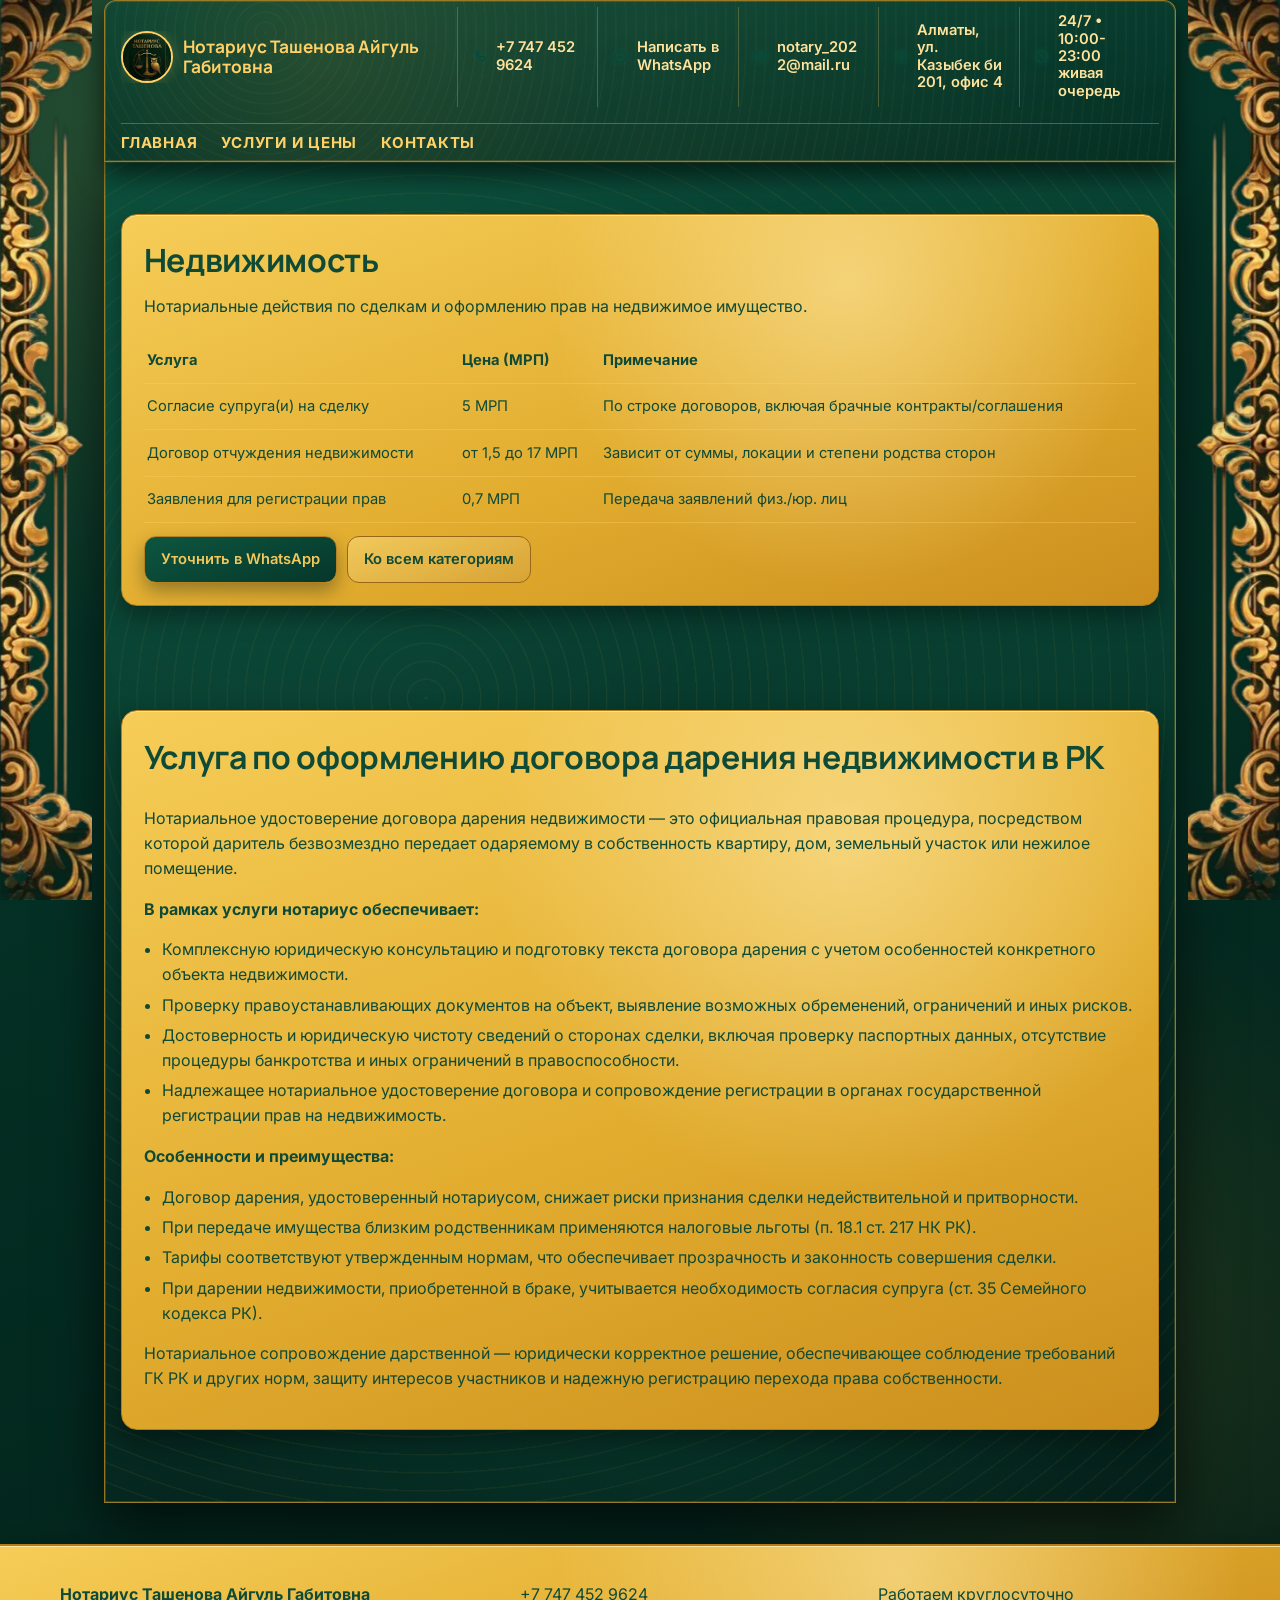
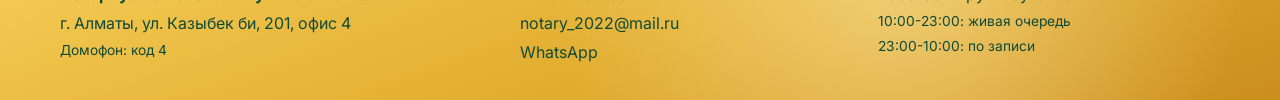
<file: Aigul_project_updated/Aigul project/service-real-estate.html>
﻿<!doctype html>
<html lang="ru">
<head>
  <meta charset="UTF-8" />
  <meta name="viewport" content="width=device-width, initial-scale=1.0" />
  <title>Недвижимость | Услуги нотариуса</title>
  <meta name="description" content="Нотариальные действия по недвижимости в Алматы: дарение, отчуждение, согласия и заявления." />
  <link rel="preconnect" href="https://fonts.googleapis.com" />
  <link rel="preconnect" href="https://fonts.gstatic.com" crossorigin />
  <link href="https://fonts.googleapis.com/css2?family=Inter:wght@400;500;600;700&family=Manrope:wght@600;700;800&display=swap" rel="stylesheet" />
  <link rel="stylesheet" href="css/style.css" />
  <link rel="icon" type="image/jpeg" href="assets/photo_2026-02-24 18.19.04.jpeg" />
</head>
<body class="home-reference">
<div class="topbar">
    <div class="container topbar__inner">
      <a class="topbar__brand" href="index.html">
        <img class="topbar__avatar" src="assets/topbar-avatar.jpeg" alt="Логотип нотариуса" />
        <span class="topbar__brand-text">Нотариус Ташенова Айгуль Габитовна</span>
      </a>
      <div class="topbar__items">
        <a class="topbar__item" href="tel:+77474529624">
          <img class="topbar__icon" src="assets/icons/contact-phone.svg" alt="" aria-hidden="true" />
          <span class="topbar__meta"><span class="topbar__value">+7 747 452 9624</span></span>
        </a>
        <a class="topbar__item" href="https://wa.me/77474529624">
          <img class="topbar__icon" src="assets/icons/contact-wa.svg" alt="" aria-hidden="true" />
          <span class="topbar__meta"><span class="topbar__value">Написать в WhatsApp</span></span>
        </a>
        <a class="topbar__item" href="mailto:notary_2022@mail.ru">
          <img class="topbar__icon" src="assets/icons/contact-mail.svg" alt="" aria-hidden="true" />
          <span class="topbar__meta"><span class="topbar__value">notary_2022@mail.ru</span></span>
        </a>
        <a class="topbar__item" href="https://2gis.kz/almaty/geo/70000001065609643" target="_blank" rel="noopener noreferrer">
          <img class="topbar__icon" src="assets/icons/contact-loc.svg" alt="" aria-hidden="true" />
          <span class="topbar__meta"><span class="topbar__value">Алматы, ул. Казыбек би 201, офис 4</span></span>
        </a>
        <div class="topbar__item">
          <img class="topbar__icon" src="assets/icons/contact-time.svg" alt="" aria-hidden="true" />
          <span class="topbar__meta"><span class="topbar__value">24/7 • 10:00-23:00 живая очередь</span></span>
        </div>
      </div>
      <nav class="topbar__nav" aria-label="Навигация сайта">
        <a href="index.html">Главная</a>
        <a href="services.html">Услуги и цены</a>
        <a href="contacts.html">Контакты</a>
      </nav>
    </div>
  </div>
<main>
    <section>
      <div class="container">
        <div class="card">
          <h1 class="section-title">Недвижимость</h1>
          <p class="section-subtitle">Нотариальные действия по сделкам и оформлению прав на недвижимое имущество.</p>
          <table class="service-table">
            <thead><tr><th>Услуга</th><th>Цена (МРП)</th><th>Примечание</th></tr></thead>
            <tbody>
              <tr><td>Согласие супруга(и) на сделку</td><td>5 МРП</td><td>По строке договоров, включая брачные контракты/соглашения</td></tr>
              <tr><td>Договор отчуждения недвижимости</td><td>от 1,5 до 17 МРП</td><td>Зависит от суммы, локации и степени родства сторон</td></tr>
              <tr><td>Заявления для регистрации прав</td><td>0,7 МРП</td><td>Передача заявлений физ./юр. лиц</td></tr>
            </tbody>
          </table>
          <div class="actions" style="margin-top:.8rem;">
            <a class="btn btn-primary" href="https://wa.me/77474529624" data-wa-message="Здравствуйте, Айгуль Габитовна. Меня зовут [Заменить]. Нахожусь в Алматы. Вопрос по разделу: Недвижимость">Уточнить в WhatsApp</a>
            <a class="btn btn-light" href="services.html">Ко всем категориям</a>
          </div>
        </div>
      </div>
    </section>

    <section>
      <div class="container">
        <div class="card">
          <h2 class="section-title">Услуга по оформлению договора дарения недвижимости в РК</h2>
          <p>Нотариальное удостоверение договора дарения недвижимости — это официальная правовая процедура, посредством которой даритель безвозмездно передает одаряемому в собственность квартиру, дом, земельный участок или нежилое помещение.</p>
          <p><strong>В рамках услуги нотариус обеспечивает:</strong></p>
          <ul class="simple-list">
            <li>Комплексную юридическую консультацию и подготовку текста договора дарения с учетом особенностей конкретного объекта недвижимости.</li>
            <li>Проверку правоустанавливающих документов на объект, выявление возможных обременений, ограничений и иных рисков.</li>
            <li>Достоверность и юридическую чистоту сведений о сторонах сделки, включая проверку паспортных данных, отсутствие процедуры банкротства и иных ограничений в правоспособности.</li>
            <li>Надлежащее нотариальное удостоверение договора и сопровождение регистрации в органах государственной регистрации прав на недвижимость.</li>
          </ul>
          <p><strong>Особенности и преимущества:</strong></p>
          <ul class="simple-list">
            <li>Договор дарения, удостоверенный нотариусом, снижает риски признания сделки недействительной и притворности.</li>
            <li>При передаче имущества близким родственникам применяются налоговые льготы (п. 18.1 ст. 217 НК РК).</li>
            <li>Тарифы соответствуют утвержденным нормам, что обеспечивает прозрачность и законность совершения сделки.</li>
            <li>При дарении недвижимости, приобретенной в браке, учитывается необходимость согласия супруга (ст. 35 Семейного кодекса РК).</li>
          </ul>
          <p>Нотариальное сопровождение дарственной — юридически корректное решение, обеспечивающее соблюдение требований ГК РК и других норм, защиту интересов участников и надежную регистрацию перехода права собственности.</p>
        </div>
      </div>
    </section>
  </main>

  <footer class="site-footer"><div class="container footer-grid"><div><p><strong>Нотариус Ташенова Айгуль Габитовна</strong></p><p>г. Алматы, ул. Казыбек би, 201, офис 4</p><p class="small-muted">Домофон: код 4</p></div><div><p><a href="tel:+77474529624">+7 747 452 9624</a></p><p><a href="mailto:notary_2022@mail.ru">notary_2022@mail.ru</a></p><p><a href="https://wa.me/77474529624">WhatsApp</a></p></div><div><p>Работаем круглосуточно</p><p class="small-muted">10:00-23:00: живая очередь</p><p class="small-muted">23:00-10:00: по записи</p></div></div></footer>
  <script src="js/script.js"></script>
</body>
</html>
</file>
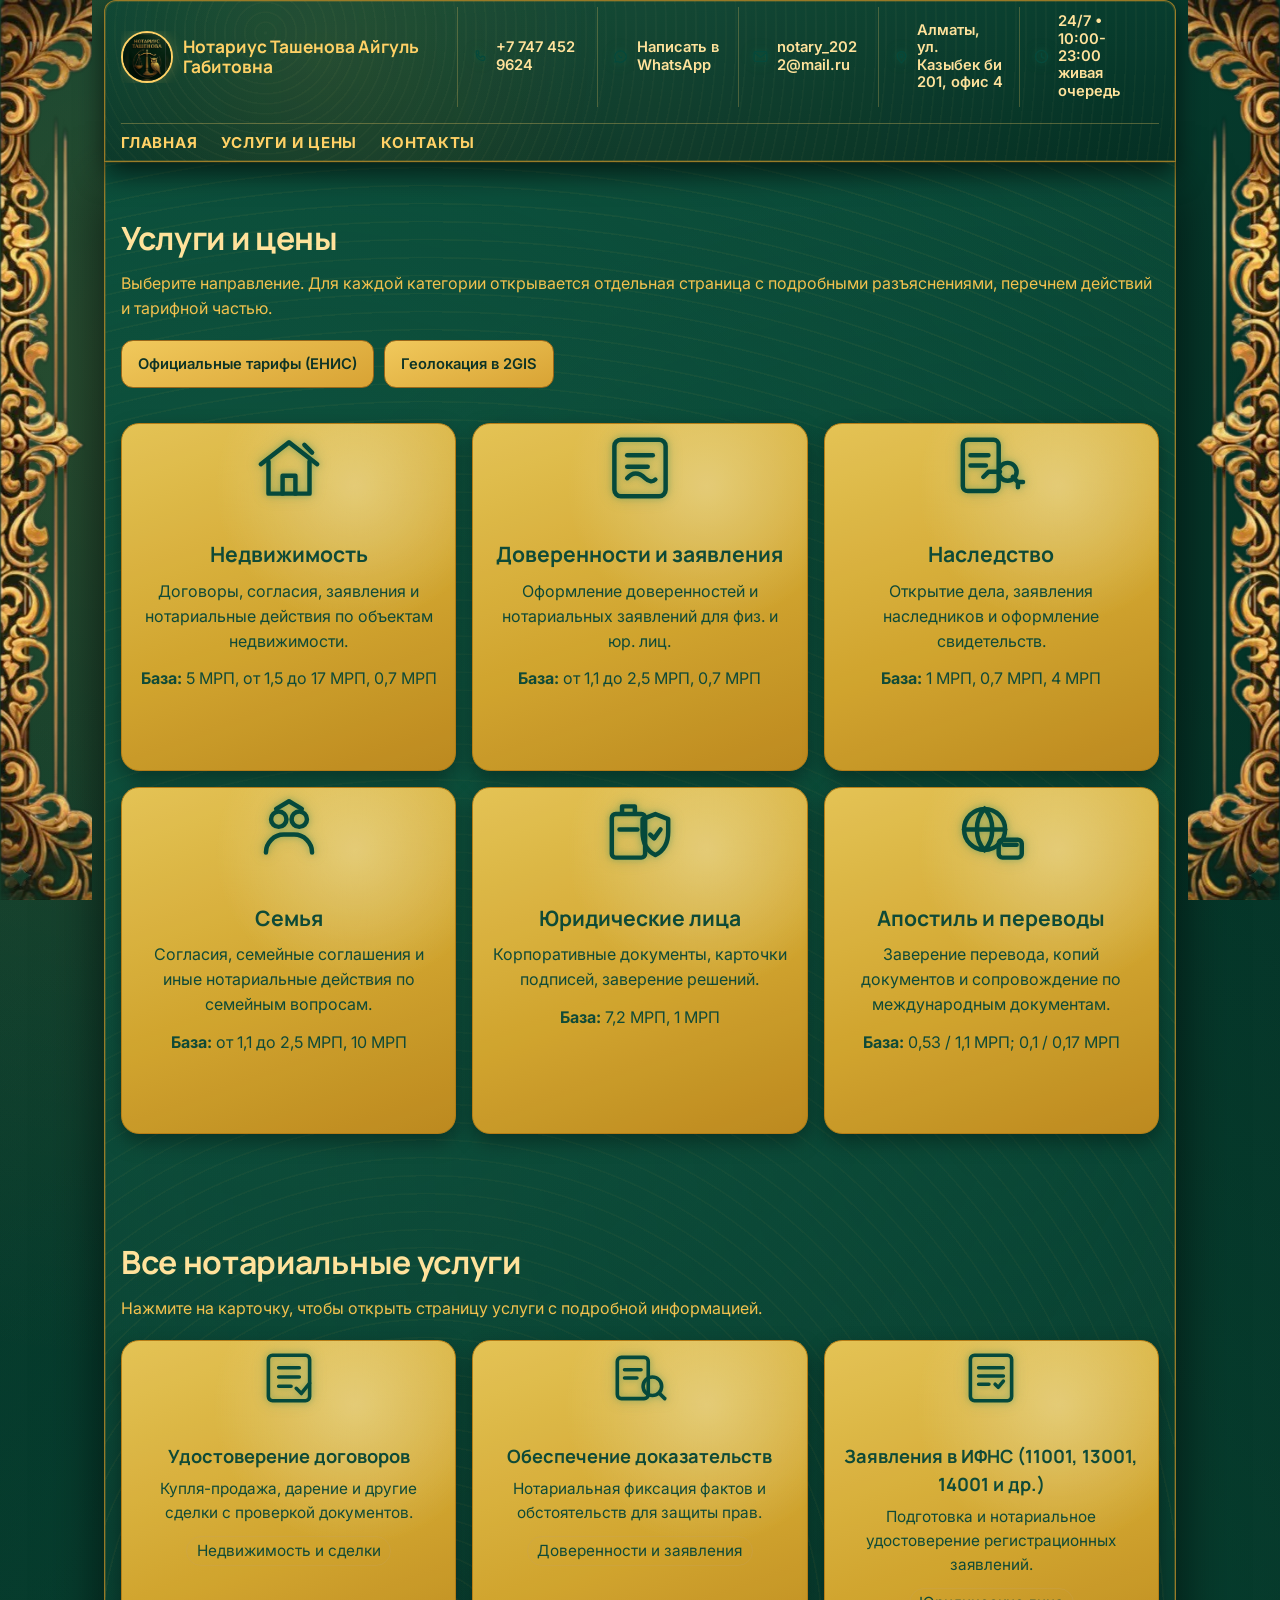
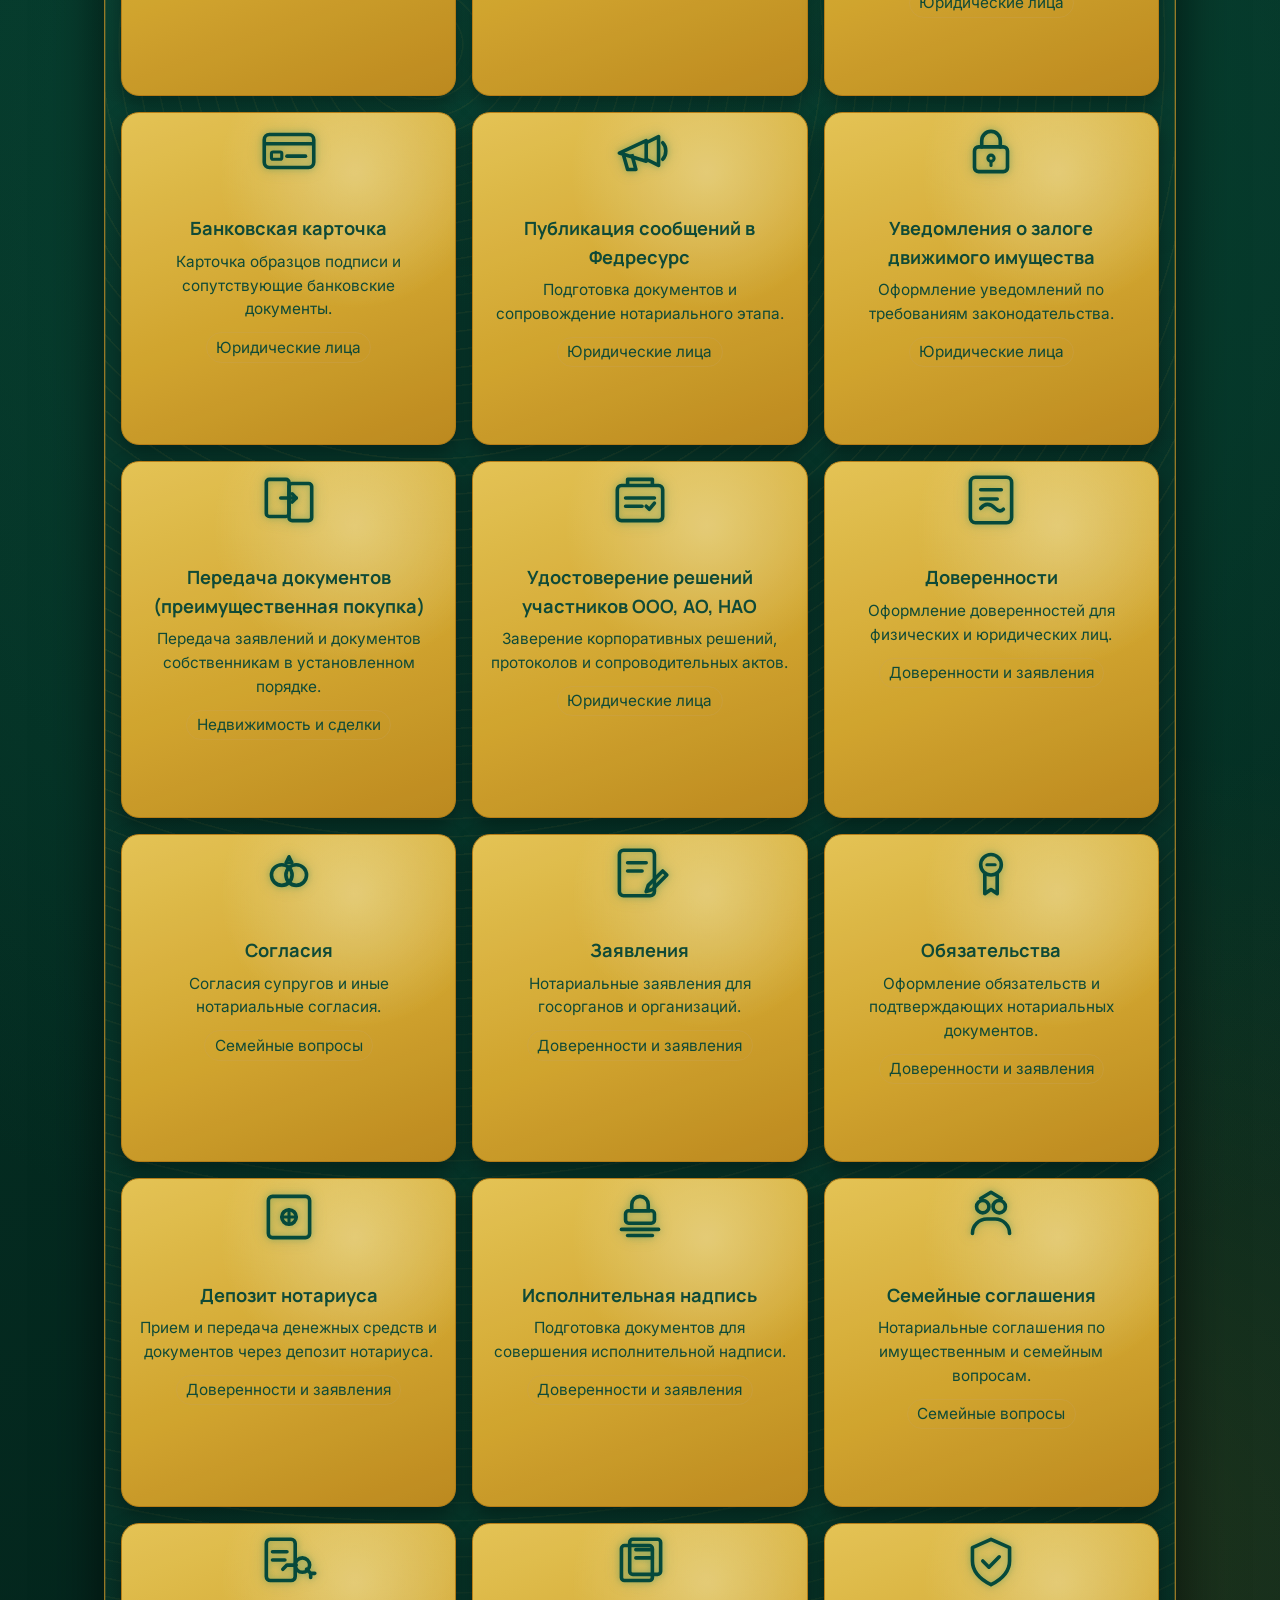
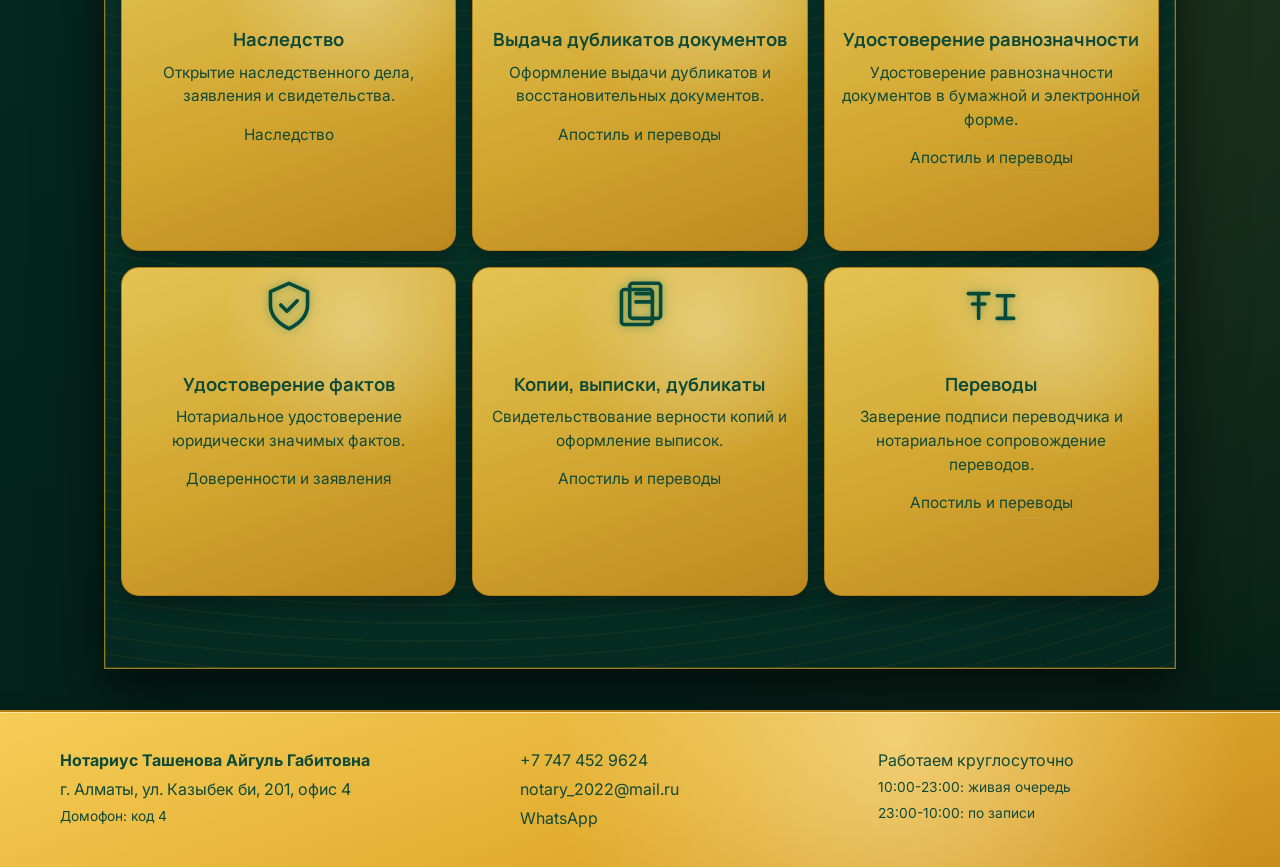
<file: Aigul_project_updated/Aigul project/services.html>
﻿<!doctype html>
<html lang="ru">
<head>
  <meta charset="UTF-8" />
  <meta name="viewport" content="width=device-width, initial-scale=1.0" />
  <title>Услуги и цены | Нотариус Ташенова Айгуль Габитовна</title>
  <meta name="description" content="Категории нотариальных услуг в Алматы. По каждой категории — отдельная страница с подробностями и тарифами." />
  <link rel="preconnect" href="https://fonts.googleapis.com" />
  <link rel="preconnect" href="https://fonts.gstatic.com" crossorigin />
  <link href="https://fonts.googleapis.com/css2?family=Inter:wght@400;500;600;700&family=Manrope:wght@600;700;800&display=swap" rel="stylesheet" />
  <link rel="stylesheet" href="css/style.css" />
  <link rel="icon" type="image/jpeg" href="assets/photo_2026-02-24 18.19.04.jpeg" />
</head>
<body class="home-reference">
<div class="topbar">
    <div class="container topbar__inner">
      <a class="topbar__brand" href="index.html">
        <img class="topbar__avatar" src="assets/topbar-avatar.jpeg" alt="Логотип нотариуса" />
        <span class="topbar__brand-text">Нотариус Ташенова Айгуль Габитовна</span>
      </a>
      <div class="topbar__items">
        <a class="topbar__item" href="tel:+77474529624">
          <img class="topbar__icon" src="assets/icons/contact-phone.svg" alt="" aria-hidden="true" />
          <span class="topbar__meta"><span class="topbar__value">+7 747 452 9624</span></span>
        </a>
        <a class="topbar__item" href="https://wa.me/77474529624">
          <img class="topbar__icon" src="assets/icons/contact-wa.svg" alt="" aria-hidden="true" />
          <span class="topbar__meta"><span class="topbar__value">Написать в WhatsApp</span></span>
        </a>
        <a class="topbar__item" href="mailto:notary_2022@mail.ru">
          <img class="topbar__icon" src="assets/icons/contact-mail.svg" alt="" aria-hidden="true" />
          <span class="topbar__meta"><span class="topbar__value">notary_2022@mail.ru</span></span>
        </a>
        <a class="topbar__item" href="https://2gis.kz/almaty/geo/70000001065609643" target="_blank" rel="noopener noreferrer">
          <img class="topbar__icon" src="assets/icons/contact-loc.svg" alt="" aria-hidden="true" />
          <span class="topbar__meta"><span class="topbar__value">Алматы, ул. Казыбек би 201, офис 4</span></span>
        </a>
        <div class="topbar__item">
          <img class="topbar__icon" src="assets/icons/contact-time.svg" alt="" aria-hidden="true" />
          <span class="topbar__meta"><span class="topbar__value">24/7 • 10:00-23:00 живая очередь</span></span>
        </div>
      </div>
      <nav class="topbar__nav" aria-label="Навигация сайта">
        <a href="index.html">Главная</a>
        <a href="services.html">Услуги и цены</a>
        <a href="contacts.html">Контакты</a>
      </nav>
    </div>
  </div>
<main>
    <section class="services-intro-section">
      <div class="container">
        <h1 class="section-title">Услуги и цены</h1>
        <p class="section-subtitle">Выберите направление. Для каждой категории открывается отдельная страница с подробными разъяснениями, перечнем действий и тарифной частью.</p>
        <div class="actions">
          <a class="btn btn-light" href="https://enis.kz/Article/Details/101" target="_blank" rel="noopener noreferrer">Официальные тарифы (ЕНИС)</a>
          <a class="btn btn-light" href="https://2gis.kz/almaty/geo/70000001065609643" target="_blank" rel="noopener noreferrer">Геолокация в 2GIS</a>
        </div>
      </div>
    </section>

    <section class="services-cards-section">
      <div class="container">
        <div class="service-hub-grid">
          <article class="service-hub-card glass-card service-hub-card--link reveal" data-href="service-real-estate.html" tabindex="0" role="link">
            <img class="service-icon" src="assets/icons/estate-deed.svg" alt="Иконка недвижимости" loading="lazy" />
            <div class="service-hub-content">
              <h3>Недвижимость</h3>
              <p>Договоры, согласия, заявления и нотариальные действия по объектам недвижимости.</p>
              <p><strong>База:</strong> 5 МРП, от 1,5 до 17 МРП, 0,7 МРП</p>
              <a class="btn btn-primary" href="service-real-estate.html">Поподробнее</a>
            </div>
          </article>

          <article class="service-hub-card glass-card service-hub-card--link reveal delay-1" data-href="service-powers.html" tabindex="0" role="link">
            <img class="service-icon" src="assets/icons/power-sign.svg" alt="Иконка доверенностей" loading="lazy" />
            <div class="service-hub-content">
              <h3>Доверенности и заявления</h3>
              <p>Оформление доверенностей и нотариальных заявлений для физ. и юр. лиц.</p>
              <p><strong>База:</strong> от 1,1 до 2,5 МРП, 0,7 МРП</p>
              <a class="btn btn-primary" href="service-powers.html">Поподробнее</a>
            </div>
          </article>

          <article class="service-hub-card glass-card service-hub-card--link reveal delay-2" data-href="service-inheritance.html" tabindex="0" role="link">
            <img class="service-icon" src="assets/icons/inheritance-key.svg" alt="Иконка наследства" loading="lazy" />
            <div class="service-hub-content">
              <h3>Наследство</h3>
              <p>Открытие дела, заявления наследников и оформление свидетельств.</p>
              <p><strong>База:</strong> 1 МРП, 0,7 МРП, 4 МРП</p>
              <a class="btn btn-primary" href="service-inheritance.html">Поподробнее</a>
            </div>
          </article>

          <article class="service-hub-card glass-card service-hub-card--link reveal" data-href="service-family.html" tabindex="0" role="link">
            <img class="service-icon" src="assets/icons/family-nest.svg" alt="Иконка семейных услуг" loading="lazy" />
            <div class="service-hub-content">
              <h3>Семья</h3>
              <p>Согласия, семейные соглашения и иные нотариальные действия по семейным вопросам.</p>
              <p><strong>База:</strong> от 1,1 до 2,5 МРП, 10 МРП</p>
              <a class="btn btn-primary" href="service-family.html">Поподробнее</a>
            </div>
          </article>

          <article class="service-hub-card glass-card service-hub-card--link reveal delay-1" data-href="service-business.html" tabindex="0" role="link">
            <img class="service-icon" src="assets/icons/business-shield.svg" alt="Иконка юридических лиц" loading="lazy" />
            <div class="service-hub-content">
              <h3>Юридические лица</h3>
              <p>Корпоративные документы, карточки подписей, заверение решений.</p>
              <p><strong>База:</strong> 7,2 МРП, 1 МРП</p>
              <a class="btn btn-primary" href="service-business.html">Поподробнее</a>
            </div>
          </article>

          <article class="service-hub-card glass-card service-hub-card--link reveal delay-2" data-href="service-apostille.html" tabindex="0" role="link">
            <img class="service-icon" src="assets/icons/apostille-globe.svg" alt="Иконка апостиля и переводов" loading="lazy" />
            <div class="service-hub-content">
              <h3>Апостиль и переводы</h3>
              <p>Заверение перевода, копий документов и сопровождение по международным документам.</p>
              <p><strong>База:</strong> 0,53 / 1,1 МРП; 0,1 / 0,17 МРП</p>
              <a class="btn btn-primary" href="service-apostille.html">Поподробнее</a>
            </div>
          </article>
        </div>
      </div>
    </section>

    <section>
      <div class="container">
        <h2 class="section-title">Все нотариальные услуги</h2>
        <p class="section-subtitle">Нажмите на карточку, чтобы открыть страницу услуги с подробной информацией.</p>
        <div id="serviceCatalogGrid" class="service-hub-grid service-hub-grid--catalog"></div>
      </div>
    </section>
  </main>

  <footer class="site-footer">
    <div class="container footer-grid">
      <div><p><strong>Нотариус Ташенова Айгуль Габитовна</strong></p><p>г. Алматы, ул. Казыбек би, 201, офис 4</p><p class="small-muted">Домофон: код 4</p></div>
      <div><p><a href="tel:+77474529624">+7 747 452 9624</a></p><p><a href="mailto:notary_2022@mail.ru">notary_2022@mail.ru</a></p><p><a href="https://wa.me/77474529624">WhatsApp</a></p></div>
      <div><p>Работаем круглосуточно</p><p class="small-muted">10:00-23:00: живая очередь</p><p class="small-muted">23:00-10:00: по записи</p></div>
    </div>
  </footer>

  <script src="js/script.js"></script>
</body>
</html>
</file>
<file: Aigul_project_updated/Aigul project/css/style.css>
:root {
  --bg: #006b4f;
  --surface: #0b7a5c;
  --text: #ffd166;
  --muted: #f2c14e;
  --primary: #c89b3c;
  --primary-dark: #a77f2f;
  --border: #d4af37;
  --shadow: 0 10px 30px rgba(17, 24, 39, 0.08);
  --radius: 16px;
  --container: 1160px;
  --gold: #ffd166;
  --gold-light: #ffd166;
}

* { box-sizing: border-box; }
html { scroll-behavior: smooth; }
body {
  margin: 0;
  font-family: 'Inter', system-ui, -apple-system, sans-serif;
  color: var(--text);
  background: var(--bg);
  min-height: 100vh;
  line-height: 1.55;
  position: relative;
}

.site-header, main, .site-footer, .topbar { position: relative; z-index: 1; }

.topbar {
  background: linear-gradient(180deg, rgba(4,11,34,0.98), rgba(3,8,27,0.98));
  border-bottom: 2px solid var(--gold);
  position: sticky;
  top: 0;
  z-index: 90;
  transition: background 240ms ease, box-shadow 240ms ease, transform 260ms ease;
  box-shadow: 0 4px 24px rgba(0,0,0,0.5), 0 1px 0 rgba(198,162,95,0.15);
}

.topbar--scrolled {
  background: rgba(4,11,34,0.92);
  backdrop-filter: blur(12px);
  box-shadow: 0 8px 24px rgba(4,15,11,0.36);
}

.topbar--hidden .topbar__inner {
  min-height: 0;
  padding: 0.24rem 0;
  gap: 0.2rem;
}

.topbar--hidden .topbar__nav {
  border-top: 0;
  padding-top: 0.08rem;
}

.topbar--hidden .topbar__brand,
.topbar--hidden .topbar__items {
  max-height: 0;
  opacity: 0;
  transform: translateY(-10px);
  pointer-events: none;
  margin: 0;
}

.topbar__inner {
  min-height: 84px;
  display: flex;
  flex-wrap: wrap;
  align-items: center;
  gap: 1rem;
  padding: 0.4rem 0;
}

.topbar__brand {
  display: flex;
  align-items: center;
  gap: 0.65rem;
  color: #f0f7f3;
  text-decoration: none;
  min-width: 280px;
  max-width: 320px;
  padding-right: 1rem;
  max-height: 96px;
  overflow: hidden;
  transform: translateY(0);
  opacity: 1;
  transition: max-height 240ms ease, opacity 200ms ease, transform 240ms ease;
  will-change: max-height, opacity, transform;
}

.topbar__avatar {
  width: 52px;
  height: 52px;
  border-radius: 999px;
  border: 2px solid var(--gold);
  object-fit: cover;
  flex-shrink: 0;
  box-shadow: 0 0 14px rgba(198,162,95,0.4);
}

.topbar__brand-text {
  font-family: 'Manrope', sans-serif;
  font-size: 1.08rem;
  line-height: 1.18;
  font-weight: 700;
  color: var(--gold-light);
}

.topbar__items {
  flex: 1;
  min-width: 0;
  display: flex;
  align-items: stretch;
  max-height: 220px;
  overflow: hidden;
  transform: translateY(0);
  opacity: 1;
  transition: max-height 240ms ease, opacity 200ms ease, transform 240ms ease;
  will-change: max-height, opacity, transform;
}

.topbar__nav {
  width: 100%;
  display: flex;
  align-items: center;
  gap: 1.5rem;
  padding-top: 0.45rem;
  border-top: 1px solid rgba(198,162,95,0.2);
}

.topbar__nav a {
  color: var(--gold-light);
  text-decoration: none;
  font-size: 0.94rem;
  font-weight: 700;
  white-space: nowrap;
  letter-spacing: 0.05em;
  text-transform: uppercase;
  transition: color 0.2s;
}

.topbar__nav a:hover { color: #fff; text-decoration: none; }

.topbar__item {
  display: flex;
  align-items: center;
  gap: 0.48rem;
  padding: 0.4rem 0.85rem;
  min-height: 64px;
  color: #e8f4ef;
  text-decoration: none;
  border-left: 1px solid rgba(198,162,95,0.18);
  flex: 1 1 0;
  transition: background 0.2s;
}

.topbar__item:first-child { border-left: 1px solid rgba(198,162,95,0.18); }
.topbar__item:hover { background: rgba(198,162,95,0.07); text-decoration: none; color: #fff; }
.topbar__item:hover .topbar__icon { opacity: 1; }

.topbar__icon {
  width: 17px;
  height: 17px;
  flex-shrink: 0;
  opacity: 1;
  filter: brightness(0) saturate(100%) invert(70%) sepia(92%) saturate(2799%) hue-rotate(175deg) brightness(106%) contrast(103%) drop-shadow(0 0 8px rgba(30,153,255,0.75));
}
.topbar__meta { display: flex; align-items: center; min-width: 0; }

.topbar__label {
  font-size: 0.66rem;
  text-transform: uppercase;
  letter-spacing: 0.09em;
  font-weight: 700;
  color: #b7d2c6;
  line-height: 1.2;
}

.topbar__value {
  font-size: 0.92rem;
  line-height: 1.18;
  font-weight: 600;
  color: #f2fbf7;
  overflow-wrap: anywhere;
}

.official-photo {
  width: min(100%, 155px);
  aspect-ratio: 4 / 5;
  object-fit: cover;
  border-radius: 12px;
  border: 2px solid var(--gold);
  box-shadow: 0 8px 24px rgba(198,162,95,0.25);
}

.contact-profile {
  display: grid;
  grid-template-columns: 80px 1fr;
  gap: 0.9rem;
  align-items: start;
  margin-bottom: 0.85rem;
}

.contact-profile .official-photo {
  width: 80px;
  aspect-ratio: 1 / 1;
  border-radius: 12px;
}

a { color: var(--gold); text-decoration: none; }
a:hover { text-decoration: underline; }
img { max-width: 100%; display: block; }

.container {
  width: min(var(--container), calc(100% - 2rem));
  margin-inline: auto;
}

.btn {
  border: 0;
  border-radius: 12px;
  padding: 0.72rem 1rem;
  display: inline-flex;
  align-items: center;
  justify-content: center;
  gap: 0.45rem;
  font-size: 0.92rem;
  font-weight: 600;
  text-decoration: none;
  transition: transform 0.2s ease, box-shadow 0.2s ease, background 0.2s ease;
  cursor: pointer;
}

.btn:hover { transform: translateY(-1px); text-decoration: none; }
.btn:focus-visible { outline: 2px solid var(--gold); outline-offset: 2px; }

.btn-primary {
  background: linear-gradient(135deg, var(--primary) 0%, #2f9c77 100%);
  color: #fff;
  box-shadow: 0 8px 18px rgba(29,122,90,0.32);
}

.btn-primary:hover { background: linear-gradient(135deg, var(--primary-dark) 0%, #1f765a 100%); }

.btn-secondary {
  background: rgba(198,162,95,0.12);
  color: var(--gold-light);
  border: 1px solid rgba(198,162,95,0.35);
}

.btn-secondary:hover { background: rgba(198,162,95,0.22); }

.btn-light {
  background: rgba(255,255,255,0.07);
  color: #eaf5ef;
  border: 1px solid rgba(255,255,255,0.14);
}

.btn-gold {
  background: linear-gradient(135deg, #c6a25f 0%, #e8c97c 100%);
  color: #0d2419;
  font-weight: 700;
  box-shadow: 0 6px 18px rgba(198,162,95,0.35);
}

main section { padding: 3.25rem 0; }

.hero { padding-top: 3.2rem; padding-bottom: 2.2rem; }

.home-trust-section { padding-top: 1.1rem; }
.services-intro-section { padding-bottom: 1.25rem; }
.services-cards-section { padding-top: 0.95rem; }

.hero-wrap {
  display: grid;
  gap: 1.25rem;
  align-items: start;
}

.hero-card {
  background: linear-gradient(165deg, rgba(10,23,65,0.96), rgba(6,14,42,0.94));
  border: 1px solid rgba(198,162,95,0.3);
  border-radius: var(--radius);
  box-shadow: 0 12px 36px rgba(6,18,13,0.4), inset 0 1px 0 rgba(198,162,95,0.1);
  padding: 1.6rem;
  color: #eaf6ef;
}

.hero-lead,
.hero-quick {
  background: var(--surface);
  border: 1px solid var(--border);
  border-radius: 18px;
  box-shadow: var(--shadow);
  color: var(--text);
}

.hero-lead { padding: 2rem 1.9rem; }
.hero-quick { padding: 1.55rem; }

.hero-eyebrow {
  display: inline-flex;
  align-items: center;
  padding: 0.38rem 0.82rem;
  border-radius: 999px;
  background: #E7D7C3;
  color: #5A3E22;
  font-size: 0.9rem;
  font-weight: 700;
  margin-bottom: 0.95rem;
}

.hero h1 {
  font-size: clamp(18.9rem, 56.4vw, 43.2rem);
  line-height: 0.89;
  letter-spacing: -0.02em;
}

.hero p {
  color: var(--muted);
  max-width: 760px;
}

.hero-facts {
  list-style: none;
  margin: 0 0 1.25rem;
  padding: 0;
  display: flex;
  flex-wrap: wrap;
  gap: 1rem 1.25rem;
}

.hero-facts li {
  position: relative;
  color: var(--text);
  font-weight: 600;
  padding-left: 0.95rem;
}

.hero-facts li::before {
  content: '';
  position: absolute;
  left: 0;
  top: 0.47em;
  width: 7px;
  height: 7px;
  border-radius: 999px;
  background: #6B4E2E;
}

.hero-quick h2 {
  margin: 0 0 0.45rem;
  font-family: 'Manrope', sans-serif;
  font-size: clamp(1.5rem, 3.2vw, 2.25rem);
  color: var(--text);
}

.hero-quick p {
  margin: 0 0 0.9rem;
}

.hero-quick .consult-form {
  gap: 0.62rem;
}

.hero-quick .consult-form label {
  display: grid;
  gap: 0.32rem;
  font-weight: 600;
  color: var(--text);
  font-size: 0.92rem;
}

.hero-quick input,
.hero-quick textarea {
  background: #FBF6EF;
  border-color: #D9CBB8;
}

.hero-quick textarea {
  min-height: 100px;
}

.hero-quick .btn {
  width: 100%;
  margin-top: 0.15rem;
}

.hero-card-photo {
  display: flex;
  flex-direction: column;
  align-items: center;
  text-align: center;
  padding: 1.4rem 1.6rem;
}

.hero-notary-name {
  margin: 0 0 .3rem;
  font-family: Manrope, sans-serif;
  color: var(--gold-light);
  font-size: clamp(1.5rem, 4.2vw, 2rem);
  letter-spacing: 0.01em;
}

.hero-kpi-inline {
  width: 100%;
  margin-top: 0.8rem;
  padding-top: 0.7rem;
  border-top: 1px solid rgba(142,162,184,0.28);
  display: grid;
  gap: 0.4rem;
}

.hero-kpi-inline p {
  margin: 0;
  padding: 0.46rem 0.56rem;
  border-radius: 10px;
  border: 1px solid rgba(142,162,184,0.2);
  background: rgba(12,28,74,0.38);
  color: #c6dacf;
  font-size: 0.92rem;
}

.hero-kpi-inline strong {
  color: #d9e3ef;
  font-weight: 700;
}

.hero h1 {
  font-family: 'Manrope', sans-serif;
  font-size: clamp(1.8rem, 6vw, 2.9rem);
  line-height: 1.15;
  margin: 0 0 0.85rem;
  color: #eef8f3;
}

.hero p { color: #b0cfc3; margin: 0 0 1.2rem; }

.actions { display: flex; flex-wrap: wrap; gap: 0.65rem; }

.meta-grid, .services-grid, .why-grid,
.find-grid, .contact-grid, .about-grid { display: grid; gap: 1rem; }

.card {
  background: linear-gradient(165deg, rgba(10,23,65,0.94), rgba(6,14,42,0.92));
  border: 1px solid rgba(198,162,95,0.25);
  border-radius: var(--radius);
  box-shadow: 0 8px 24px rgba(6,18,13,0.3);
  padding: 1.35rem;
  color: #eaf6ef;
}

.card h2, .card h3, .card h4 { color: var(--gold-light); }
.card p { color: #c6dacf; }
.card li { color: #c6dacf; }
.card a { color: var(--gold-light); }

.glass-card {
  background: linear-gradient(165deg, rgba(10,23,65,0.94), rgba(6,14,42,0.92));
  border: 1px solid rgba(198,162,95,0.25);
  border-radius: var(--radius);
  box-shadow: 0 8px 20px rgba(6,18,13,0.24);
  color: #eaf6ef;
  transition: border-color 220ms ease, background 220ms ease, box-shadow 220ms ease;
}

.glass-card:hover, .glass-card:focus-within {
  border-color: rgba(198,162,95,0.5);
  background: linear-gradient(165deg, rgba(12,28,75,0.95), rgba(8,19,52,0.93));
  box-shadow: 0 12px 28px rgba(6,18,13,0.36);
}

.kpi-title { font-size: 0.86rem; color: #a9c7b8; margin-bottom: 0.3rem; }
.kpi-value {
  font-family: 'Manrope', sans-serif;
  font-size: 1.35rem;
  margin: 0;
  color: var(--gold-light);
}

.section-title {
  font-family: 'Manrope', sans-serif;
  font-size: clamp(1.35rem, 3.6vw, 2rem);
  margin: 0 0 0.5rem;
  color: var(--gold-light);
  letter-spacing: -0.01em;
}

.section-subtitle { margin: 0 0 1.2rem; color: #bfd3c9; }

.glass-card .section-title, .glass-card h2, .glass-card h3, .glass-card h4,
.card .section-title, .hero-card .section-title { color: var(--gold-light); }

.glass-card .section-subtitle, .glass-card .notice, .glass-card p, .glass-card li,
.card .section-subtitle, .hero-card p { color: #c6dacf; }

.service-card h3, .why-card h3, .find-card h3 {
  margin-top: 0;
  font-family: 'Manrope', sans-serif;
  font-size: 1.05rem;
  color: var(--gold-light);
}

.service-card ul, .about-list, .simple-list {
  margin: 0 0 1rem;
  padding-left: 1.15rem;
  color: #c6dacf;
}

.service-card li, .about-list li, .simple-list li { margin-bottom: 0.35rem; }

.service-thumb {
  width: 100%;
  height: 220px;
  object-fit: cover;
  border-radius: 12px;
  margin: 0;
}

.service-card .actions { margin-top: 0.7rem; display: grid; grid-template-columns: 1fr; gap: 0.55rem; }

.service-card .btn, .btn[data-service] {
  min-height: 46px;
  width: 100%;
  border-radius: 14px;
  padding: 0.86rem 1rem;
  font-size: 0.97rem;
  font-weight: 700;
}

.service-tile {
  position: relative;
  overflow: hidden;
  border: 1px solid rgba(198,162,95,0.4);
  background: #0a1d56;
  min-height: 390px;
}

.service-tile .service-thumb { position: absolute; inset: 0; width: 100%; height: 100%; border-radius: 0; }

.service-tile::before {
  content: '';
  position: absolute;
  inset: 0;
  background: linear-gradient(180deg, rgba(6,18,54,0.2) 16%, rgba(6,18,54,0.84) 74%);
  z-index: 1;
}

.service-tile h3, .service-tile ul, .service-tile .actions { position: relative; z-index: 2; }

.service-tile h3 { margin-top: 1rem; color: var(--gold-light); font-size: 1.25rem; }
.service-tile ul { color: #d7ece2; min-height: 110px; }
.service-tile .btn-secondary { background: rgba(255,255,255,0.88); }
.service-tile .btn-light { background: rgba(230,241,236,0.9); }

.service-hub-grid { display: grid; gap: 1rem; }

.service-hub-card {
  position: relative;
  overflow: hidden;
  min-height: 230px;
  border-radius: 18px;
  border: 1px solid rgba(198,162,95,0.35);
  box-shadow: 0 10px 30px rgba(8,28,20,0.32);
  color: #fff;
  transition: transform 240ms ease, box-shadow 240ms ease, border-color 240ms ease;
}

.service-hub-card--link { cursor: pointer; }

.service-hub-card .service-icon {
  position: relative;
  inset: auto;
  width: 82px;
  height: 82px;
  object-fit: contain;
  display: block;
  margin: 0.2rem auto 0.8rem;
  filter: brightness(0) saturate(100%) invert(70%) sepia(92%) saturate(2799%) hue-rotate(175deg) brightness(106%) contrast(103%) drop-shadow(0 0 12px rgba(30,153,255,0.8));
}

.service-hub-card::before {
  content: '';
  position: absolute;
  inset: 0;
  background: linear-gradient(180deg, rgba(8,23,17,0.35), rgba(8,23,17,0.78));
  transition: background 240ms ease;
}

.service-hub-content {
  position: relative;
  z-index: 2;
  height: 100%;
  padding: 1rem;
  display: flex;
  flex-direction: column;
  align-items: center;
  text-align: center;
}

.service-hub-content h3 {
  margin: 0 0 0.5rem;
  color: var(--gold-light);
  font-family: 'Manrope', sans-serif;
  font-size: 1.32rem;
}

.service-hub-content p { margin: 0 0 0.8rem; color: #c7ddd2; }

.service-hub-content .btn {
  margin-top: auto;
  width: 100%;
  min-height: 48px;
  font-size: 1rem;
}

.service-hub-card--link:hover, .service-hub-card--link:focus-within {
  border-color: rgba(198,162,95,0.8);
  box-shadow: 0 14px 26px rgba(6,20,15,0.34);
  transform: translateY(-2px);
}

.service-hub-card--link:hover::before {
  background: linear-gradient(180deg, rgba(8,23,17,0.2), rgba(8,23,17,0.68));
}

.service-hub-grid--catalog .service-hub-card {
  min-height: 280px;
}

.service-hub-card--compact .service-icon {
  width: 66px;
  height: 66px;
  margin: 0.3rem auto 0.9rem;
}

.service-hub-card--compact .service-hub-content {
  align-items: center;
  text-align: center;
}

.service-hub-card--compact .service-hub-content h3 {
  font-size: 1.14rem;
  margin-bottom: 0.45rem;
}

.service-hub-card--compact .service-hub-content p {
  margin-bottom: 0.7rem;
  font-size: 0.96rem;
}

.service-hub-card--compact .service-hub-content .btn {
  margin-top: auto;
}

.service-hub-category {
  display: inline-flex;
  align-items: center;
  justify-content: center;
  border: 1px solid rgba(198,162,95,0.3);
  border-radius: 999px;
  padding: 0.14rem 0.58rem;
  color: var(--gold-light);
  font-size: 0.8rem;
}

.service-info-grid {
  display: grid;
  gap: 1rem;
}

.service-info-main .service-icon {
  width: 72px;
  height: 72px;
  margin-bottom: 0.8rem;
}

.service-info-main h1 {
  margin: 0 0 0.7rem;
}

.service-info-main p {
  margin: 0 0 0.85rem;
}

.service-info-side p {
  margin: 0 0 0.7rem;
}

@media (min-width: 980px) {
  .service-info-grid {
    grid-template-columns: 1.25fr 0.75fr;
    align-items: start;
  }
}

.consult-form, .contact-form { display: grid; gap: 0.75rem; }

input, textarea, select {
  width: 100%;
  border: 1px solid rgba(198,162,95,0.3);
  border-radius: 12px;
  padding: 0.76rem 0.85rem;
  font: inherit;
  color: #eaf6ef;
  background: rgba(255,255,255,0.06);
  transition: border-color 0.2s;
}

input:focus, textarea:focus { outline: none; border-color: var(--gold); }
input::placeholder, textarea::placeholder { color: #6f8a80; }
textarea { resize: vertical; min-height: 120px; }

.cta-band {
  background: linear-gradient(135deg, rgba(198,162,95,0.12) 0%, rgba(14,44,33,0.96) 100%);
  color: #fff;
  border-radius: var(--radius);
  padding: 1.6rem;
  box-shadow: var(--shadow);
  border: 1px solid rgba(198,162,95,0.35);
}

.cta-band h2 { color: var(--gold-light); margin: 0 0 0.8rem; }
.cta-band p { margin: 0 0 0.8rem; color: #c6dacf; }

.notice { font-size: 0.92rem; color: #bfd3c9; }

.badge {
  display: inline-flex;
  padding: 0.18rem 0.62rem;
  border-radius: 999px;
  background: rgba(198,162,95,0.15);
  color: var(--gold-light);
  border: 1px solid rgba(198,162,95,0.35);
  font-size: 0.82rem;
  font-weight: 700;
  margin-bottom: 0.7rem;
}

.tabs { display: flex; gap: 0.5rem; overflow-x: auto; margin-bottom: 1rem; padding-bottom: 0.2rem; }

.tab-btn {
  border: 1px solid rgba(198,162,95,0.3);
  background: rgba(255,255,255,0.04);
  border-radius: 999px;
  padding: 0.5rem 0.85rem;
  white-space: nowrap;
  cursor: pointer;
  font-weight: 600;
  color: #c6dacf;
}

.tab-btn.active { background: var(--gold); border-color: var(--gold); color: #0d2419; }

.tab-panel { display: none; }
.tab-panel.active { display: block; }

.service-table { width: 100%; border-collapse: collapse; font-size: 0.92rem; }

.service-table th, .service-table td {
  border-bottom: 1px solid rgba(198,162,95,0.2);
  padding: 0.7rem 0.2rem;
  text-align: left;
  vertical-align: top;
}

.service-table th { color: var(--gold-light); }
.service-table td { color: #c6dacf; }

.accordion { display: none; }

.site-footer {
  margin-top: 2.6rem;
  background: rgba(5,14,9,0.98);
  border-top: 2px solid var(--gold);
  color: #dfebe5;
}

.footer-grid { padding: 2rem 0; display: grid; gap: 1rem; }
.site-footer a { color: var(--gold-light); }
.site-footer p { margin: 0.25rem 0; color: #c6dacf; }
.site-footer strong { color: var(--gold-light); }

.small-muted { font-size: 0.86rem; color: #a7c0b5; }

.map-card iframe { width: 100%; min-height: 300px; border: 0; border-radius: var(--radius); }

.hidden { display: none !important; }
.modal-open { overflow: hidden; }

.image-grid { display: grid; gap: 1rem; }

.image-card img {
  width: 100%;
  height: 170px;
  object-fit: cover;
  border-radius: 12px;
  margin-bottom: 0.7rem;
}

.feature-icon {
  width: 86px !important;
  height: 86px !important;
  margin: 0 auto 0.8rem !important;
  object-fit: contain !important;
  border-radius: 0 !important;
  filter: brightness(0) saturate(100%) invert(70%) sepia(92%) saturate(2799%) hue-rotate(175deg) brightness(106%) contrast(103%) drop-shadow(0 0 14px rgba(30,153,255,0.82));
}

.service-info-main .service-icon {
  filter: brightness(0) saturate(100%) invert(70%) sepia(92%) saturate(2799%) hue-rotate(175deg) brightness(106%) contrast(103%) drop-shadow(0 0 10px rgba(30,153,255,0.75));
}

.info-modal { position: fixed; inset: 0; z-index: 80; }
.info-modal__backdrop { position: absolute; inset: 0; background: rgba(7,21,15,0.75); }

.info-modal__card {
  position: relative;
  max-width: 680px;
  margin: 5vh auto;
  background: linear-gradient(165deg, #0e2c21, #0a1f16);
  color: #eaf6ef;
  border-radius: 18px;
  border: 1px solid rgba(198,162,95,0.45);
  box-shadow: 0 20px 60px rgba(7,23,16,0.65);
  padding: 1.8rem;
  width: min(94%, 680px);
  max-height: 85vh;
  overflow-y: auto;
}

.info-modal__card::-webkit-scrollbar { width: 6px; }
.info-modal__card::-webkit-scrollbar-track { background: rgba(255,255,255,0.05); }
.info-modal__card::-webkit-scrollbar-thumb { background: rgba(198,162,95,0.4); border-radius: 3px; }

.info-modal__close {
  position: absolute;
  top: 0.7rem;
  right: 0.8rem;
  border: 0;
  background: rgba(198,162,95,0.1);
  font-size: 1.3rem;
  line-height: 1;
  color: var(--gold);
  cursor: pointer;
  border-radius: 50%;
  width: 32px;
  height: 32px;
  display: flex;
  align-items: center;
  justify-content: center;
  transition: background 0.2s;
}

.info-modal__close:hover { background: rgba(198,162,95,0.25); }

.info-modal__card h3 { margin: 0 0 0.6rem; font-family: 'Manrope', sans-serif; color: var(--gold-light); font-size: 1.4rem; }
.info-modal__card h4 { color: var(--gold-light); margin: 1.2rem 0 0.5rem; font-size: 1.05rem; }
.info-modal__card p { margin: 0 0 0.85rem; color: #c6dacf; line-height: 1.65; }
.info-modal__card li { color: #c6dacf; margin-bottom: 0.4rem; line-height: 1.6; }
.info-modal__card ul { padding-left: 1.2rem; }

.gold-divider {
  width: 80px;
  height: 2px;
  background: linear-gradient(90deg, transparent, var(--gold), transparent);
  margin: 0.4rem 0 1rem;
}

.about-card .actions {
  margin-top: 0.55rem;
}

.about-layout {
  display: grid;
  gap: 0.75rem;
}

.about-main {
  display: grid;
  gap: 0.75rem;
}

.about-text-block {
  display: grid;
  gap: 0.75rem;
}

.about-text-block p {
  margin: 0;
  line-height: 1.62;
}

.about-side {
  display: grid;
  gap: 0.65rem;
}

.about-mini {
  border: 1px solid rgba(15, 74, 55, 0.22);
  border-radius: 14px;
  background: rgba(255, 255, 255, 0.18);
  padding: 0.72rem 0.85rem;
}

.about-mini h4 {
  margin: 0 0 0.55rem;
  font-size: 1rem;
  font-weight: 800;
  color: #0f4a37;
}

.about-pillars li,
.about-services li {
  margin-bottom: 0.32rem;
  line-height: 1.5;
}

.about-pillars strong {
  color: #0f4a37;
}

@media (min-width: 960px) {
  #about .container {
    width: min(1020px, calc(100% - 2rem));
  }

  #about .about-card {
    padding: 1.05rem 1.15rem;
  }

  .about-layout {
    grid-template-columns: minmax(0, 1.06fr) minmax(0, 0.94fr);
    align-items: start;
    gap: 0.85rem;
  }
}

.step-list { list-style: none; padding: 0; margin: 0; }
.step-list li {
  display: flex;
  gap: 0.85rem;
  align-items: flex-start;
  padding: 0.65rem 0;
  border-bottom: 1px solid rgba(198,162,95,0.1);
  color: #c6dacf;
}
.step-num {
  background: var(--gold);
  color: #0d2419;
  border-radius: 50%;
  width: 24px;
  height: 24px;
  font-size: 0.8rem;
  font-weight: 700;
  display: flex;
  align-items: center;
  justify-content: center;
  flex-shrink: 0;
  margin-top: 1px;
}

@media (min-width: 720px) {
  .meta-grid { grid-template-columns: repeat(2, minmax(0, 1fr)); }
  .services-grid { grid-template-columns: repeat(2, minmax(0, 1fr)); }
  .why-grid { grid-template-columns: repeat(2, minmax(0, 1fr)); }
  .find-grid { grid-template-columns: repeat(3, minmax(0, 1fr)); }
  .contact-grid { grid-template-columns: 1fr 1fr; }
  .about-grid { grid-template-columns: 290px 1fr; align-items: start; }
  .footer-grid { grid-template-columns: 1.3fr 1fr 1fr; }
  .image-grid { grid-template-columns: repeat(3, minmax(0, 1fr)); }
  .service-hub-grid { grid-template-columns: repeat(2, minmax(0, 1fr)); }
}

@media (min-width: 980px) {
  .hero-wrap { grid-template-columns: 1.18fr 0.82fr; }
  .meta-grid { grid-template-columns: repeat(3, minmax(0, 1fr)); }
  .services-grid { grid-template-columns: repeat(3, minmax(0, 1fr)); }
  .why-grid { grid-template-columns: repeat(4, minmax(0, 1fr)); }
  .service-hub-grid { grid-template-columns: repeat(3, minmax(0, 1fr)); }
}

@media (max-width: 560px) {
  .hero-lead { padding: 1.35rem 1.1rem; }
  .hero-quick { padding: 1.1rem; }
  .hero h1 {
    font-size: clamp(16.8rem, 82.8vw, 28.8rem);
    line-height: 0.9;
  }
}

@media (max-width: 860px) {
  .service-table { display: none; }
  .accordion { display: block; }
  .accordion details {
    border: 1px solid rgba(198,162,95,0.25);
    border-radius: 12px;
    padding: 0.6rem 0.8rem;
    margin-bottom: 0.6rem;
    background: rgba(14,44,33,0.6);
  }
  .accordion summary { font-weight: 600; cursor: pointer; color: var(--gold-light); }
}

@media (max-width: 1200px) {
  .topbar__inner {
    min-height: 72px;
    padding: 0.42rem 0;
    display: grid;
    grid-template-columns: 1fr;
    gap: 0.2rem;
  }
  .topbar__brand { min-width: 0; max-width: none; padding-right: 0; }
  .topbar__items { display: grid; grid-template-columns: repeat(3, minmax(0, 1fr)); }
  .topbar__item:nth-child(4) { border-left: 0; }
}

@media (max-width: 820px) {
  .topbar__items { grid-template-columns: repeat(2, minmax(0, 1fr)); }
  .topbar__item { border-left: 0; border-top: 1px solid rgba(198,162,95,0.12); min-height: 56px; padding: 0.46rem 0.62rem; }
  .topbar__item:nth-child(-n+2) { border-top: 0; }
  .topbar__value { font-size: 0.94rem; }
}

@media (max-width: 560px) {
  .topbar__brand-text { font-size: 0.98rem; }
  .topbar__avatar { width: 44px; height: 44px; }
  .topbar__items { grid-template-columns: repeat(2, minmax(0, 1fr)); }
  .topbar__nav { gap: 0.75rem; overflow-x: auto; padding-bottom: 0.2rem; }
  .topbar__item { min-height: 52px; gap: 0.42rem; padding: 0.42rem 0.55rem; }
  .topbar__icon { width: 16px; height: 16px; }
  .topbar__value { font-size: 0.88rem; font-weight: 600; }
  .contact-profile { grid-template-columns: 1fr; }
  .contact-profile .official-photo { width: min(100%, 130px); }
}

@media (prefers-reduced-motion: no-preference) {
  .reveal { opacity: 0; transform: translateY(8px); animation: reveal 0.5s ease forwards; }
  .reveal.delay-1 { animation-delay: 0.05s; }
  .reveal.delay-2 { animation-delay: 0.1s; }
  .reveal.delay-3 { animation-delay: 0.15s; }
  @keyframes reveal { to { opacity: 1; transform: translateY(0); } }
}

/* Final palette lock (emerald + gold) */
body {
  background:
    radial-gradient(circle at 12% 16%, rgba(0, 0, 0, 0.26) 0%, transparent 34%),
    radial-gradient(circle at 84% 70%, rgba(0, 0, 0, 0.33) 0%, transparent 38%),
    radial-gradient(circle at 52% 88%, rgba(0, 0, 0, 0.2) 0%, transparent 31%),
    linear-gradient(160deg, #00684d 0%, #005b43 45%, #014634 100%);
  color: #ffd166;
}
a { color: #ffd166; }

body::before,
body::after {
  content: '';
  position: fixed;
  top: 0;
  bottom: 0;
  width: 32px;
  pointer-events: none;
  z-index: 0;
  opacity: 0.9;
  background-image: url('../assets/ornament.png');
  background-repeat: repeat-y;
  background-size: 378px 165px;
  background-position: center top;
}

body::before { left: 6px; }
body::after {
  right: 6px;
  transform: scaleX(-1);
}

.topbar {
  background: linear-gradient(180deg, #01382a 0%, #01553f 100%);
  border-bottom: 1px solid rgba(255, 209, 102, 0.45);
  box-shadow: 0 6px 20px rgba(0, 21, 16, 0.45);
}
.topbar--scrolled { background: rgba(1, 56, 42, 0.95); }
.topbar__brand, .topbar__brand-text, .topbar__label, .topbar__value { color: #ffd166; }
.topbar__nav { border-top-color: rgba(255, 209, 102, 0.3); }
.topbar__nav a { color: #ffd166; }
.topbar__nav a:hover { color: #ffe29b; }
.topbar__item { color: #ffd166; border-left-color: rgba(255, 209, 102, 0.25); }
.topbar__item:first-child { border-left-color: rgba(255, 209, 102, 0.25); }
.topbar__item:hover { background: rgba(255, 209, 102, 0.12); color: #ffe29b; }
.topbar__item .topbar__value,
.topbar__item .topbar__meta,
.topbar__item[href^="tel:"] .topbar__value {
  color: #ffe29b !important;
}
.topbar__avatar { border-color: #ffd166; box-shadow: 0 0 14px rgba(255, 209, 102, 0.24); }
.topbar__icon,
.feature-icon,
.service-hub-card .service-icon,
.service-info-main .service-icon {
  filter: brightness(0) saturate(100%) invert(21%) sepia(45%) saturate(1093%) hue-rotate(123deg) brightness(88%) contrast(96%) drop-shadow(0 0 3px rgba(20, 120, 81, 0.35)) drop-shadow(0 0 7px rgba(20, 120, 81, 0.22));
}

.hero-card,
.card,
.glass-card,
.cta-band,
.site-footer,
.info-modal__card {
  background:
    radial-gradient(circle at 70% 18%, rgba(255, 235, 170, 0.56) 0%, transparent 38%),
    linear-gradient(160deg, #f6cd58 0%, #e2ad2f 55%, #cb8e1d 100%);
  border-color: #b67d17;
  color: #0f4a37;
  box-shadow: 0 10px 24px rgba(0, 0, 0, 0.38), inset 0 1px 0 rgba(255, 236, 178, 0.8);
}

.service-hub-card {
  color: #0f4a37;
  border-color: #b67d17;
  box-shadow: 0 8px 20px rgba(0, 0, 0, 0.34);
}

.service-hub-card::before,
.service-hub-card--link:hover::before,
.service-hub-card--link:focus-within::before {
  background: rgba(15, 74, 55, 0.08);
}

.service-hub-content h3 { color: #0f4a37; }
.service-hub-content p { color: #1c5a45; }

.service-hub-card--link:hover,
.service-hub-card--link:focus-within {
  border-color: #927839;
  box-shadow: 0 10px 22px rgba(0, 21, 16, 0.5);
}

.glass-card:hover, .glass-card:focus-within {
  background:
    radial-gradient(circle at 70% 18%, rgba(255, 240, 184, 0.62) 0%, transparent 38%),
    linear-gradient(160deg, #ffd564 0%, #ebb638 55%, #d89922 100%);
  border-color: #c08313;
}

.hero h1,
.hero-notary-name,
.section-title,
.card h2, .card h3, .card h4,
.service-card h3, .why-card h3, .find-card h3,
.kpi-value,
.service-table th,
.site-footer a, .site-footer strong,
.badge {
  color: #ffe29b;
}

.section-title {
  display: inline-flex;
  align-items: center;
  gap: 0.5rem;
}

.section-title::before {
  content: '✦';
  color: #ffd166;
  text-shadow: none;
}

.home-reference .section-title::before {
  display: none;
}

.hero p,
.section-subtitle,
.card p, .card li,
.glass-card p, .glass-card li,
.service-card ul, .about-list, .simple-list,
.notice, .small-muted,
.site-footer p,
.service-table td,
.kpi-title {
  color: #f2c14e;
}

.why-card h3,
.find-card h3,
.service-card h3 {
  display: inline-flex;
  align-items: center;
  gap: 0.45rem;
}

.why-card h3::before,
.find-card h3::before,
.service-card h3::before {
  content: '◆';
  color: #ffd166;
  font-size: 0.72em;
  text-shadow: none;
}

.about-lead {
  color: #ffe29b !important;
  font-weight: 600;
}

.cta-band-note {
  color: #f2c14e !important;
}

.btn-primary {
  background: linear-gradient(135deg, #d4af37 0%, #ffd166 100%);
  color: #103528;
  border: 1px solid #ffdf90;
  box-shadow: 0 8px 18px rgba(0, 21, 16, 0.35);
}
.btn-primary:hover { background: linear-gradient(135deg, #c89b3c 0%, #ffe29b 100%); }
.btn-primary,
.btn-primary:visited,
a.btn-primary,
a.btn-primary:visited {
  color: #103528 !important;
}

.btn-secondary,
.btn-light {
  background: #e0c061;
  color: #0f4a37;
  border-color: #c8ab57;
}
.btn-secondary:hover,
.btn-light:hover { background: #ebd487; color: #0f4a37; }

.btn-light {
  background: #e0c061;
  border: 1px solid #c8ab57;
  color: #0f4a37;
}
.btn-light:hover {
  background: #ebd487;
}

.hero-eyebrow {
  background: #ffd166;
  color: #0f4a37 !important;
  border: 1px solid #c8ab57;
  box-shadow: 0 6px 16px rgba(12, 52, 39, 0.22);
}
.hero-facts li::before { background: #ffd166; }

input, textarea, select {
  background: #f1dd9f;
  color: #0f4a37;
  border-color: #b99d4f;
}
input::placeholder, textarea::placeholder { color: #4d6f5d; }

.hero-quick input,
.hero-quick textarea {
  background: #f1dd9f;
  border-color: #b99d4f;
}

.service-tile { background: #014c39; }
.service-tile::before {
  background: linear-gradient(180deg, rgba(2, 48, 37, 0.24) 16%, rgba(2, 48, 37, 0.86) 74%);
}
.service-tile ul { color: #ffd166; }
.service-tile .btn-secondary,
.service-tile .btn-light {
  background: rgba(255, 209, 102, 0.16);
  border: 1px solid rgba(255, 209, 102, 0.55);
  color: #ffe29b;
}
.service-tile .btn-secondary:hover,
.service-tile .btn-light:hover {
  background: rgba(255, 209, 102, 0.26);
  color: #fff0c4;
}

.hero-kpi-inline { border-top-color: rgba(255, 209, 102, 0.35); }
.hero-kpi-inline p {
  background: #ead487;
  border-color: #b99d4f;
  color: #1c5a45;
}
.hero-kpi-inline strong { color: #0f4a37; }

.badge,
.tab-btn,
.info-modal__close {
  background: #e5c970;
  border-color: #b99d4f;
  color: #0f4a37;
}
.tab-btn { color: #1c5a45; }
.tab-btn.active {
  background: #ffd166;
  border-color: #ffd166;
  color: #103528;
}

.service-table th, .service-table td,
.step-list li {
  border-bottom-color: rgba(255, 209, 102, 0.35);
}
.step-list li { color: #1c5a45; }
.step-num {
  background: #ffd166;
  color: #103528;
}

.info-modal__backdrop { background: rgba(0, 20, 15, 0.6); }
.info-modal__card h3, .info-modal__card h4 { color: #0f4a37; }
.info-modal__card p, .info-modal__card li { color: #1c5a45; }
.info-modal__close:hover { background: rgba(255, 209, 102, 0.2); }

a:hover { color: #ffe29b; }

/* Force green text on all gold boxes */
:is(.hero-card, .card, .glass-card, .cta-band, .site-footer, .info-modal__card, .service-hub-card) {
  color: #0f4a37 !important;
}

:is(.hero-card, .card, .glass-card, .cta-band, .site-footer, .info-modal__card, .service-hub-card)
  :is(h1,h2,h3,h4,h5,h6,p,li,a,span,strong,em,label,small,th,td,.section-subtitle,.small-muted,.notice,.kpi-title,.kpi-value) {
  color: #0f4a37 !important;
}

:is(.hero-card, .card, .glass-card, .cta-band, .site-footer, .info-modal__card, .service-hub-card) .section-title::before,
:is(.hero-card, .card, .glass-card, .cta-band, .site-footer, .info-modal__card, .service-hub-card) :is(.why-card h3, .find-card h3, .service-card h3)::before {
  color: #0f4a37 !important;
}


@media (max-width: 860px) {
  .accordion details {
    border-color: rgba(255, 209, 102, 0.35);
    background: rgba(2, 74, 55, 0.9);
  }
}

@media (max-width: 820px) {
  .topbar__item { border-top-color: rgba(255, 209, 102, 0.25); }
}

@media (max-width: 980px) {
  body::before,
  body::after { display: none; }
}

/* Main page reference styling */
.home-reference {
  background:
    radial-gradient(circle at 14% 9%, rgba(255, 195, 74, 0.15) 0%, transparent 26%),
    radial-gradient(circle at 84% 78%, rgba(255, 178, 36, 0.11) 0%, transparent 25%),
    radial-gradient(circle at 52% 43%, rgba(11, 89, 66, 0.56) 0%, transparent 50%),
    linear-gradient(160deg, #063c2e 0%, #042d22 52%, #031e17 100%);
  overflow-x: clip;
  padding-top: 0;
  --gold: #f2bb47;
  --gold-light: #ffd97a;
  --muted: #d9a93f;
}

.home-reference::before,
.home-reference::after {
  content: '';
  position: fixed;
  top: 0;
  bottom: 0;
  width: 96px;
  pointer-events: none;
  z-index: 220;
  background-image: url('../assets/background-remover-1772040579066.png');
  background-repeat: no-repeat;
  background-size: auto 100%;
  opacity: 1;
  display: block;
}

.home-reference::before {
  left: -4px;
  background-position: right top;
  transform: scaleX(-1);
  transform-origin: center;
}

.home-reference::after {
  right: -4px;
  background-position: right top;
  transform: none;
}

.home-reference .topbar,
.home-reference main {
  width: min(1320px, calc(100% - 13rem));
  margin-inline: auto;
}

.home-reference .topbar {
  position: relative;
  border: 1px solid rgba(185, 137, 38, 0.82);
  border-radius: 12px 12px 0 0;
  overflow: hidden;
  background:
    radial-gradient(circle at 20% 34%, rgba(216, 160, 49, 0.12) 0%, transparent 34%),
    linear-gradient(175deg, #0a4535 0%, #053024 100%);
  box-shadow: 0 12px 28px rgba(0, 0, 0, 0.62), inset 0 0 0 1px rgba(205, 156, 48, 0.22);
}

.home-reference .topbar::before {
  content: '';
  position: absolute;
  inset: 0;
  background:
    repeating-radial-gradient(circle at 15% 20%, rgba(255, 217, 125, 0.11) 0 1px, transparent 2px 10px),
    linear-gradient(90deg, transparent 0%, rgba(255, 219, 125, 0.16) 50%, transparent 100%);
  opacity: 0.3;
  pointer-events: none;
}

.home-reference .topbar__inner,
.home-reference .topbar__nav,
.home-reference .topbar__item {
  position: relative;
  z-index: 1;
}

.home-reference .topbar--hidden .topbar__inner {
  min-height: 84px;
  padding: 0.4rem 0;
  gap: 1rem;
}

.home-reference .topbar--hidden .topbar__nav {
  border-top: 1px solid rgba(198, 162, 95, 0.2);
  padding-top: 0.45rem;
}

.home-reference .topbar--hidden .topbar__brand,
.home-reference .topbar--hidden .topbar__items {
  max-height: 220px;
  opacity: 1;
  transform: none;
  pointer-events: auto;
  margin: 0;
}

.home-reference main {
  position: relative;
  margin: 0 auto 1.6rem;
  padding-bottom: 1.25rem;
  background:
    radial-gradient(circle at 17% 18%, rgba(21, 96, 72, 0.44) 0%, transparent 34%),
    radial-gradient(circle at 84% 26%, rgba(11, 79, 58, 0.39) 0%, transparent 33%),
    radial-gradient(circle at 53% 86%, rgba(11, 82, 61, 0.35) 0%, transparent 39%),
    repeating-radial-gradient(circle at 30% 40%, rgba(244, 188, 67, 0.06) 0 1px, transparent 2px 18px),
    linear-gradient(165deg, #0a4c39 0%, #07372b 47%, #041f19 100%);
  border: 1px solid rgba(185, 137, 38, 0.8);
  border-top: 0;
  box-shadow: 0 22px 52px rgba(0, 0, 0, 0.64), inset 0 0 0 1px rgba(203, 154, 45, 0.24);
  overflow: hidden;
}

.home-reference.home-index main::before,
.home-reference.home-index main::after {
  content: none;
}

.home-reference main > section,
.home-reference .site-footer {
  position: relative;
  z-index: 2;
}

.home-reference .hero {
  padding-top: 0.95rem;
  padding-bottom: 1.05rem;
}

.home-reference .reveal {
  opacity: 1 !important;
  transform: none !important;
  animation: none !important;
}

.home-reference .hero-wrap {
  gap: 1rem;
}

.home-reference .hero-lead,
.home-reference .hero-quick {
  background:
    radial-gradient(circle at 72% 17%, rgba(255, 233, 158, 0.44) 0%, transparent 38%),
    repeating-radial-gradient(circle at 24% 30%, rgba(145, 86, 14, 0.06) 0 1px, transparent 2px 10px),
    linear-gradient(165deg, #f0c95f 0%, #d8a637 54%, #be8722 100%);
  border: 1px solid #93641d;
  box-shadow: 0 9px 20px rgba(0, 0, 0, 0.46), inset 0 1px 0 rgba(249, 221, 145, 0.67);
}

.home-reference .hero h1 {
  font-size: clamp(1.62rem, 3.4vw, 2.75rem);
  line-height: 1.06;
  margin: 0 0 0.8rem;
  color: #0a4232;
  text-shadow: 0 1px 0 rgba(240, 209, 126, 0.62);
}

.home-reference .hero p,
.home-reference .hero-facts li,
.home-reference .hero-quick p,
.home-reference .hero-quick label {
  color: #0b3b2d;
}

.home-reference .hero-facts li::before {
  background: #0a3a2b;
}

.home-reference .hero-eyebrow {
  background: linear-gradient(160deg, #f0c347 0%, #d8a22d 100%);
  border-color: #885d1b;
  color: #0b3a2d;
}

.home-reference .hero-quick input,
.home-reference .hero-quick textarea {
  background: rgba(241, 214, 143, 0.73);
  color: #0e3a2b;
  border-color: rgba(137, 92, 22, 0.72);
}

.home-reference .hero-quick input::placeholder,
.home-reference .hero-quick textarea::placeholder {
  color: #3e6658;
}

.home-reference .btn-primary {
  background: linear-gradient(160deg, #0d5640 0%, #06372a 100%);
  color: #f3c759 !important;
  border: 1px solid #b48222;
}

.home-reference .btn-secondary,
.home-reference .btn-light {
  background: linear-gradient(160deg, #f1c95c 0%, #d8a334 100%);
  color: #0d3326;
  border: 1px solid #99671a;
}

.home-reference .btn {
  position: relative;
  overflow: hidden;
  transition: transform 220ms ease, box-shadow 260ms ease, filter 260ms ease;
}

.home-reference .btn:hover {
  transform: translateY(-2px);
  box-shadow: 0 10px 22px rgba(0, 0, 0, 0.26);
  filter: saturate(1.05);
}

.home-reference .btn::after {
  content: '';
  position: absolute;
  top: -120%;
  left: -35%;
  width: 28%;
  height: 330%;
  transform: rotate(23deg);
  background: linear-gradient(180deg, transparent 0%, rgba(255, 246, 214, 0.45) 50%, transparent 100%);
  animation: btnShimmerSmall 5.4s linear infinite;
  pointer-events: none;
}

.home-reference .home-trust-section .section-title {
  text-shadow: 0 0 12px rgba(255, 209, 102, 0.34);
  color: #f1d28b !important;
}

@keyframes emeraldFlow {
  0% { background-position: 0 0, 80px 120px, 0% 30%, 100% 40%, 50% 100%, center, center, center, 0% 50%; }
  50% { background-position: 0 0, 80px 120px, 100% 65%, 0% 35%, 50% 0%, center, center, center, 100% 50%; }
  100% { background-position: 0 0, 80px 120px, 0% 30%, 100% 40%, 50% 100%, center, center, center, 0% 50%; }
}

@keyframes btnShimmerSmall {
  0% { left: -35%; }
  100% { left: 125%; }
}

@media (max-width: 980px) {
  .home-reference::before,
  .home-reference::after { display: none; }

  .home-reference .topbar,
  .home-reference main {
    width: min(1240px, calc(100% - 0.9rem));
  }
}

@media (prefers-reduced-motion: reduce) {
  .home-reference .hero-lead,
  .home-reference .hero-quick,
  .home-reference main,
  .home-reference .btn::after { animation: none !important; }
}
</file>
